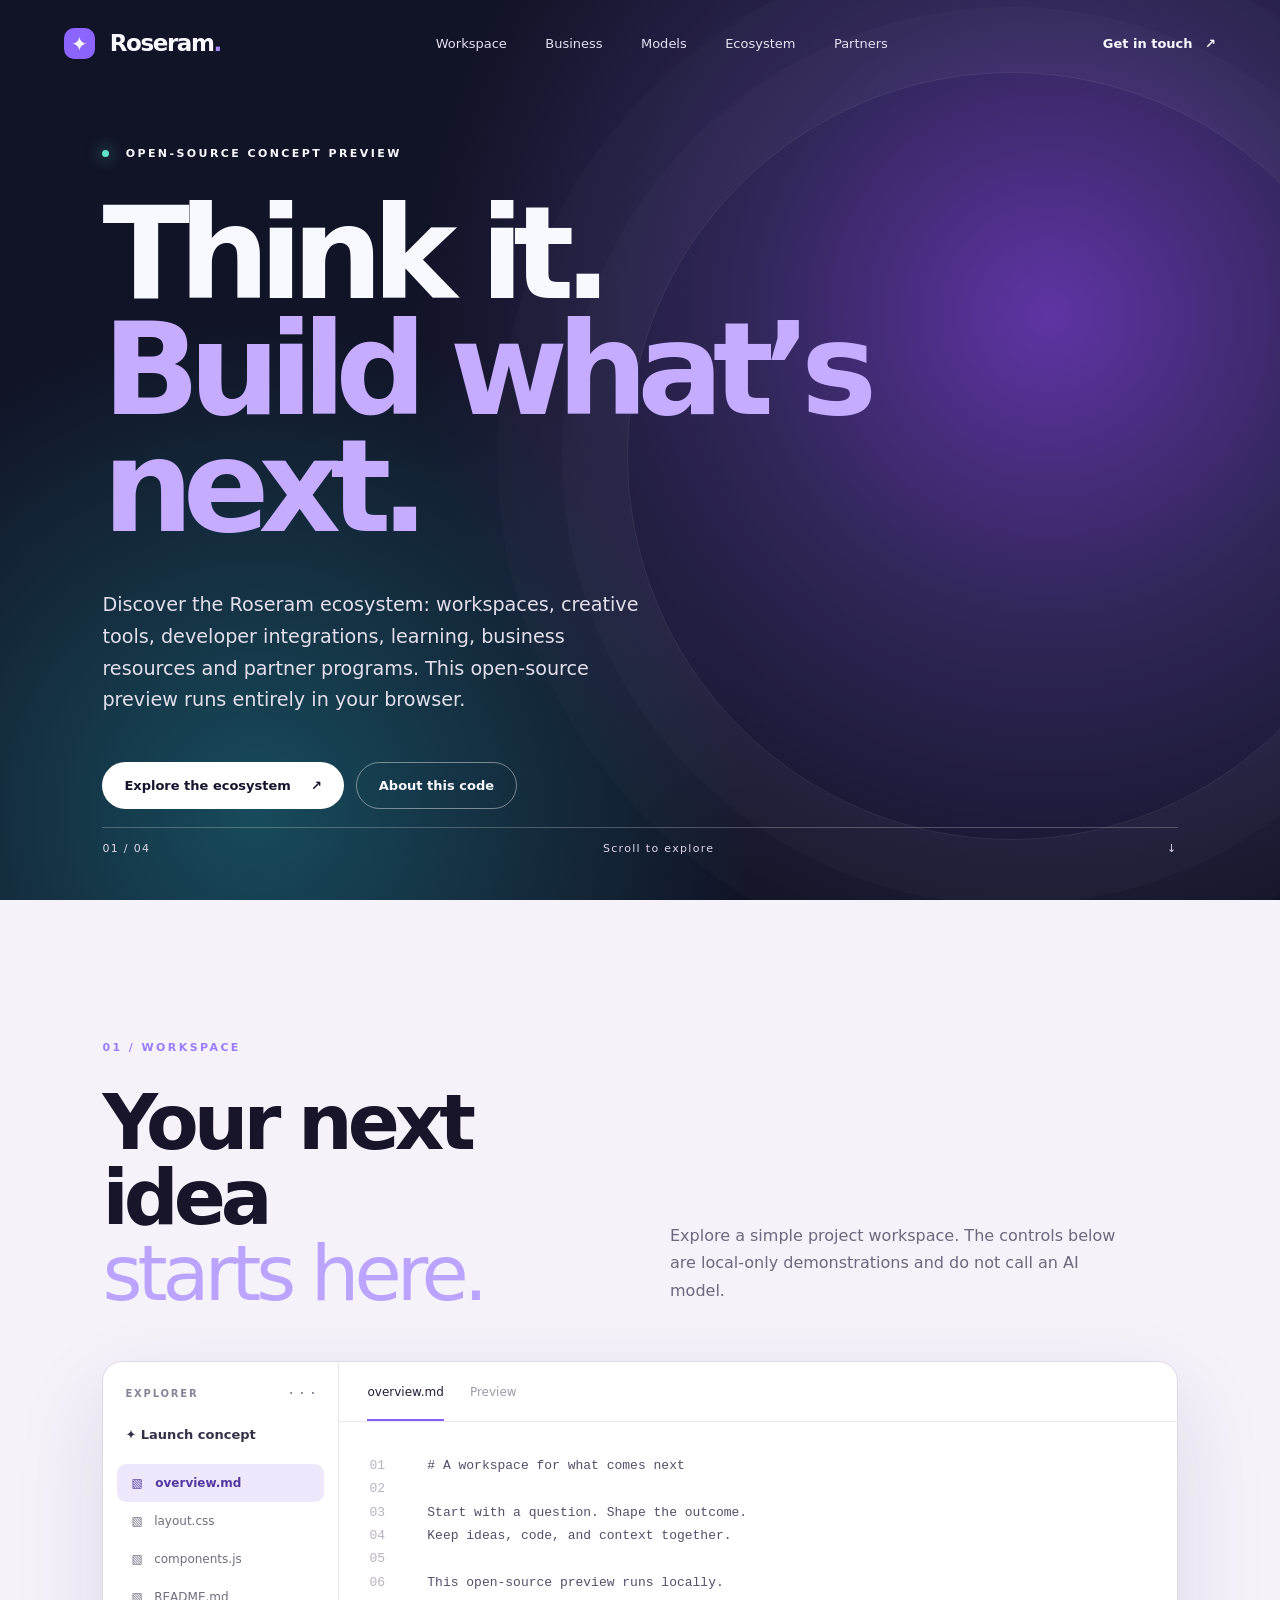
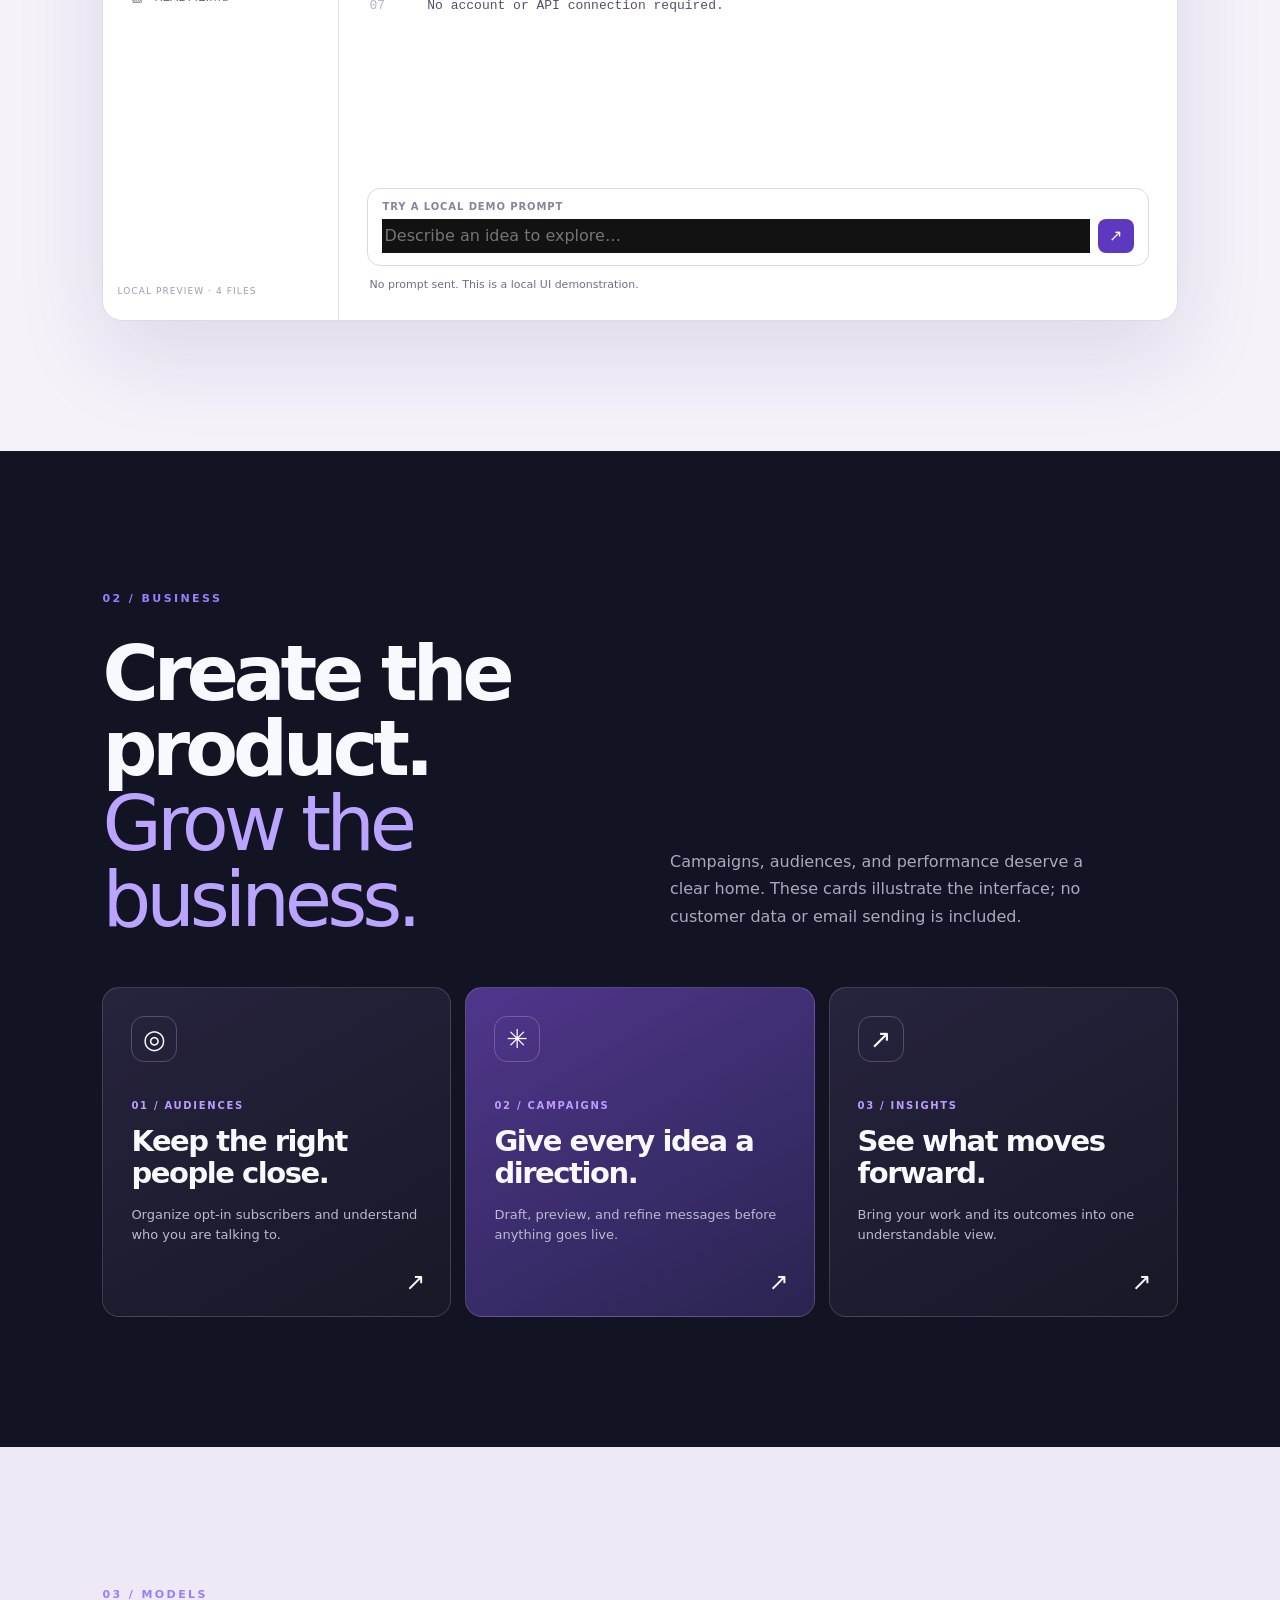
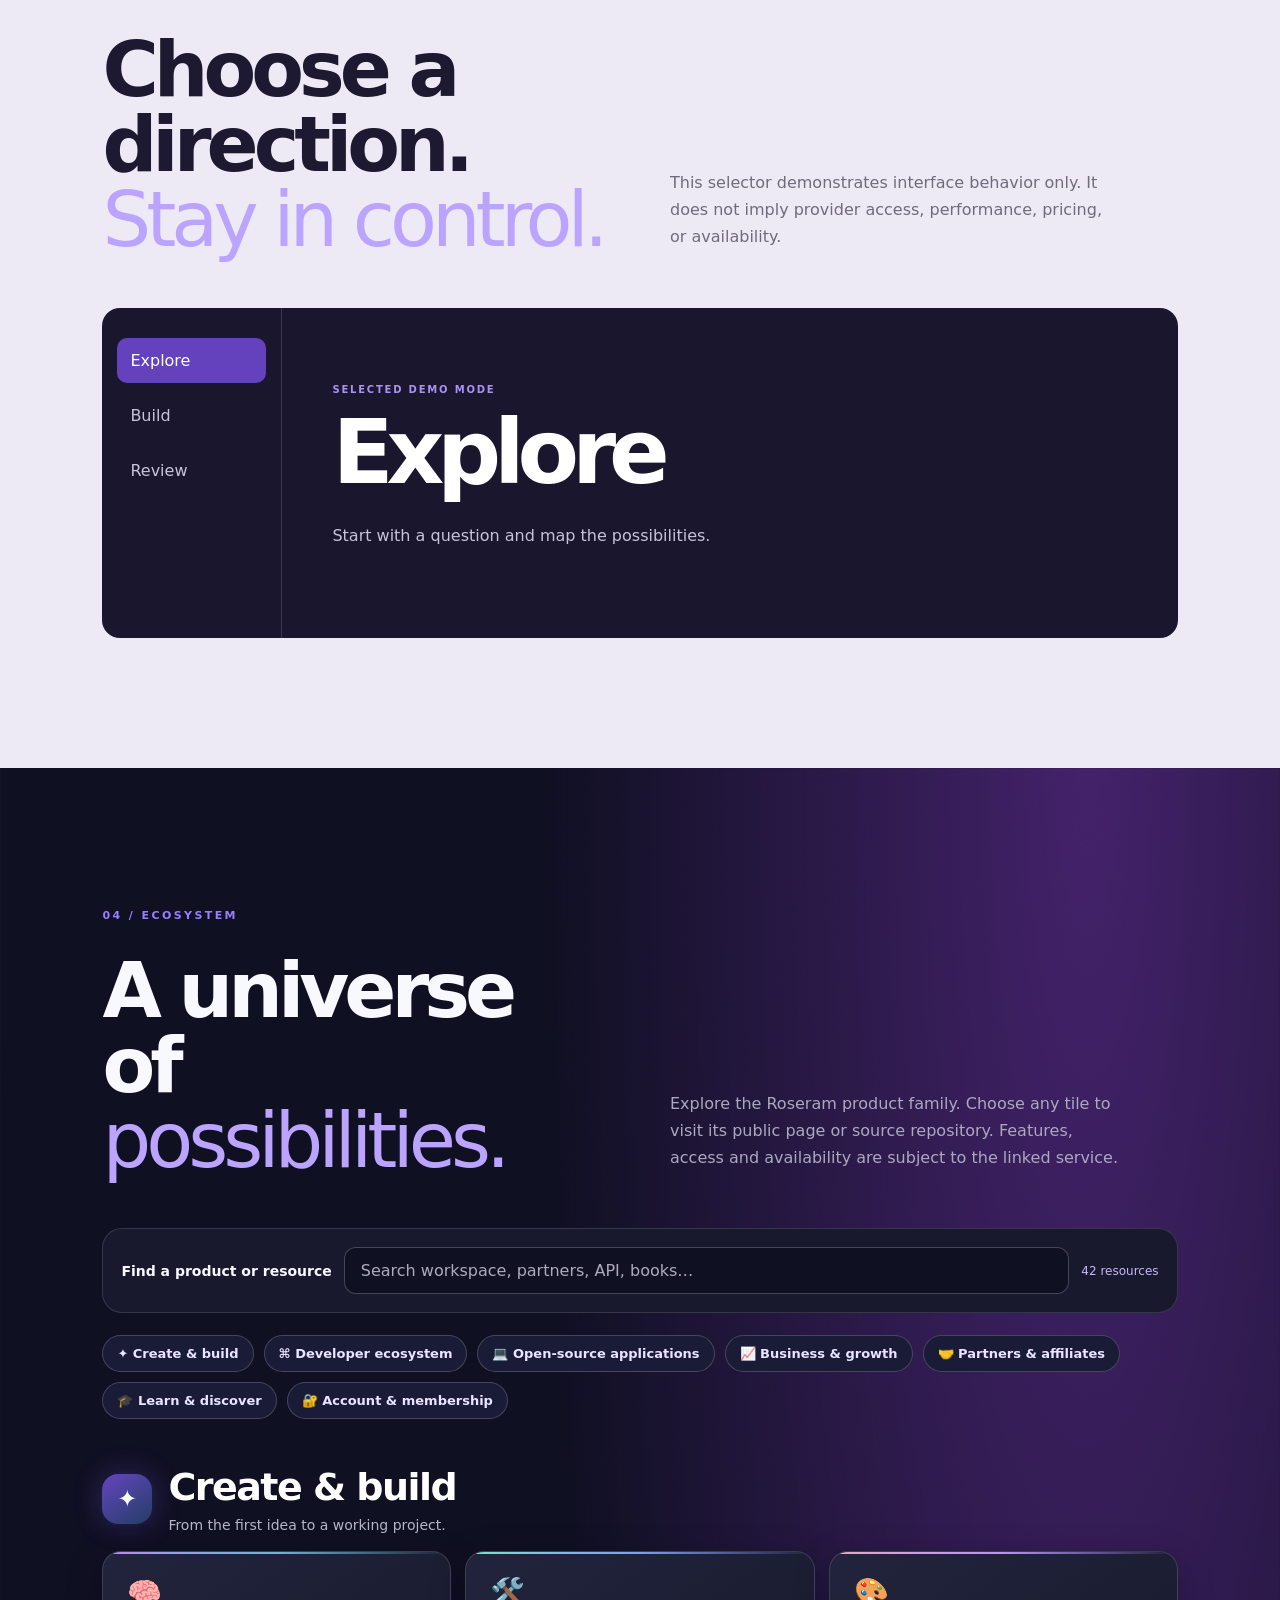
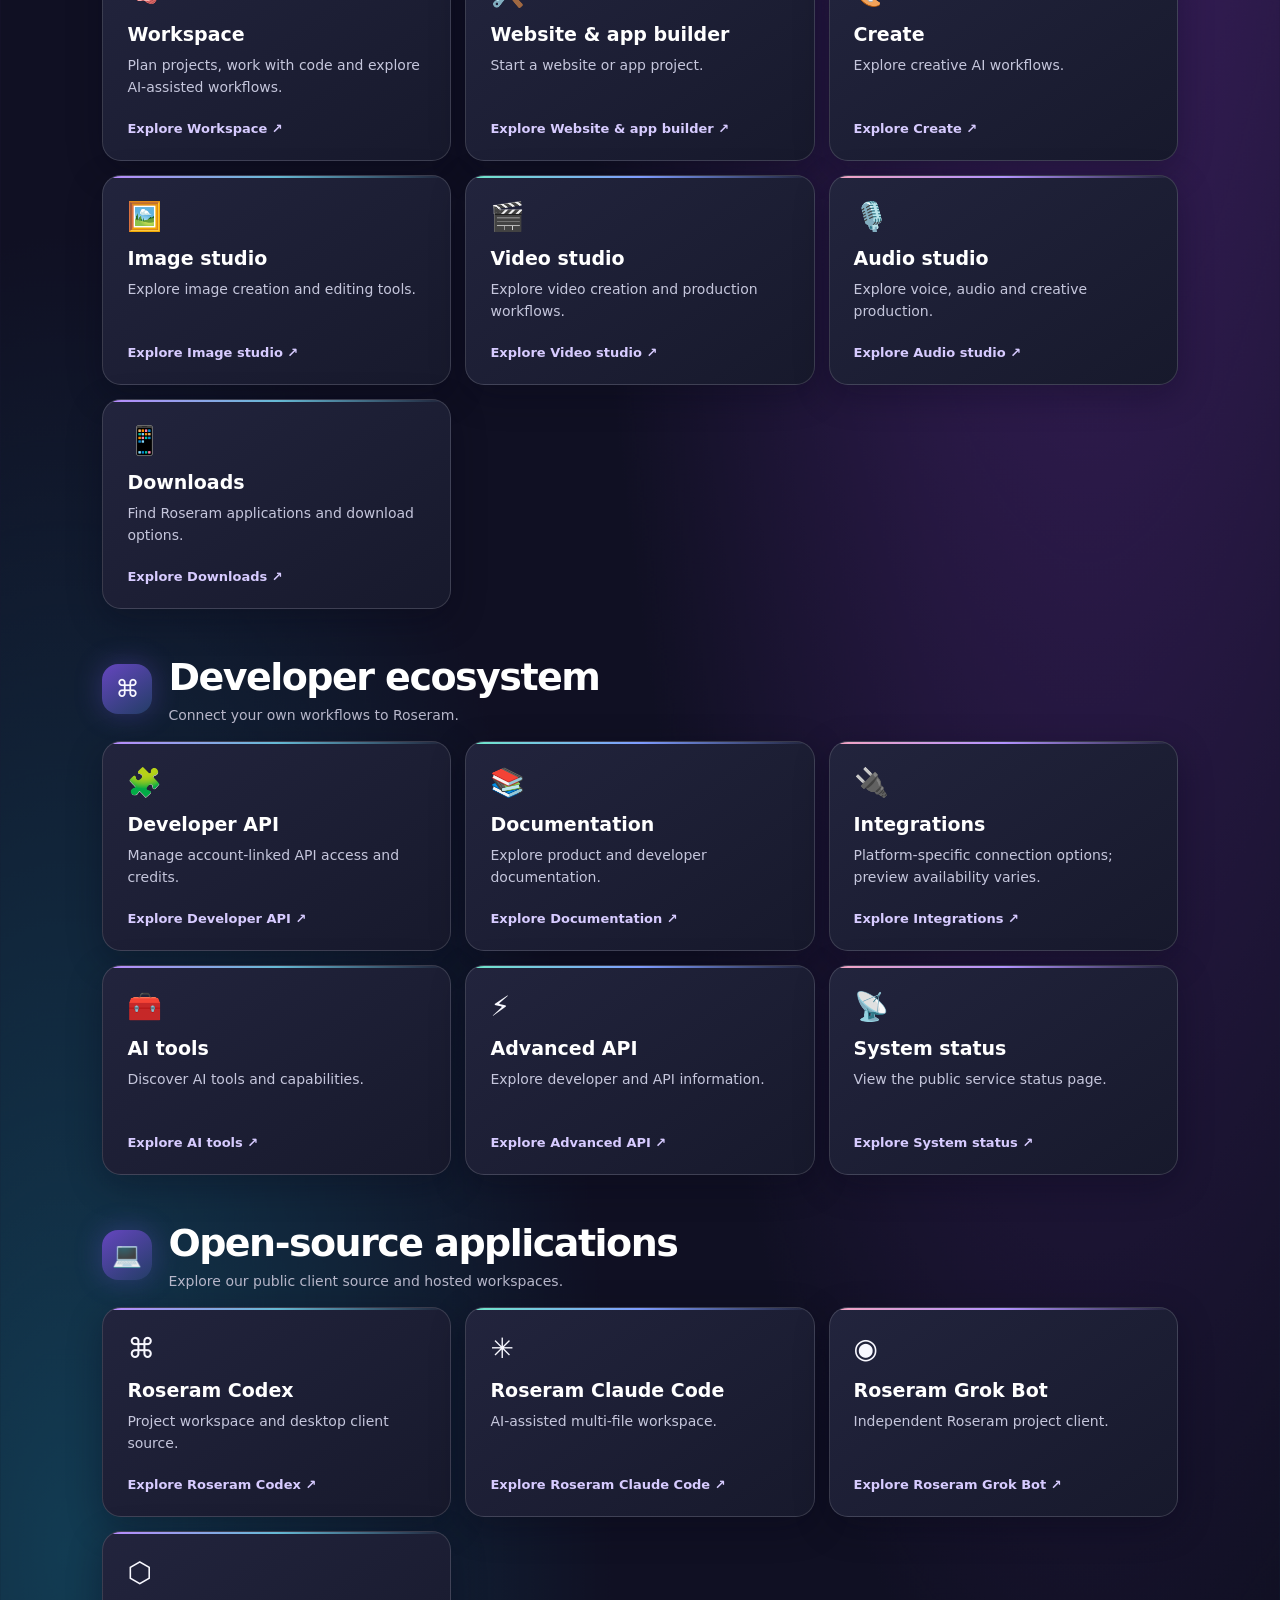
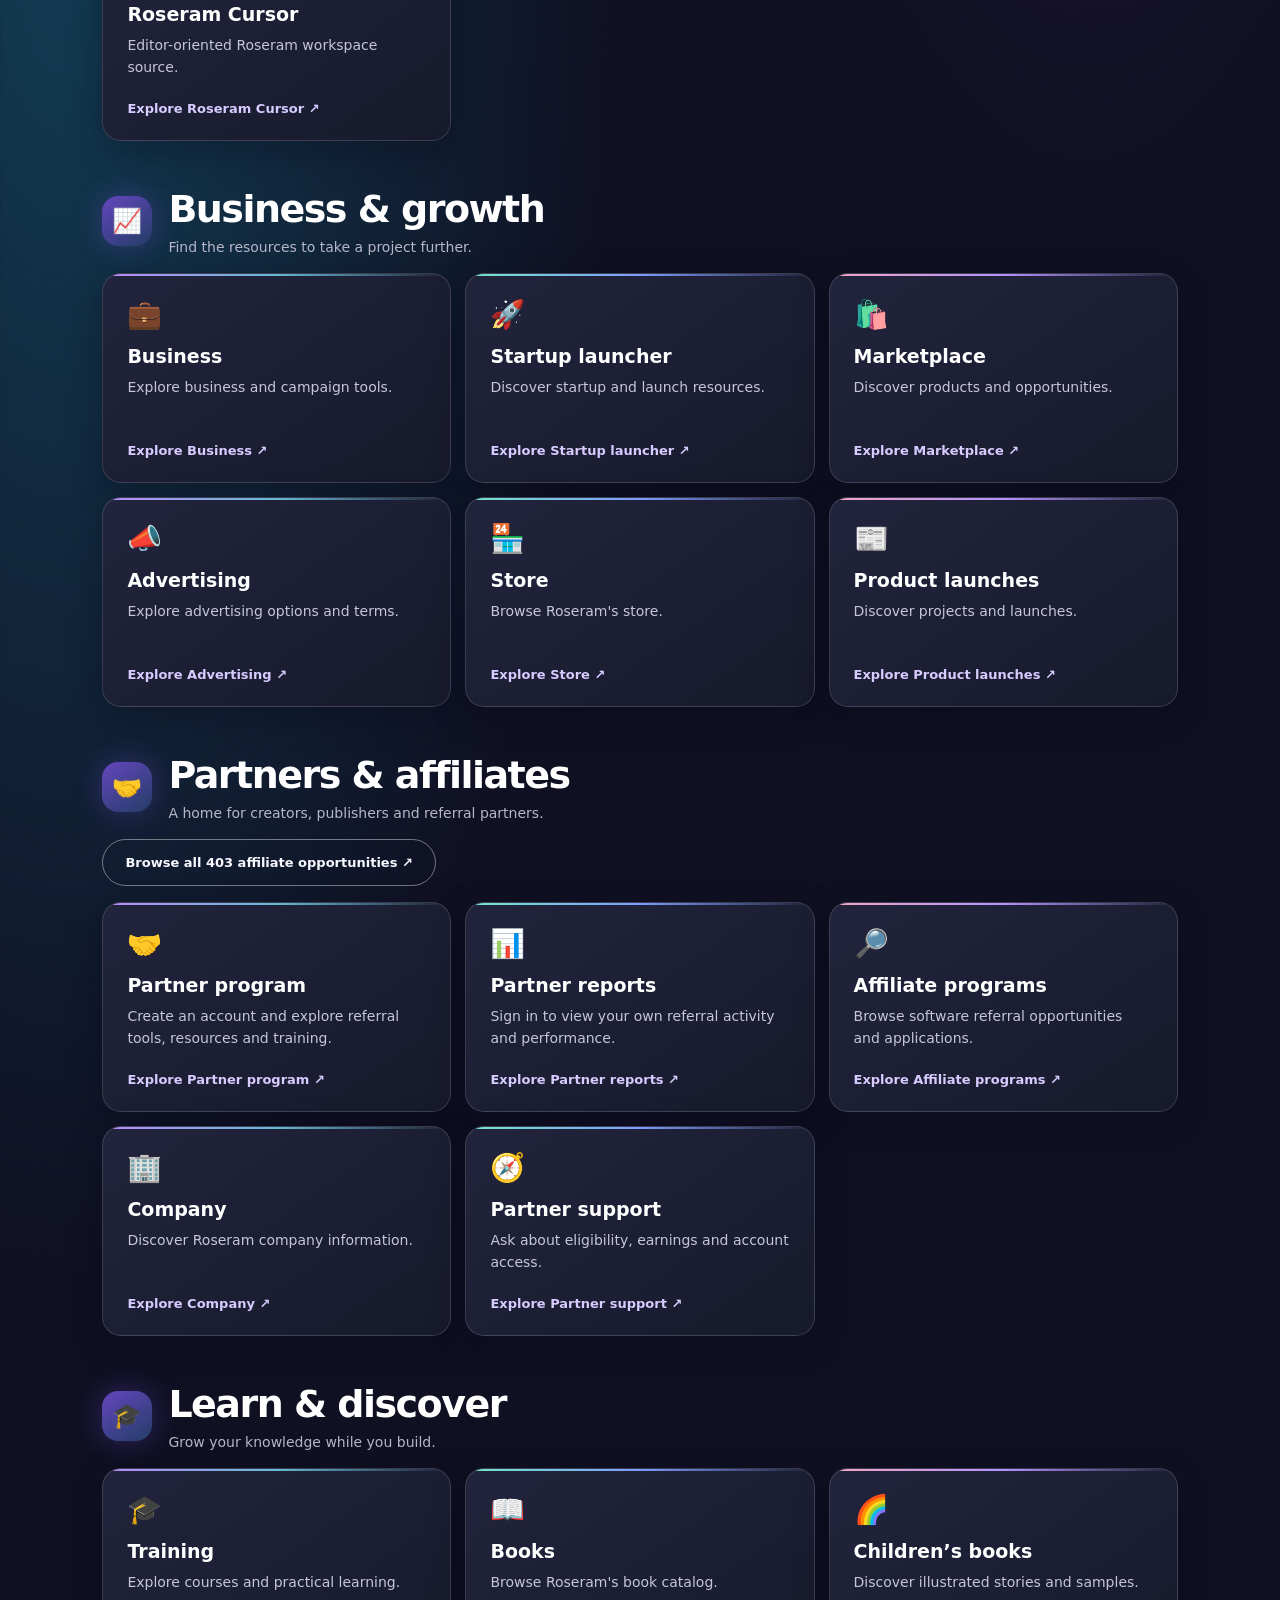
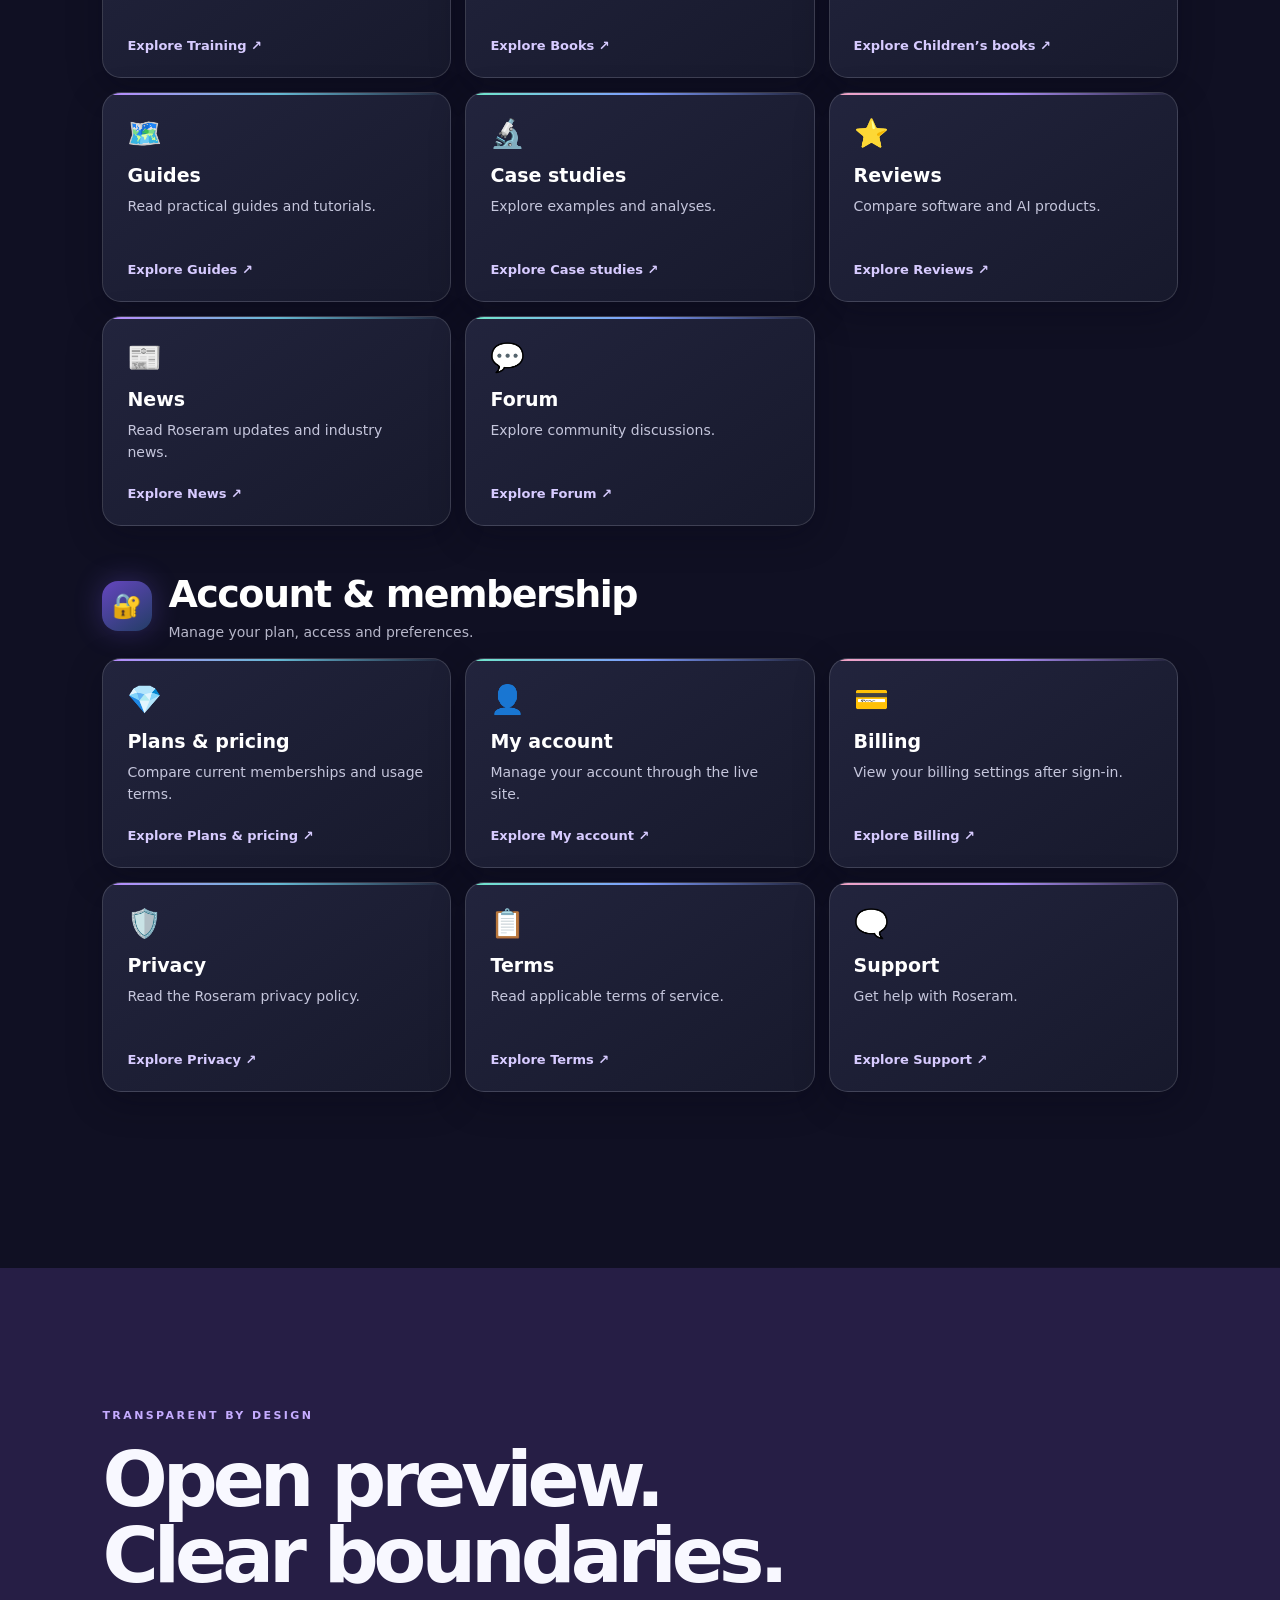
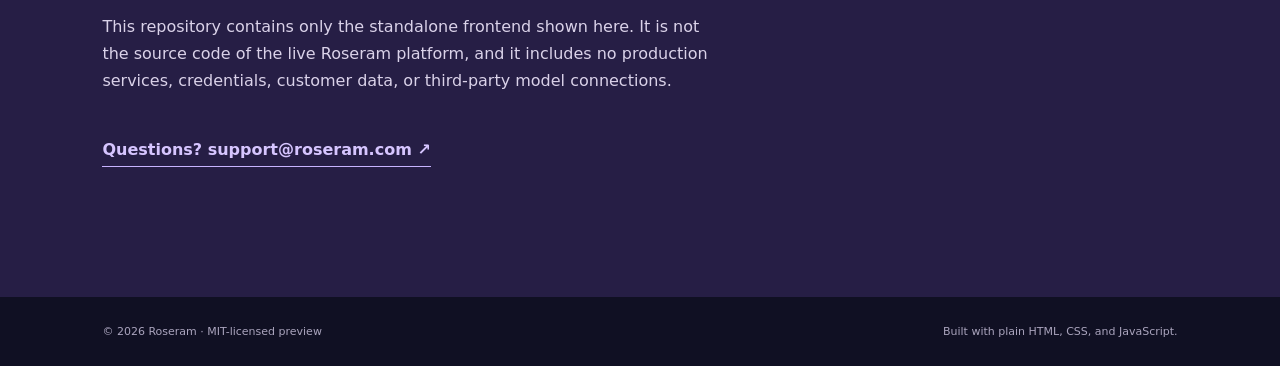
<file: index.html>
<!doctype html>
<html lang="en">
<head>
  <meta charset="utf-8">
  <meta name="viewport" content="width=device-width, initial-scale=1">
  <meta name="theme-color" content="#101023">
  <meta name="description" content="A standalone open-source preview of Roseram product concepts.">
  <title>Roseram · Open-source preview</title>
  <link rel="stylesheet" href="styles.css">
  <script src="script.js" defer></script>
</head>
<body>
  <a class="skip" href="#main">Skip to content</a>
  <header class="site-header">
    <a class="brand" href="#top" aria-label="Roseram preview home"><span class="brand-mark">✦</span> Roseram<span class="brand-dot">.</span></a>
    <nav aria-label="Preview sections"><a href="#workspace">Workspace</a><a href="#business">Business</a><a href="#models">Models</a><a href="#ecosystem">Ecosystem</a><a href="#partners">Partners</a></nav>
    <a class="header-link" href="mailto:support@roseram.com">Get in touch <span aria-hidden="true">↗</span></a>
  </header>

  <main id="main">
    <section id="top" class="hero">
      <div class="hero-glow" aria-hidden="true"></div>
      <p class="eyebrow"><span class="live-dot"></span> OPEN-SOURCE CONCEPT PREVIEW</p>
      <h1>Think it.<br><span>Build what’s next.</span></h1>
      <p class="hero-copy">Discover the Roseram ecosystem: workspaces, creative tools, developer integrations, learning, business resources and partner programs. This open-source preview runs entirely in your browser.</p>
      <div class="hero-actions"><a class="button button-primary" href="#ecosystem">Explore the ecosystem <span aria-hidden="true">↗</span></a><a class="button button-ghost" href="#about">About this code</a></div>
      <div class="hero-note"><span>01 / 04</span><span>Scroll to explore</span><span aria-hidden="true">↓</span></div>
    </section>

    <section id="workspace" class="section workspace-section" aria-labelledby="workspace-title">
      <div class="section-intro"><p class="eyebrow">01 / WORKSPACE</p><h2 id="workspace-title">Your next idea<br><em>starts here.</em></h2><p>Explore a simple project workspace. The controls below are local-only demonstrations and do not call an AI model.</p></div>
      <div class="workspace-shell">
        <aside class="file-panel" aria-label="Demo project files"><div class="panel-heading"><span>EXPLORER</span><span>· · ·</span></div><strong>✦ Launch concept</strong><ul><li class="selected">▧ &nbsp; overview.md</li><li>▧ &nbsp; layout.css</li><li>▧ &nbsp; components.js</li><li>▧ &nbsp; README.md</li></ul><div class="file-foot">LOCAL PREVIEW · 4 FILES</div></aside>
        <div class="editor-panel"><div class="editor-tabs"><span class="active">overview.md</span><span>Preview</span></div><div class="editor-body"><p class="code-line"><span>01</span> # A workspace for what comes next</p><p class="code-line"><span>02</span></p><p class="code-line"><span>03</span> Start with a question. Shape the outcome.</p><p class="code-line"><span>04</span> Keep ideas, code, and context together.</p><p class="code-line"><span>05</span></p><p class="code-line"><span>06</span> This open-source preview runs locally.</p><p class="code-line"><span>07</span> No account or API connection required.</p></div><form id="demo-form" class="prompt-form"><label for="demo-prompt">Try a local demo prompt</label><div><input id="demo-prompt" name="prompt" placeholder="Describe an idea to explore…" maxlength="160" required><button type="submit" aria-label="Run local demo">↗</button></div></form><p id="demo-output" class="demo-output" role="status" aria-live="polite">No prompt sent. This is a local UI demonstration.</p></div>
      </div>
    </section>

    <section id="business" class="section business-section" aria-labelledby="business-title"><div class="section-intro"><p class="eyebrow">02 / BUSINESS</p><h2 id="business-title">Create the product.<br><em>Grow the business.</em></h2><p>Campaigns, audiences, and performance deserve a clear home. These cards illustrate the interface; no customer data or email sending is included.</p></div><div class="business-grid"><article><span class="card-icon">◎</span><small>01 / AUDIENCES</small><h3>Keep the right people close.</h3><p>Organize opt-in subscribers and understand who you are talking to.</p><span class="card-arrow" aria-hidden="true">↗</span></article><article><span class="card-icon">✳</span><small>02 / CAMPAIGNS</small><h3>Give every idea a direction.</h3><p>Draft, preview, and refine messages before anything goes live.</p><span class="card-arrow" aria-hidden="true">↗</span></article><article><span class="card-icon">↗</span><small>03 / INSIGHTS</small><h3>See what moves forward.</h3><p>Bring your work and its outcomes into one understandable view.</p><span class="card-arrow" aria-hidden="true">↗</span></article></div></section>

    <section id="models" class="section models-section" aria-labelledby="models-title"><div class="section-intro"><p class="eyebrow">03 / MODELS</p><h2 id="models-title">Choose a direction.<br><em>Stay in control.</em></h2><p>This selector demonstrates interface behavior only. It does not imply provider access, performance, pricing, or availability.</p></div><div class="model-console"><div role="tablist" aria-label="Demo model categories" class="model-tabs"><button type="button" role="tab" aria-selected="true" data-model="Explore">Explore</button><button type="button" role="tab" aria-selected="false" data-model="Build">Build</button><button type="button" role="tab" aria-selected="false" data-model="Review">Review</button></div><div class="model-display"><span>SELECTED DEMO MODE</span><strong id="selected-model">Explore</strong><p id="model-description">Start with a question and map the possibilities.</p></div></div></section>

    <section id="ecosystem" class="section ecosystem-section" aria-labelledby="ecosystem-title"><div class="section-intro"><p class="eyebrow">04 / ECOSYSTEM</p><h2 id="ecosystem-title">A universe of<br><em>possibilities.</em></h2><p>Explore the Roseram product family. Choose any tile to visit its public page or source repository. Features, access and availability are subject to the linked service.</p></div><div class="showcase-toolbar"><label for="ecosystem-search">Find a product or resource</label><input id="ecosystem-search" type="search" placeholder="Search workspace, partners, API, books…"><span id="ecosystem-count" role="status">42 resources</span></div><nav class="showcase-nav" aria-label="Ecosystem sections"><a href="#build">✦ Create &amp; build</a><a href="#developer">⌘ Developer ecosystem</a><a href="#apps">💻 Open-source applications</a><a href="#growth">📈 Business &amp; growth</a><a href="#partners">🤝 Partners &amp; affiliates</a><a href="#learn">🎓 Learn &amp; discover</a><a href="#account">🔐 Account &amp; membership</a></nav><section id="build" class="showcase-group" data-group="build"><div class="showcase-heading"><span class="showcase-icon" aria-hidden="true">✦</span><div><h3>Create &amp; build</h3><p>From the first idea to a working project.</p></div></div><div class="showcase-grid"><article class="showcase-card" data-search="workspace plan projects, work with code and explore ai-assisted workflows. create &amp; build"><span class="tile-icon" aria-hidden="true">🧠</span><h4>Workspace</h4><p>Plan projects, work with code and explore AI-assisted workflows.</p><a href="https://roseram.com/workspace" target="_blank" rel="noopener noreferrer">Explore Workspace <span aria-hidden="true">↗</span></a></article><article class="showcase-card" data-search="website &amp; app builder start a website or app project. create &amp; build"><span class="tile-icon" aria-hidden="true">🛠️</span><h4>Website &amp; app builder</h4><p>Start a website or app project.</p><a href="https://roseram.com/builder" target="_blank" rel="noopener noreferrer">Explore Website &amp; app builder <span aria-hidden="true">↗</span></a></article><article class="showcase-card" data-search="create explore creative ai workflows. create &amp; build"><span class="tile-icon" aria-hidden="true">🎨</span><h4>Create</h4><p>Explore creative AI workflows.</p><a href="https://roseram.com/create" target="_blank" rel="noopener noreferrer">Explore Create <span aria-hidden="true">↗</span></a></article><article class="showcase-card" data-search="image studio explore image creation and editing tools. create &amp; build"><span class="tile-icon" aria-hidden="true">🖼️</span><h4>Image studio</h4><p>Explore image creation and editing tools.</p><a href="https://roseram.com/images" target="_blank" rel="noopener noreferrer">Explore Image studio <span aria-hidden="true">↗</span></a></article><article class="showcase-card" data-search="video studio explore video creation and production workflows. create &amp; build"><span class="tile-icon" aria-hidden="true">🎬</span><h4>Video studio</h4><p>Explore video creation and production workflows.</p><a href="https://roseram.com/video" target="_blank" rel="noopener noreferrer">Explore Video studio <span aria-hidden="true">↗</span></a></article><article class="showcase-card" data-search="audio studio explore voice, audio and creative production. create &amp; build"><span class="tile-icon" aria-hidden="true">🎙️</span><h4>Audio studio</h4><p>Explore voice, audio and creative production.</p><a href="https://roseram.com/audio" target="_blank" rel="noopener noreferrer">Explore Audio studio <span aria-hidden="true">↗</span></a></article><article class="showcase-card" data-search="downloads find roseram applications and download options. create &amp; build"><span class="tile-icon" aria-hidden="true">📱</span><h4>Downloads</h4><p>Find Roseram applications and download options.</p><a href="https://roseram.com/downloads" target="_blank" rel="noopener noreferrer">Explore Downloads <span aria-hidden="true">↗</span></a></article></div></section><section id="developer" class="showcase-group" data-group="developer"><div class="showcase-heading"><span class="showcase-icon" aria-hidden="true">⌘</span><div><h3>Developer ecosystem</h3><p>Connect your own workflows to Roseram.</p></div></div><div class="showcase-grid"><article class="showcase-card" data-search="developer api manage account-linked api access and credits. developer ecosystem"><span class="tile-icon" aria-hidden="true">🧩</span><h4>Developer API</h4><p>Manage account-linked API access and credits.</p><a href="https://roseram.com/developers" target="_blank" rel="noopener noreferrer">Explore Developer API <span aria-hidden="true">↗</span></a></article><article class="showcase-card" data-search="documentation explore product and developer documentation. developer ecosystem"><span class="tile-icon" aria-hidden="true">📚</span><h4>Documentation</h4><p>Explore product and developer documentation.</p><a href="https://roseram.com/docs" target="_blank" rel="noopener noreferrer">Explore Documentation <span aria-hidden="true">↗</span></a></article><article class="showcase-card" data-search="integrations platform-specific connection options; preview availability varies. developer ecosystem"><span class="tile-icon" aria-hidden="true">🔌</span><h4>Integrations</h4><p>Platform-specific connection options; preview availability varies.</p><a href="https://roseram.com/integrations" target="_blank" rel="noopener noreferrer">Explore Integrations <span aria-hidden="true">↗</span></a></article><article class="showcase-card" data-search="ai tools discover ai tools and capabilities. developer ecosystem"><span class="tile-icon" aria-hidden="true">🧰</span><h4>AI tools</h4><p>Discover AI tools and capabilities.</p><a href="https://roseram.com/ai-tools" target="_blank" rel="noopener noreferrer">Explore AI tools <span aria-hidden="true">↗</span></a></article><article class="showcase-card" data-search="advanced api explore developer and api information. developer ecosystem"><span class="tile-icon" aria-hidden="true">⚡</span><h4>Advanced API</h4><p>Explore developer and API information.</p><a href="https://roseram.com/advanced-api" target="_blank" rel="noopener noreferrer">Explore Advanced API <span aria-hidden="true">↗</span></a></article><article class="showcase-card" data-search="system status view the public service status page. developer ecosystem"><span class="tile-icon" aria-hidden="true">📡</span><h4>System status</h4><p>View the public service status page.</p><a href="https://roseram.com/status" target="_blank" rel="noopener noreferrer">Explore System status <span aria-hidden="true">↗</span></a></article></div></section><section id="apps" class="showcase-group" data-group="apps"><div class="showcase-heading"><span class="showcase-icon" aria-hidden="true">💻</span><div><h3>Open-source applications</h3><p>Explore our public client source and hosted workspaces.</p></div></div><div class="showcase-grid"><article class="showcase-card" data-search="roseram codex project workspace and desktop client source. open-source applications"><span class="tile-icon" aria-hidden="true">⌘</span><h4>Roseram Codex</h4><p>Project workspace and desktop client source.</p><a href="https://github.com/roseramintelligence/roseram-codex" target="_blank" rel="noopener noreferrer">Explore Roseram Codex <span aria-hidden="true">↗</span></a></article><article class="showcase-card" data-search="roseram claude code ai-assisted multi-file workspace. open-source applications"><span class="tile-icon" aria-hidden="true">✳</span><h4>Roseram Claude Code</h4><p>AI-assisted multi-file workspace.</p><a href="https://github.com/roseramintelligence/roseram-claude-code" target="_blank" rel="noopener noreferrer">Explore Roseram Claude Code <span aria-hidden="true">↗</span></a></article><article class="showcase-card" data-search="roseram grok bot independent roseram project client. open-source applications"><span class="tile-icon" aria-hidden="true">◉</span><h4>Roseram Grok Bot</h4><p>Independent Roseram project client.</p><a href="https://github.com/roseramintelligence/roseram-grok-bot" target="_blank" rel="noopener noreferrer">Explore Roseram Grok Bot <span aria-hidden="true">↗</span></a></article><article class="showcase-card" data-search="roseram cursor editor-oriented roseram workspace source. open-source applications"><span class="tile-icon" aria-hidden="true">⬡</span><h4>Roseram Cursor</h4><p>Editor-oriented Roseram workspace source.</p><a href="https://github.com/roseramintelligence/roseram-cursor" target="_blank" rel="noopener noreferrer">Explore Roseram Cursor <span aria-hidden="true">↗</span></a></article></div></section><section id="growth" class="showcase-group" data-group="growth"><div class="showcase-heading"><span class="showcase-icon" aria-hidden="true">📈</span><div><h3>Business &amp; growth</h3><p>Find the resources to take a project further.</p></div></div><div class="showcase-grid"><article class="showcase-card" data-search="business explore business and campaign tools. business &amp; growth"><span class="tile-icon" aria-hidden="true">💼</span><h4>Business</h4><p>Explore business and campaign tools.</p><a href="https://roseram.com/business" target="_blank" rel="noopener noreferrer">Explore Business <span aria-hidden="true">↗</span></a></article><article class="showcase-card" data-search="startup launcher discover startup and launch resources. business &amp; growth"><span class="tile-icon" aria-hidden="true">🚀</span><h4>Startup launcher</h4><p>Discover startup and launch resources.</p><a href="https://roseram.com/startup-launcher" target="_blank" rel="noopener noreferrer">Explore Startup launcher <span aria-hidden="true">↗</span></a></article><article class="showcase-card" data-search="marketplace discover products and opportunities. business &amp; growth"><span class="tile-icon" aria-hidden="true">🛍️</span><h4>Marketplace</h4><p>Discover products and opportunities.</p><a href="https://roseram.com/marketplace" target="_blank" rel="noopener noreferrer">Explore Marketplace <span aria-hidden="true">↗</span></a></article><article class="showcase-card" data-search="advertising explore advertising options and terms. business &amp; growth"><span class="tile-icon" aria-hidden="true">📣</span><h4>Advertising</h4><p>Explore advertising options and terms.</p><a href="https://roseram.com/advertising" target="_blank" rel="noopener noreferrer">Explore Advertising <span aria-hidden="true">↗</span></a></article><article class="showcase-card" data-search="store browse roseram's store. business &amp; growth"><span class="tile-icon" aria-hidden="true">🏪</span><h4>Store</h4><p>Browse Roseram's store.</p><a href="https://roseram.com/store" target="_blank" rel="noopener noreferrer">Explore Store <span aria-hidden="true">↗</span></a></article><article class="showcase-card" data-search="product launches discover projects and launches. business &amp; growth"><span class="tile-icon" aria-hidden="true">📰</span><h4>Product launches</h4><p>Discover projects and launches.</p><a href="https://roseram.com/product-launches" target="_blank" rel="noopener noreferrer">Explore Product launches <span aria-hidden="true">↗</span></a></article></div></section><section id="partners" class="showcase-group" data-group="partners"><div class="showcase-heading"><span class="showcase-icon" aria-hidden="true">🤝</span><div><h3>Partners &amp; affiliates</h3><p>A home for creators, publishers and referral partners.</p></div></div><p><a class="button button-ghost" href="affiliate-catalog.html">Browse all 403 affiliate opportunities ↗</a></p><div class="showcase-grid"><article class="showcase-card" data-search="partner program create an account and explore referral tools, resources and training. partners &amp; affiliates"><span class="tile-icon" aria-hidden="true">🤝</span><h4>Partner program</h4><p>Create an account and explore referral tools, resources and training.</p><a href="https://roseram.com/partners" target="_blank" rel="noopener noreferrer">Explore Partner program <span aria-hidden="true">↗</span></a></article><article class="showcase-card" data-search="partner reports sign in to view your own referral activity and performance. partners &amp; affiliates"><span class="tile-icon" aria-hidden="true">📊</span><h4>Partner reports</h4><p>Sign in to view your own referral activity and performance.</p><a href="https://roseram.com/partners/reports" target="_blank" rel="noopener noreferrer">Explore Partner reports <span aria-hidden="true">↗</span></a></article><article class="showcase-card" data-search="affiliate programs browse software referral opportunities and applications. partners &amp; affiliates"><span class="tile-icon" aria-hidden="true">🔎</span><h4>Affiliate programs</h4><p>Browse software referral opportunities and applications.</p><a href="https://roseram.com/affiliate-programs" target="_blank" rel="noopener noreferrer">Explore Affiliate programs <span aria-hidden="true">↗</span></a></article><article class="showcase-card" data-search="company discover roseram company information. partners &amp; affiliates"><span class="tile-icon" aria-hidden="true">🏢</span><h4>Company</h4><p>Discover Roseram company information.</p><a href="https://roseram.com/company" target="_blank" rel="noopener noreferrer">Explore Company <span aria-hidden="true">↗</span></a></article><article class="showcase-card" data-search="partner support ask about eligibility, earnings and account access. partners &amp; affiliates"><span class="tile-icon" aria-hidden="true">🧭</span><h4>Partner support</h4><p>Ask about eligibility, earnings and account access.</p><a href="https://roseram.com/support" target="_blank" rel="noopener noreferrer">Explore Partner support <span aria-hidden="true">↗</span></a></article></div></section><section id="learn" class="showcase-group" data-group="learn"><div class="showcase-heading"><span class="showcase-icon" aria-hidden="true">🎓</span><div><h3>Learn &amp; discover</h3><p>Grow your knowledge while you build.</p></div></div><div class="showcase-grid"><article class="showcase-card" data-search="training explore courses and practical learning. learn &amp; discover"><span class="tile-icon" aria-hidden="true">🎓</span><h4>Training</h4><p>Explore courses and practical learning.</p><a href="https://roseram.com/training" target="_blank" rel="noopener noreferrer">Explore Training <span aria-hidden="true">↗</span></a></article><article class="showcase-card" data-search="books browse roseram's book catalog. learn &amp; discover"><span class="tile-icon" aria-hidden="true">📖</span><h4>Books</h4><p>Browse Roseram's book catalog.</p><a href="https://roseram.com/books" target="_blank" rel="noopener noreferrer">Explore Books <span aria-hidden="true">↗</span></a></article><article class="showcase-card" data-search="children’s books discover illustrated stories and samples. learn &amp; discover"><span class="tile-icon" aria-hidden="true">🌈</span><h4>Children’s books</h4><p>Discover illustrated stories and samples.</p><a href="https://roseram.com/books/children" target="_blank" rel="noopener noreferrer">Explore Children’s books <span aria-hidden="true">↗</span></a></article><article class="showcase-card" data-search="guides read practical guides and tutorials. learn &amp; discover"><span class="tile-icon" aria-hidden="true">🗺️</span><h4>Guides</h4><p>Read practical guides and tutorials.</p><a href="https://roseram.com/guides" target="_blank" rel="noopener noreferrer">Explore Guides <span aria-hidden="true">↗</span></a></article><article class="showcase-card" data-search="case studies explore examples and analyses. learn &amp; discover"><span class="tile-icon" aria-hidden="true">🔬</span><h4>Case studies</h4><p>Explore examples and analyses.</p><a href="https://roseram.com/case-studies" target="_blank" rel="noopener noreferrer">Explore Case studies <span aria-hidden="true">↗</span></a></article><article class="showcase-card" data-search="reviews compare software and ai products. learn &amp; discover"><span class="tile-icon" aria-hidden="true">⭐</span><h4>Reviews</h4><p>Compare software and AI products.</p><a href="https://roseram.com/reviews" target="_blank" rel="noopener noreferrer">Explore Reviews <span aria-hidden="true">↗</span></a></article><article class="showcase-card" data-search="news read roseram updates and industry news. learn &amp; discover"><span class="tile-icon" aria-hidden="true">📰</span><h4>News</h4><p>Read Roseram updates and industry news.</p><a href="https://roseram.com/news" target="_blank" rel="noopener noreferrer">Explore News <span aria-hidden="true">↗</span></a></article><article class="showcase-card" data-search="forum explore community discussions. learn &amp; discover"><span class="tile-icon" aria-hidden="true">💬</span><h4>Forum</h4><p>Explore community discussions.</p><a href="https://roseram.com/forum" target="_blank" rel="noopener noreferrer">Explore Forum <span aria-hidden="true">↗</span></a></article></div></section><section id="account" class="showcase-group" data-group="account"><div class="showcase-heading"><span class="showcase-icon" aria-hidden="true">🔐</span><div><h3>Account &amp; membership</h3><p>Manage your plan, access and preferences.</p></div></div><div class="showcase-grid"><article class="showcase-card" data-search="plans &amp; pricing compare current memberships and usage terms. account &amp; membership"><span class="tile-icon" aria-hidden="true">💎</span><h4>Plans &amp; pricing</h4><p>Compare current memberships and usage terms.</p><a href="https://roseram.com/plans" target="_blank" rel="noopener noreferrer">Explore Plans &amp; pricing <span aria-hidden="true">↗</span></a></article><article class="showcase-card" data-search="my account manage your account through the live site. account &amp; membership"><span class="tile-icon" aria-hidden="true">👤</span><h4>My account</h4><p>Manage your account through the live site.</p><a href="https://roseram.com/account" target="_blank" rel="noopener noreferrer">Explore My account <span aria-hidden="true">↗</span></a></article><article class="showcase-card" data-search="billing view your billing settings after sign-in. account &amp; membership"><span class="tile-icon" aria-hidden="true">💳</span><h4>Billing</h4><p>View your billing settings after sign-in.</p><a href="https://roseram.com/billing" target="_blank" rel="noopener noreferrer">Explore Billing <span aria-hidden="true">↗</span></a></article><article class="showcase-card" data-search="privacy read the roseram privacy policy. account &amp; membership"><span class="tile-icon" aria-hidden="true">🛡️</span><h4>Privacy</h4><p>Read the Roseram privacy policy.</p><a href="https://roseram.com/privacy" target="_blank" rel="noopener noreferrer">Explore Privacy <span aria-hidden="true">↗</span></a></article><article class="showcase-card" data-search="terms read applicable terms of service. account &amp; membership"><span class="tile-icon" aria-hidden="true">📋</span><h4>Terms</h4><p>Read applicable terms of service.</p><a href="https://roseram.com/terms" target="_blank" rel="noopener noreferrer">Explore Terms <span aria-hidden="true">↗</span></a></article><article class="showcase-card" data-search="support get help with roseram. account &amp; membership"><span class="tile-icon" aria-hidden="true">🗨️</span><h4>Support</h4><p>Get help with Roseram.</p><a href="https://roseram.com/support" target="_blank" rel="noopener noreferrer">Explore Support <span aria-hidden="true">↗</span></a></article></div></section><p id="ecosystem-empty" hidden>No matching resources. Try another search.</p></section>
    <section id="about" class="about-section"><p class="eyebrow">TRANSPARENT BY DESIGN</p><h2>Open preview.<br>Clear boundaries.</h2><p>This repository contains only the standalone frontend shown here. It is not the source code of the live Roseram platform, and it includes no production services, credentials, customer data, or third-party model connections.</p><a href="mailto:support@roseram.com">Questions? support@roseram.com <span aria-hidden="true">↗</span></a></section>
  </main>
  <footer><span>© 2026 Roseram · MIT-licensed preview</span><span>Built with plain HTML, CSS, and JavaScript.</span></footer>
</body>
</html>
</file>
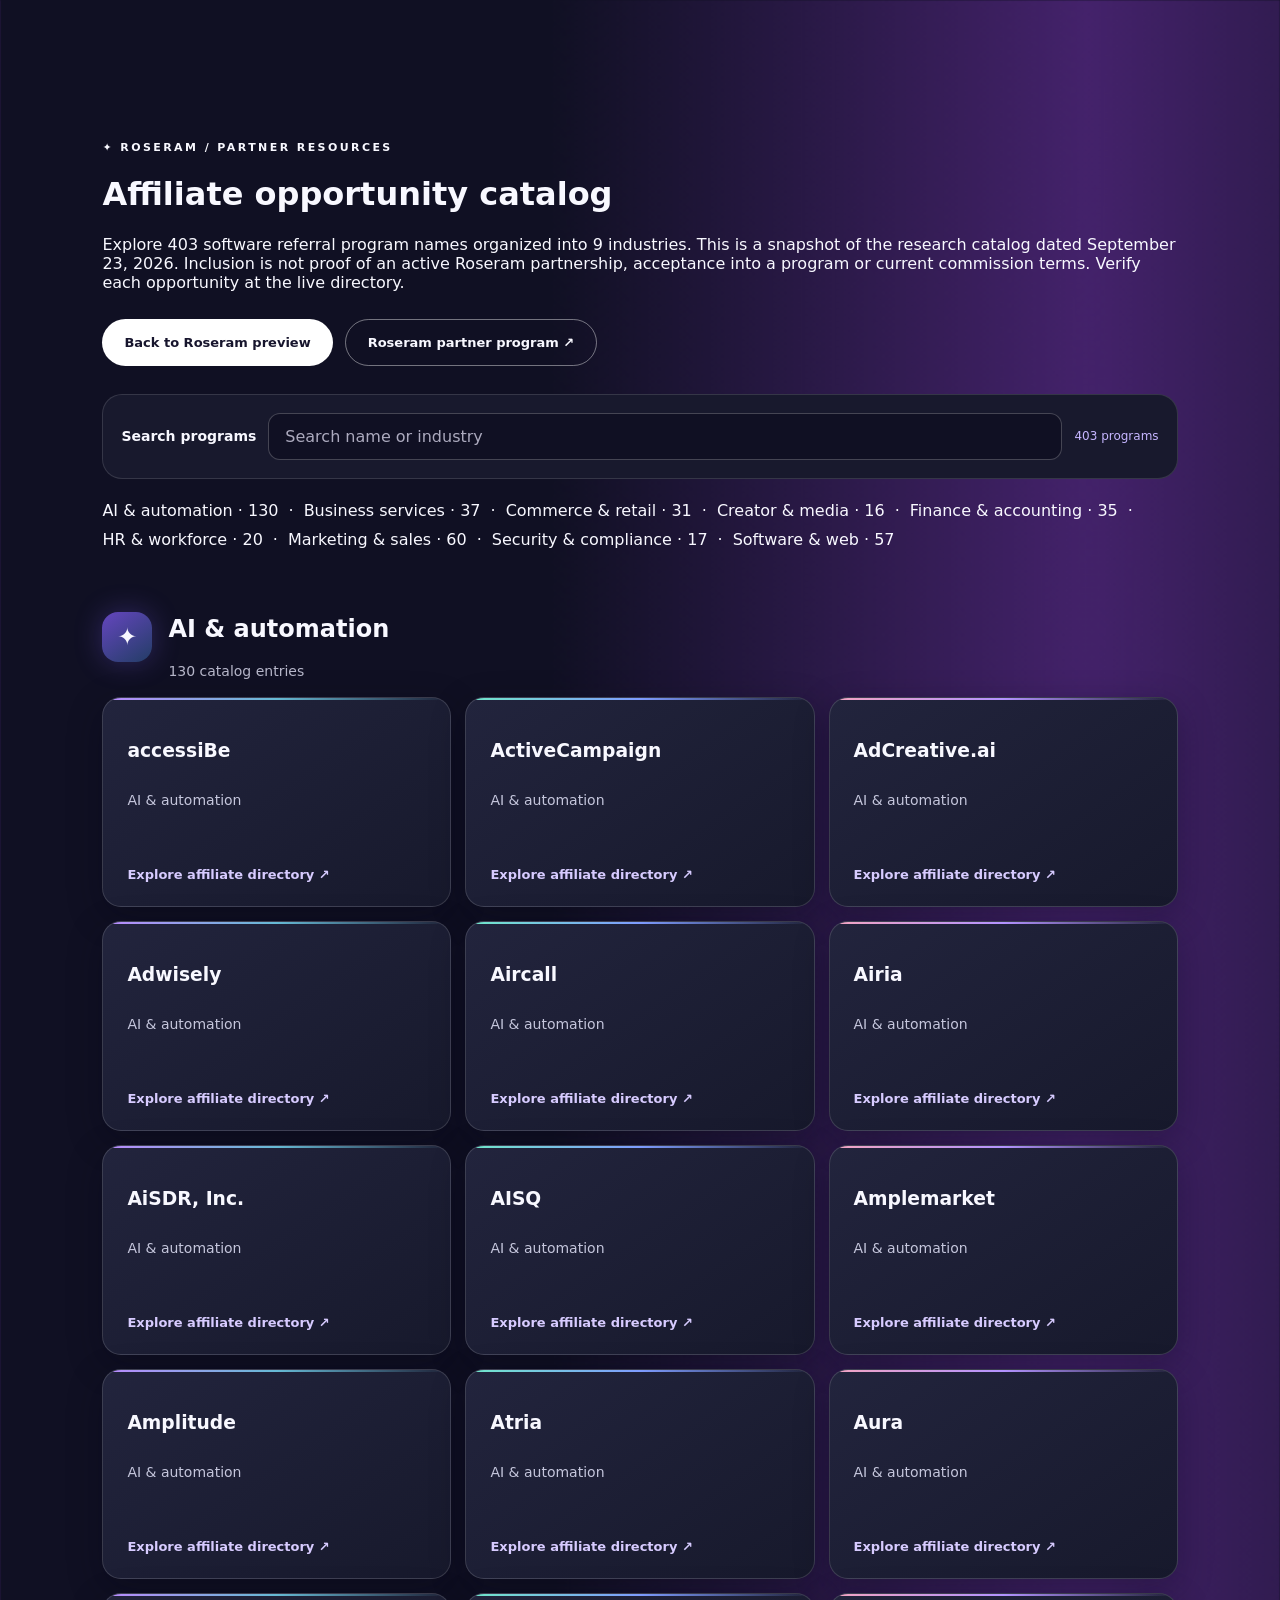
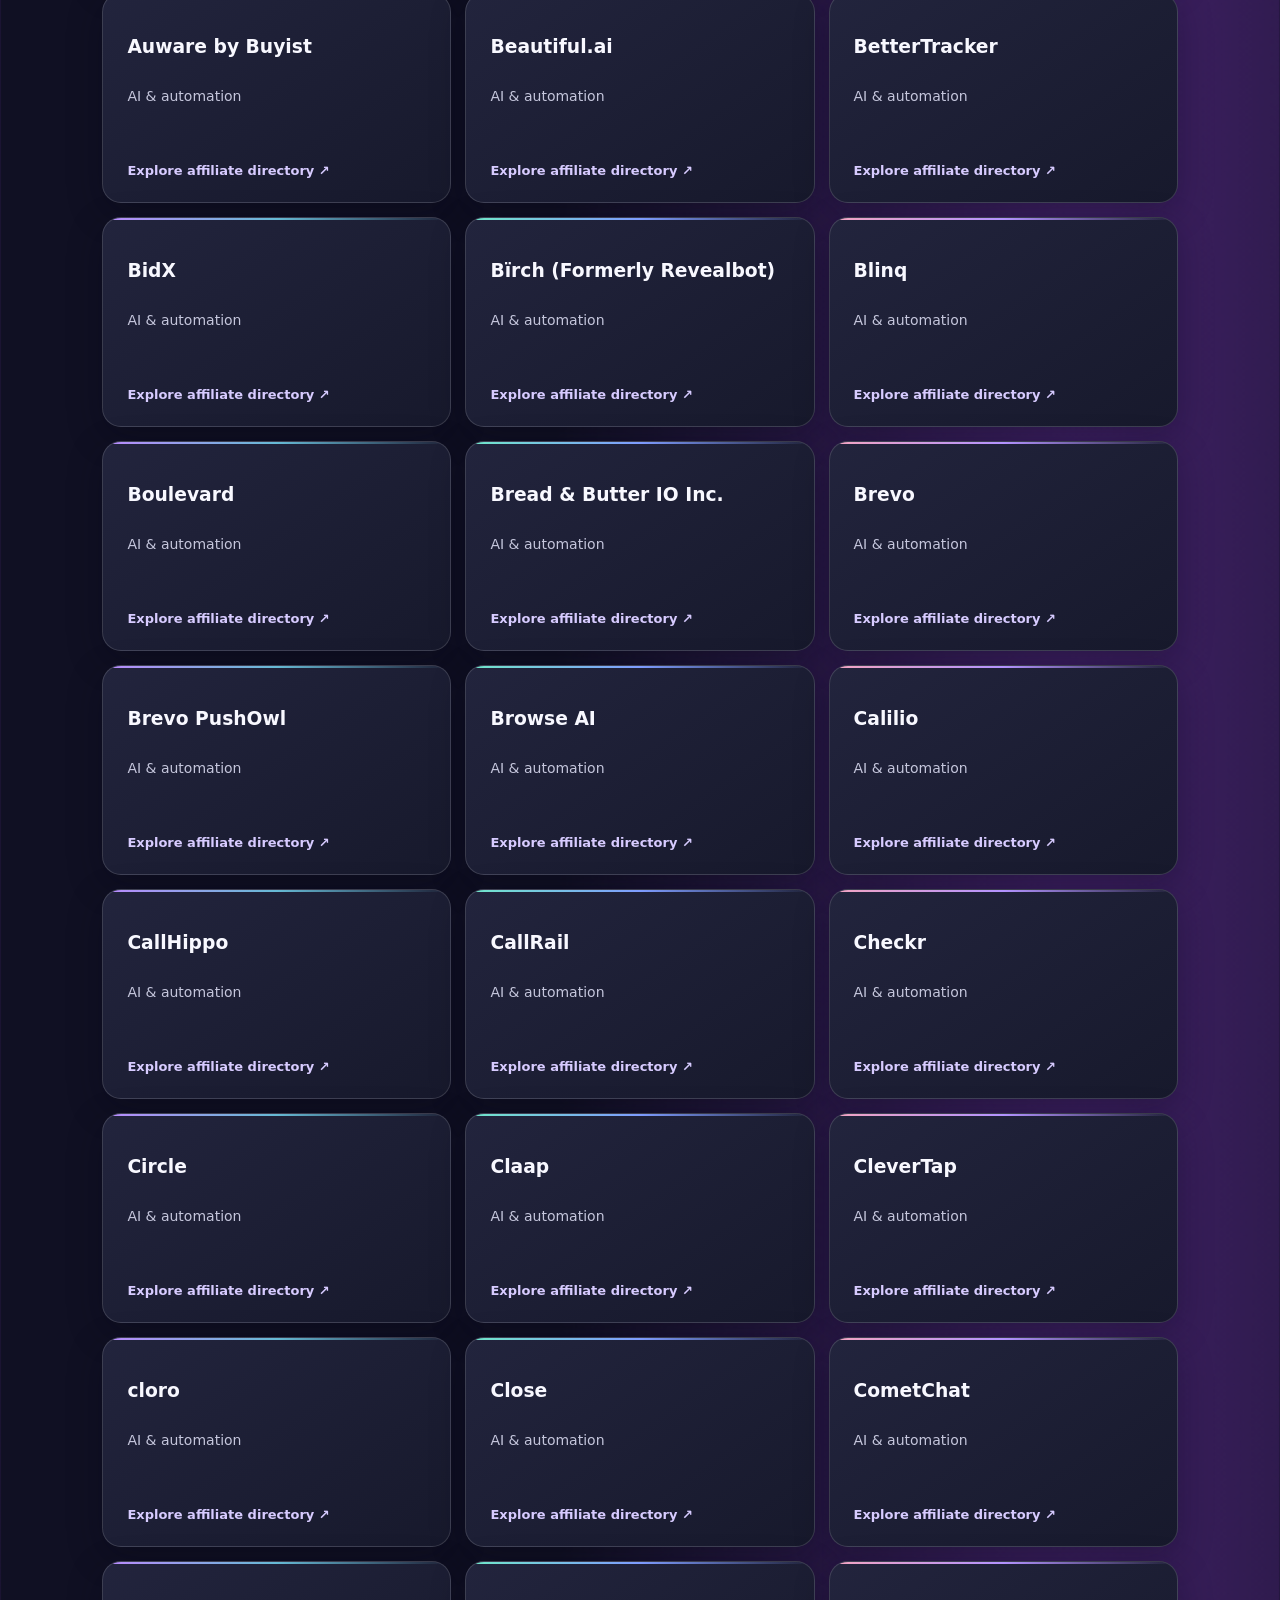
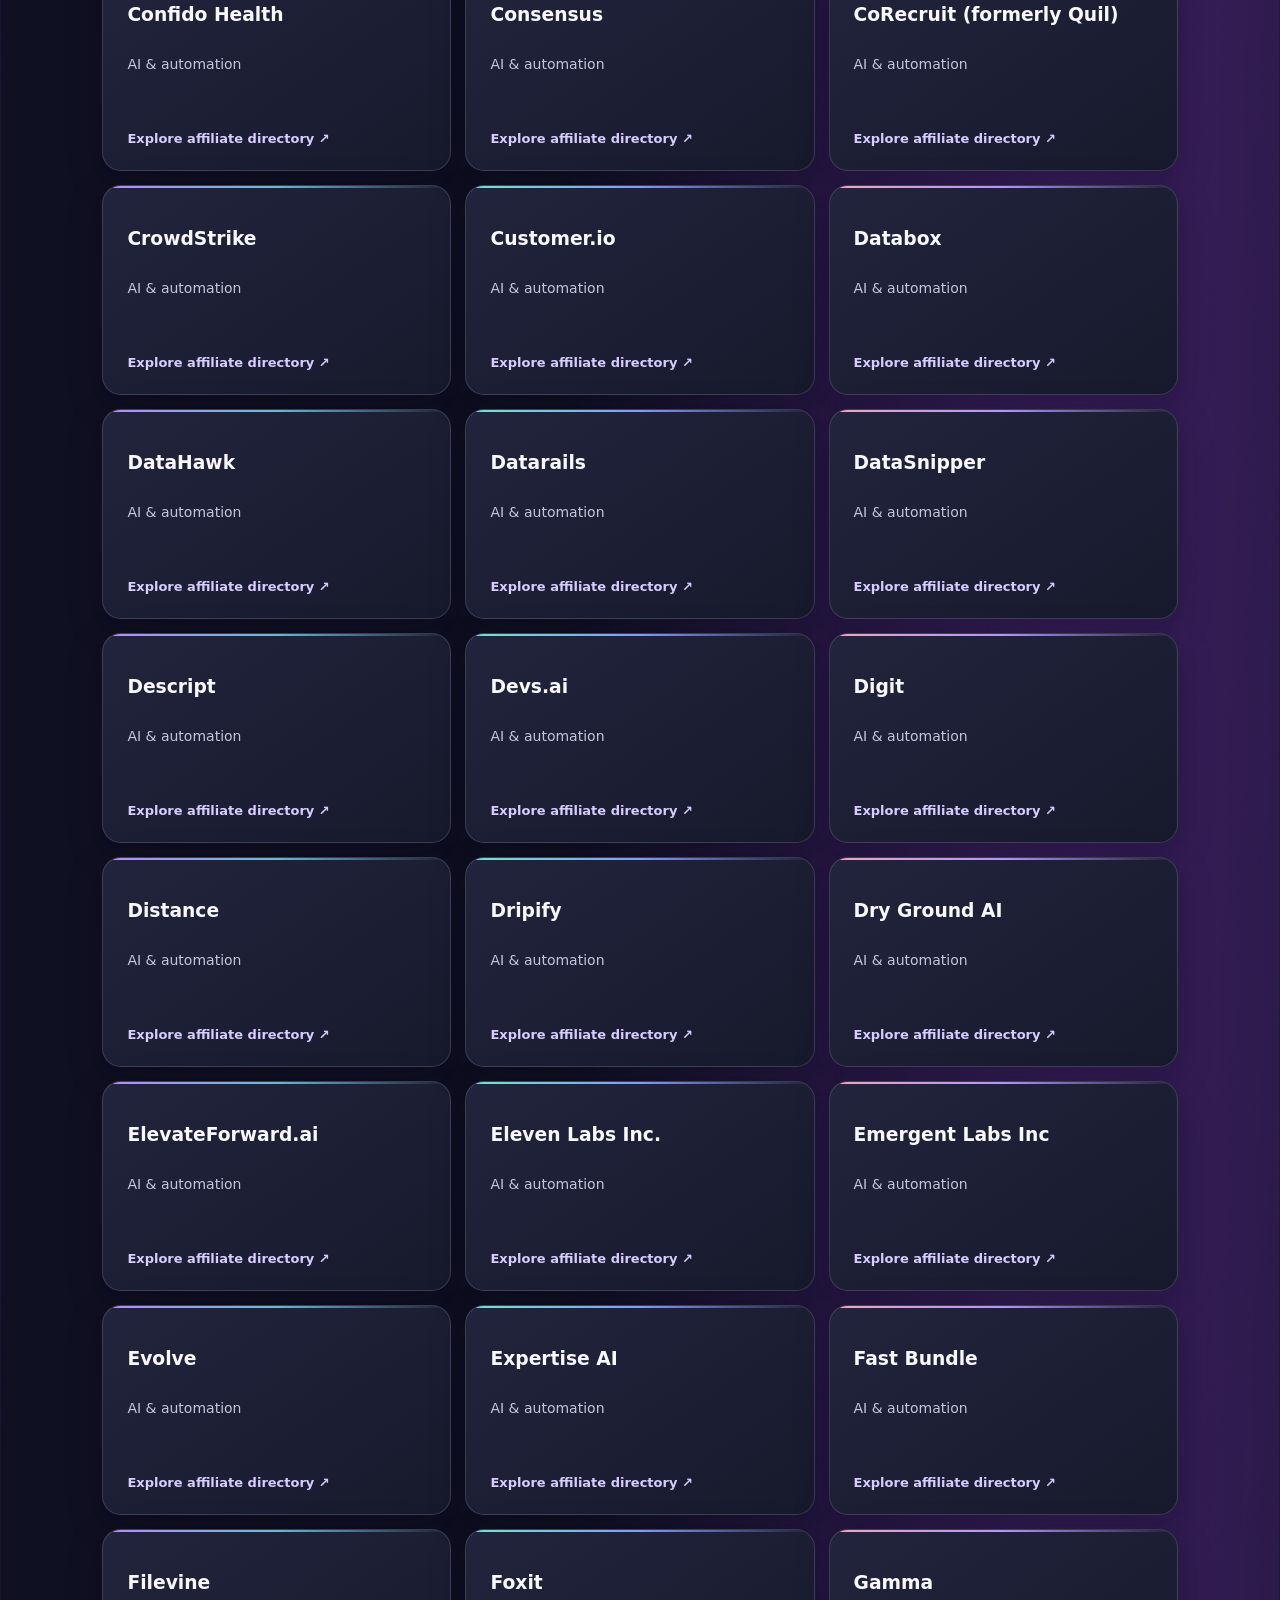
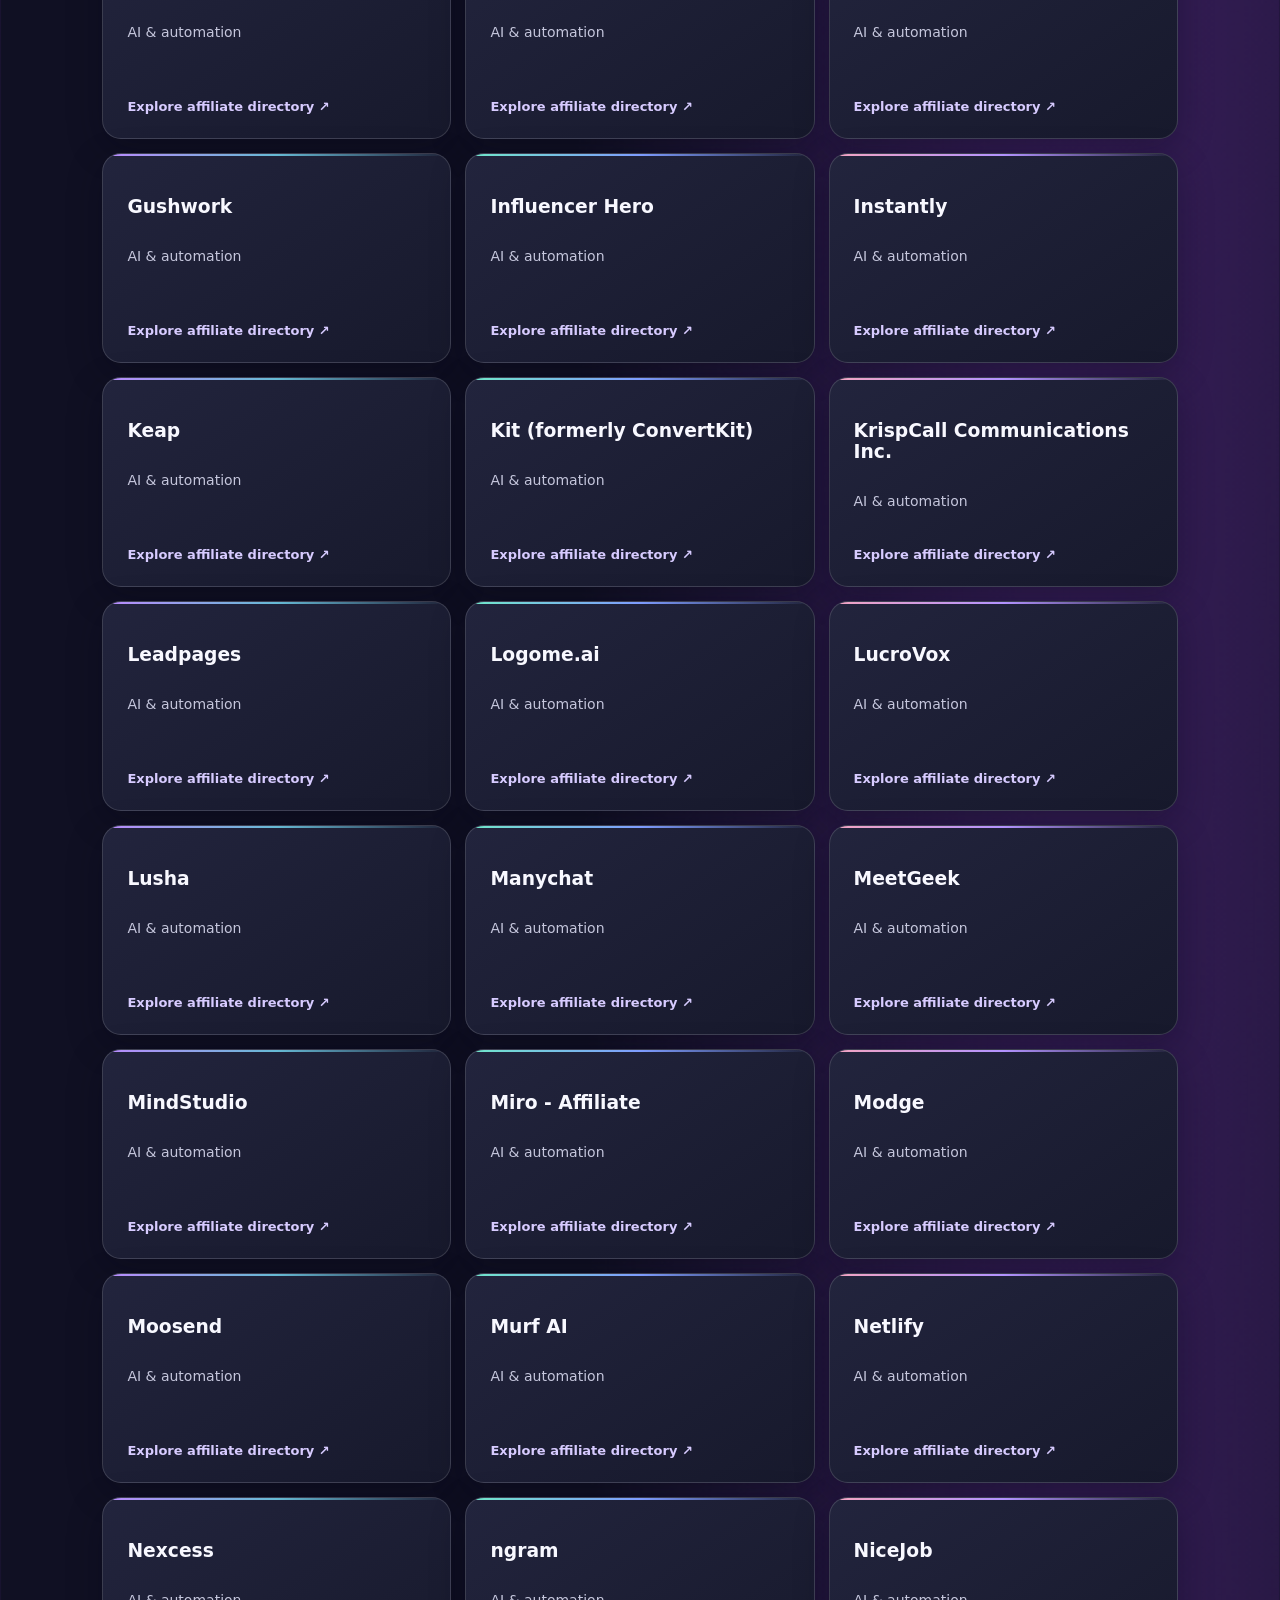
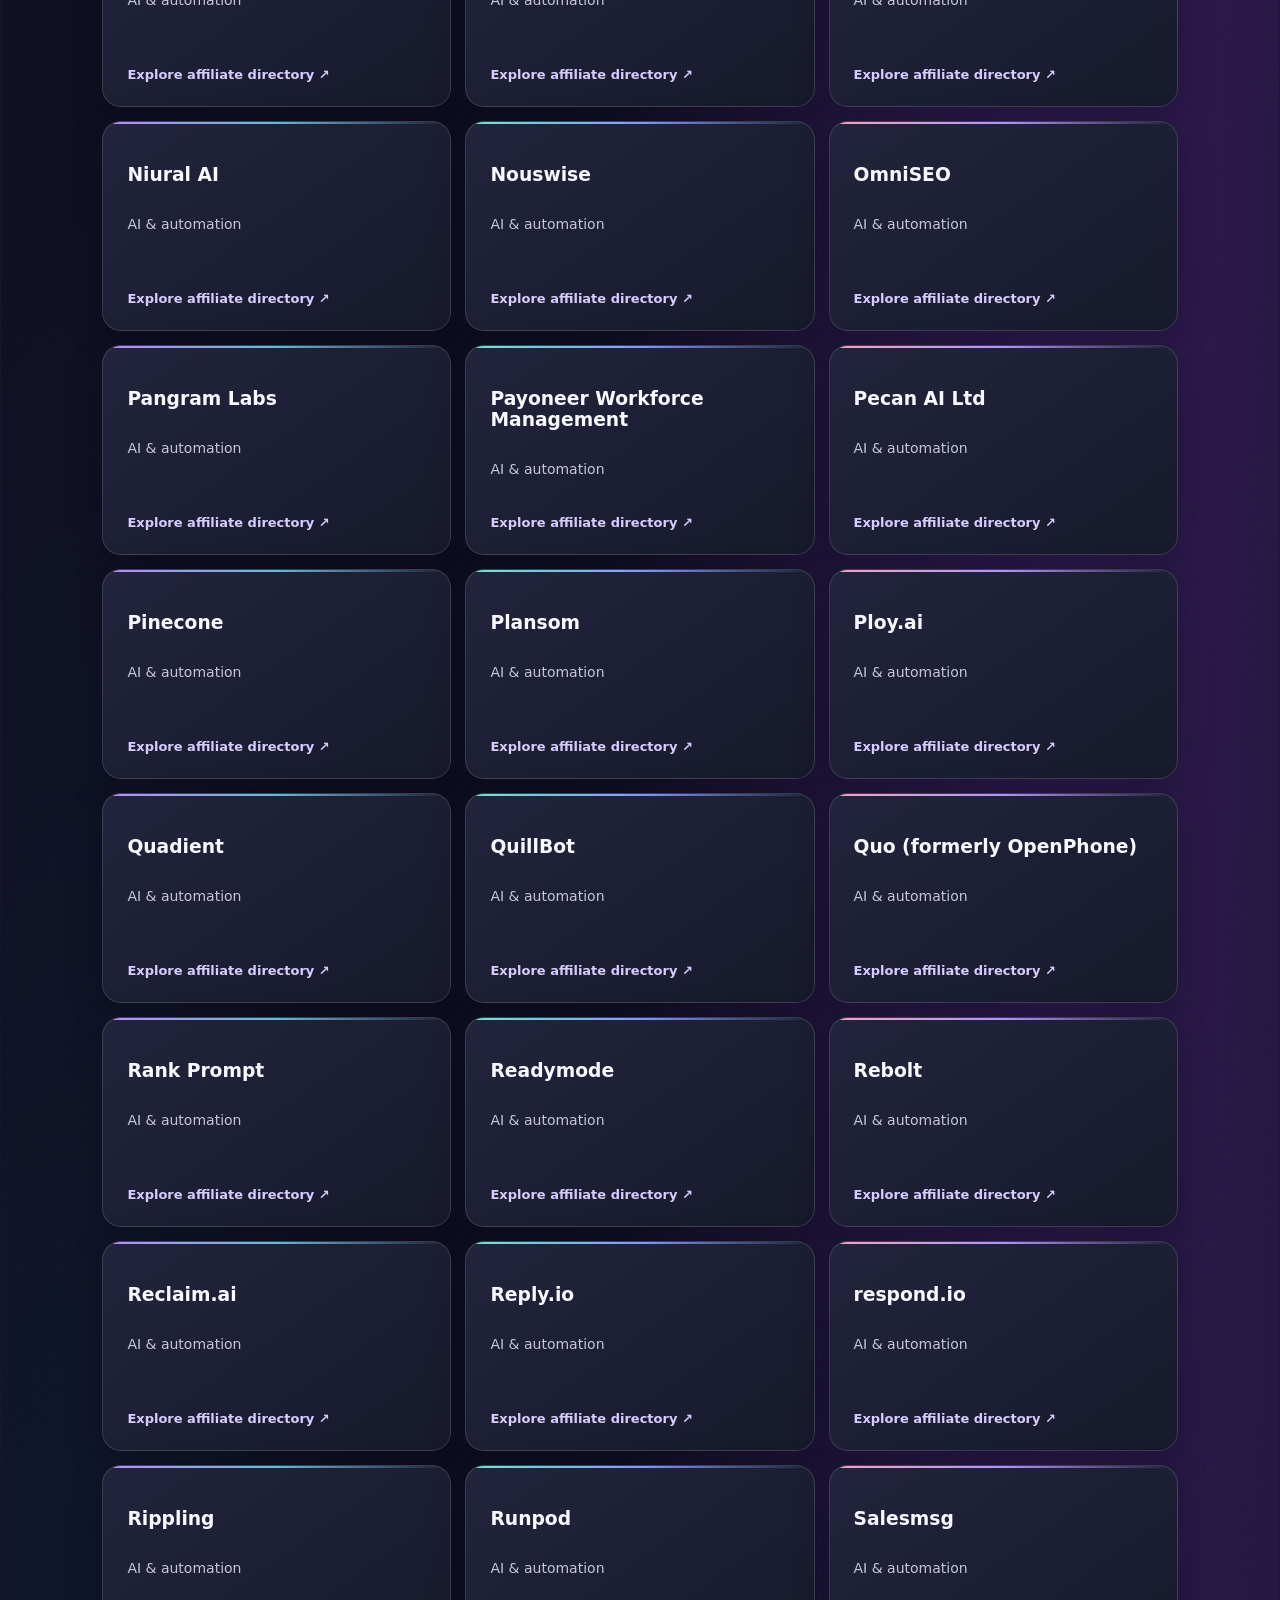
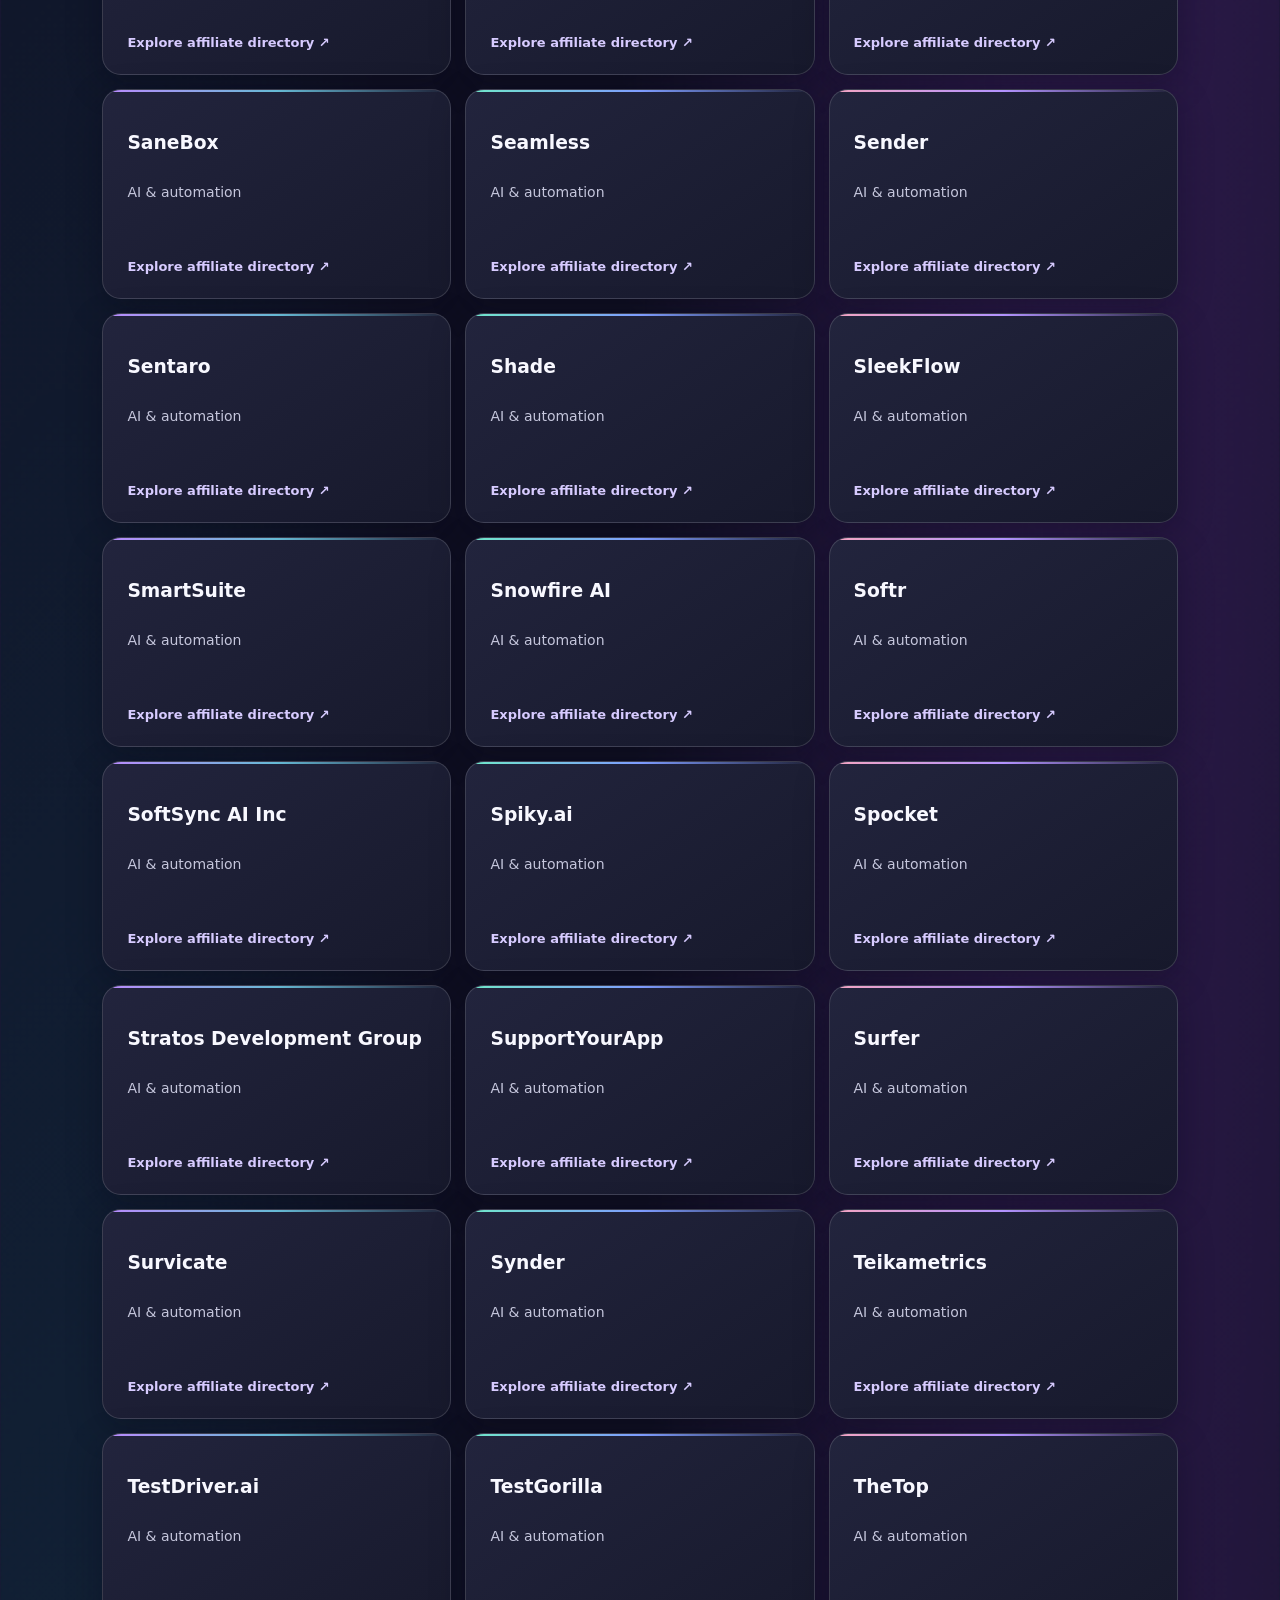
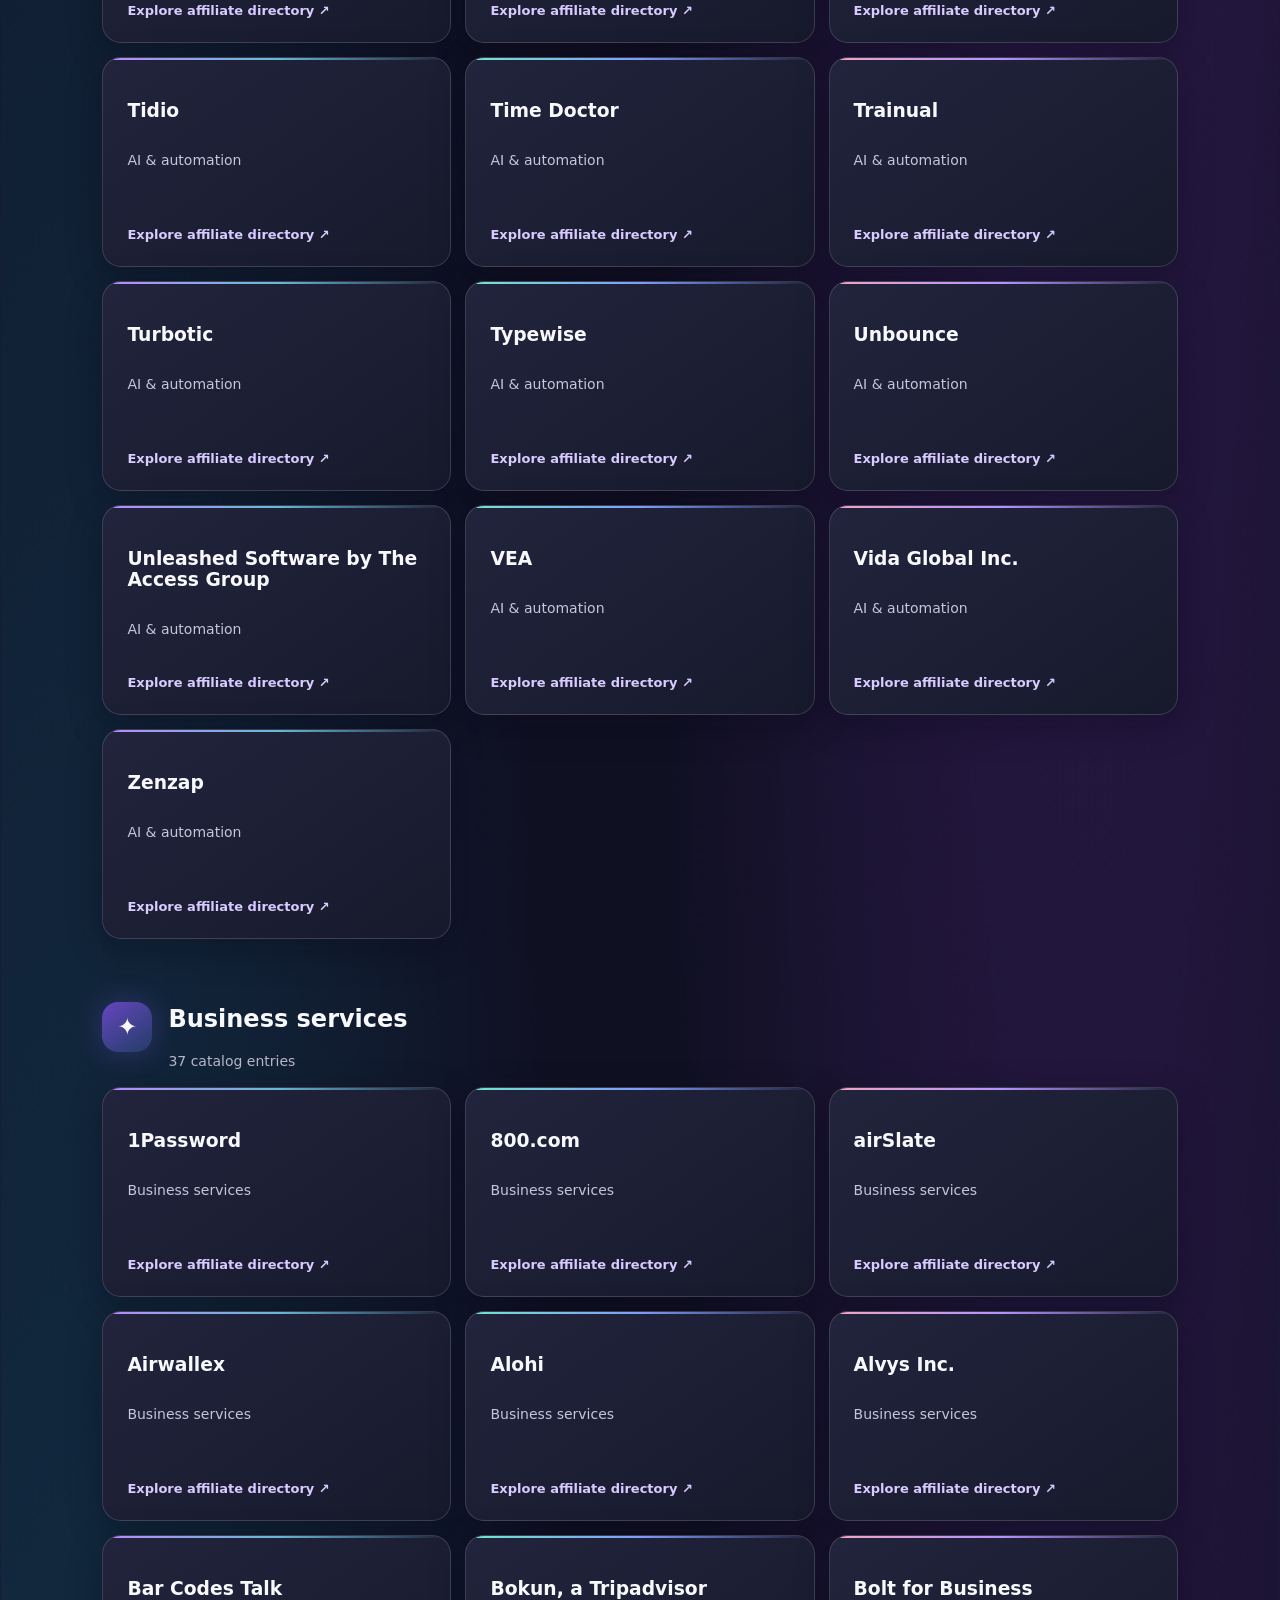
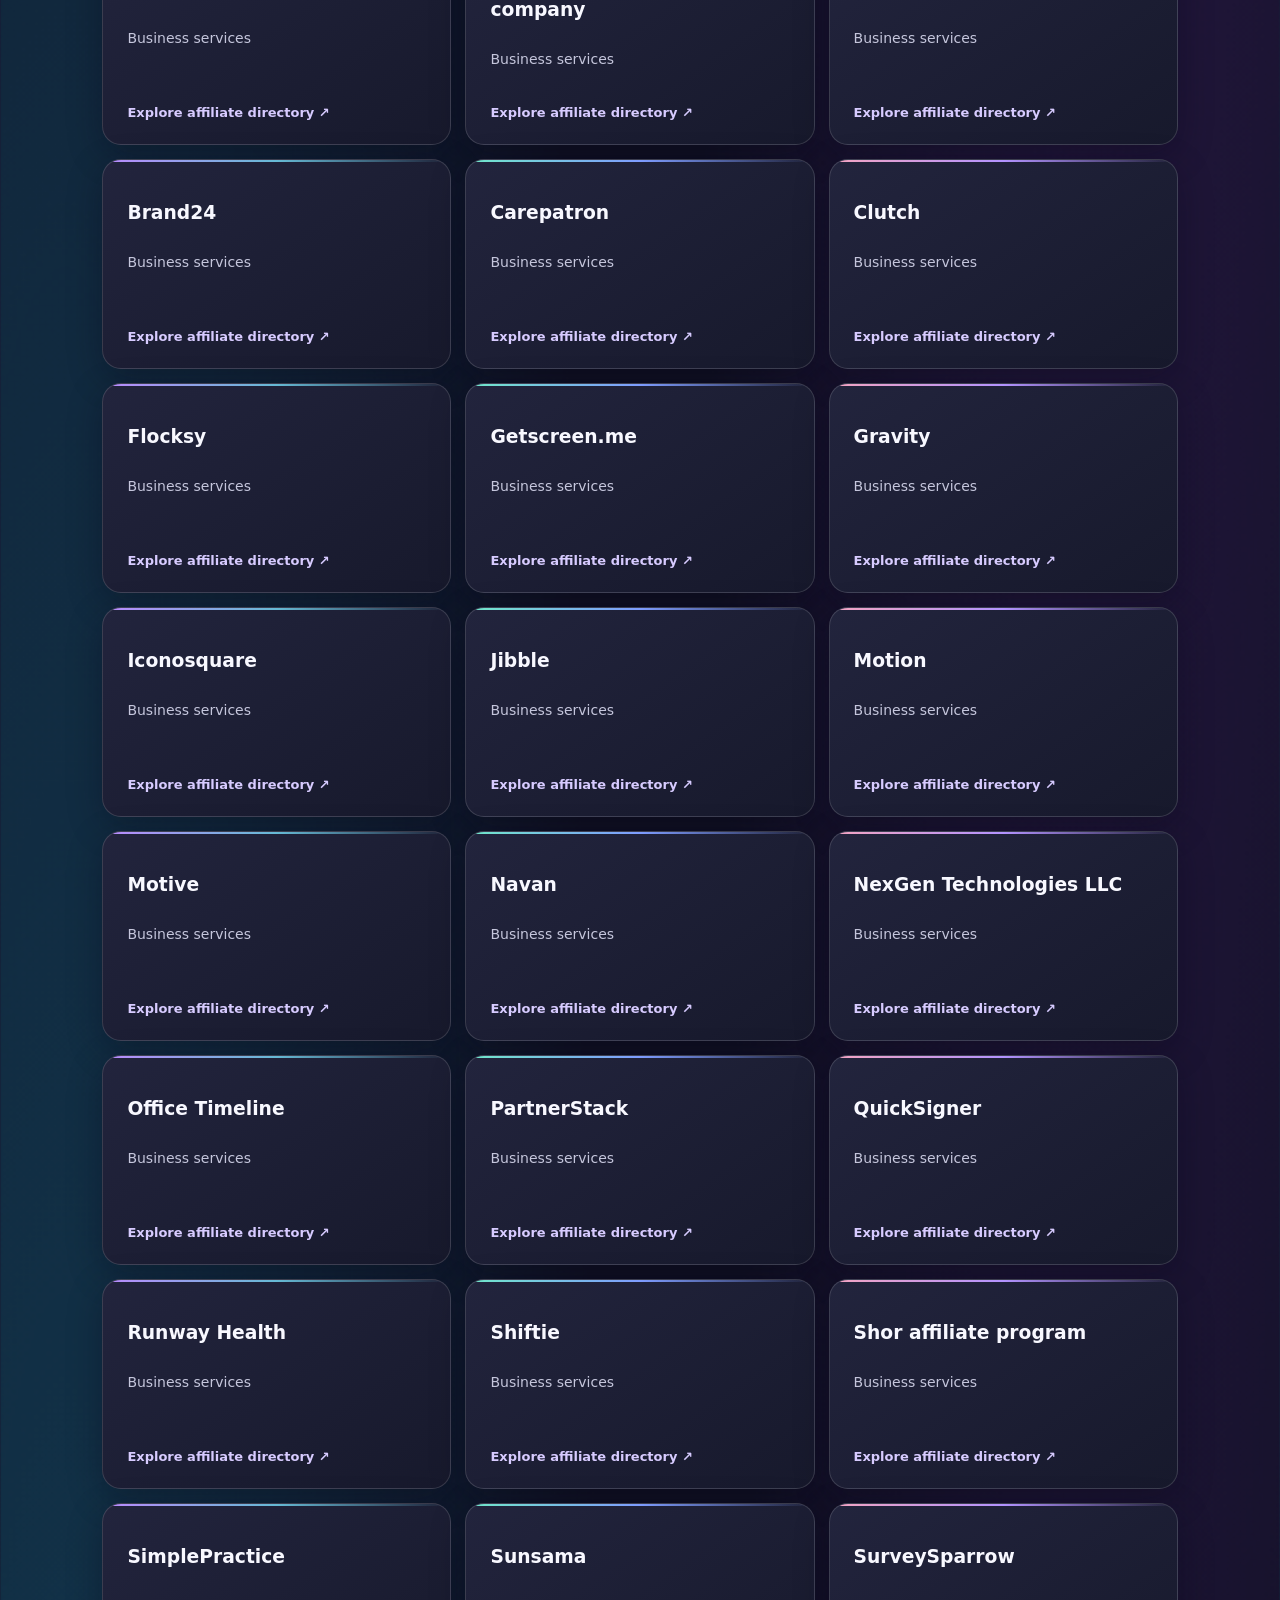
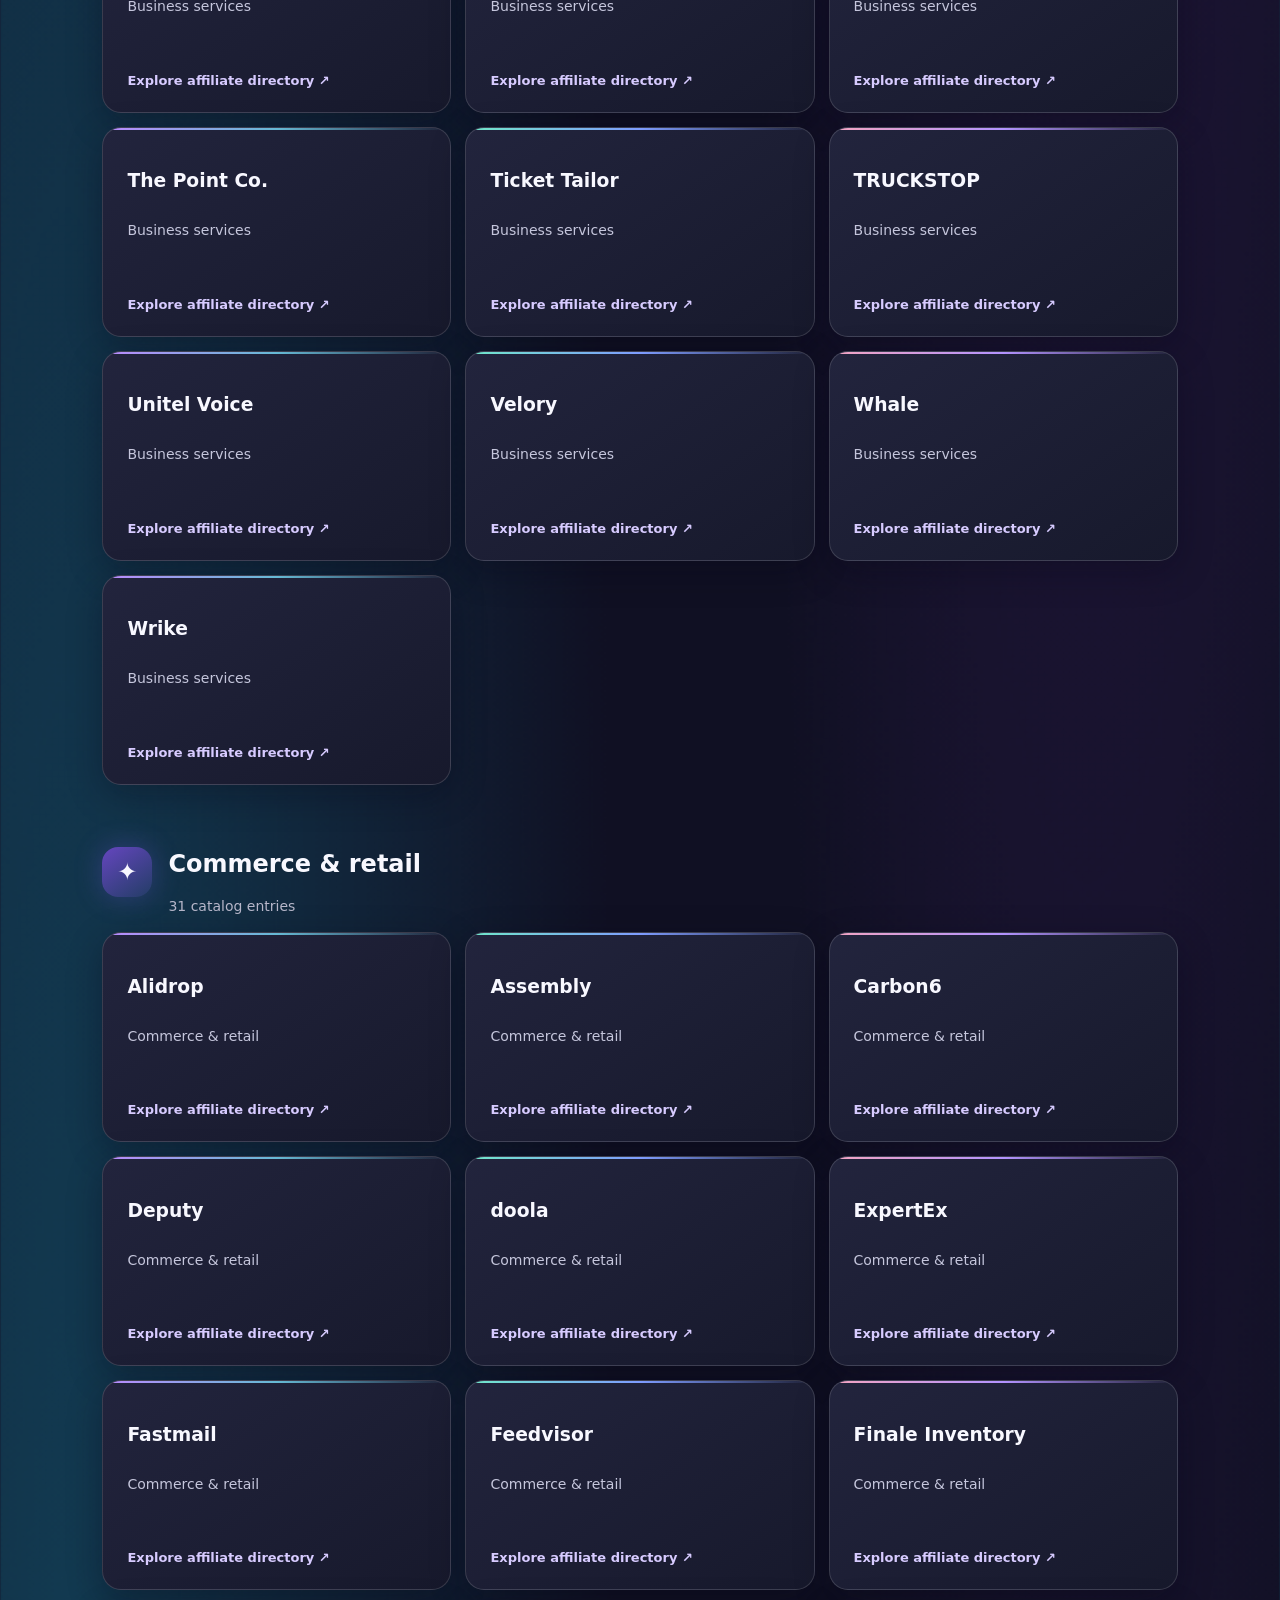
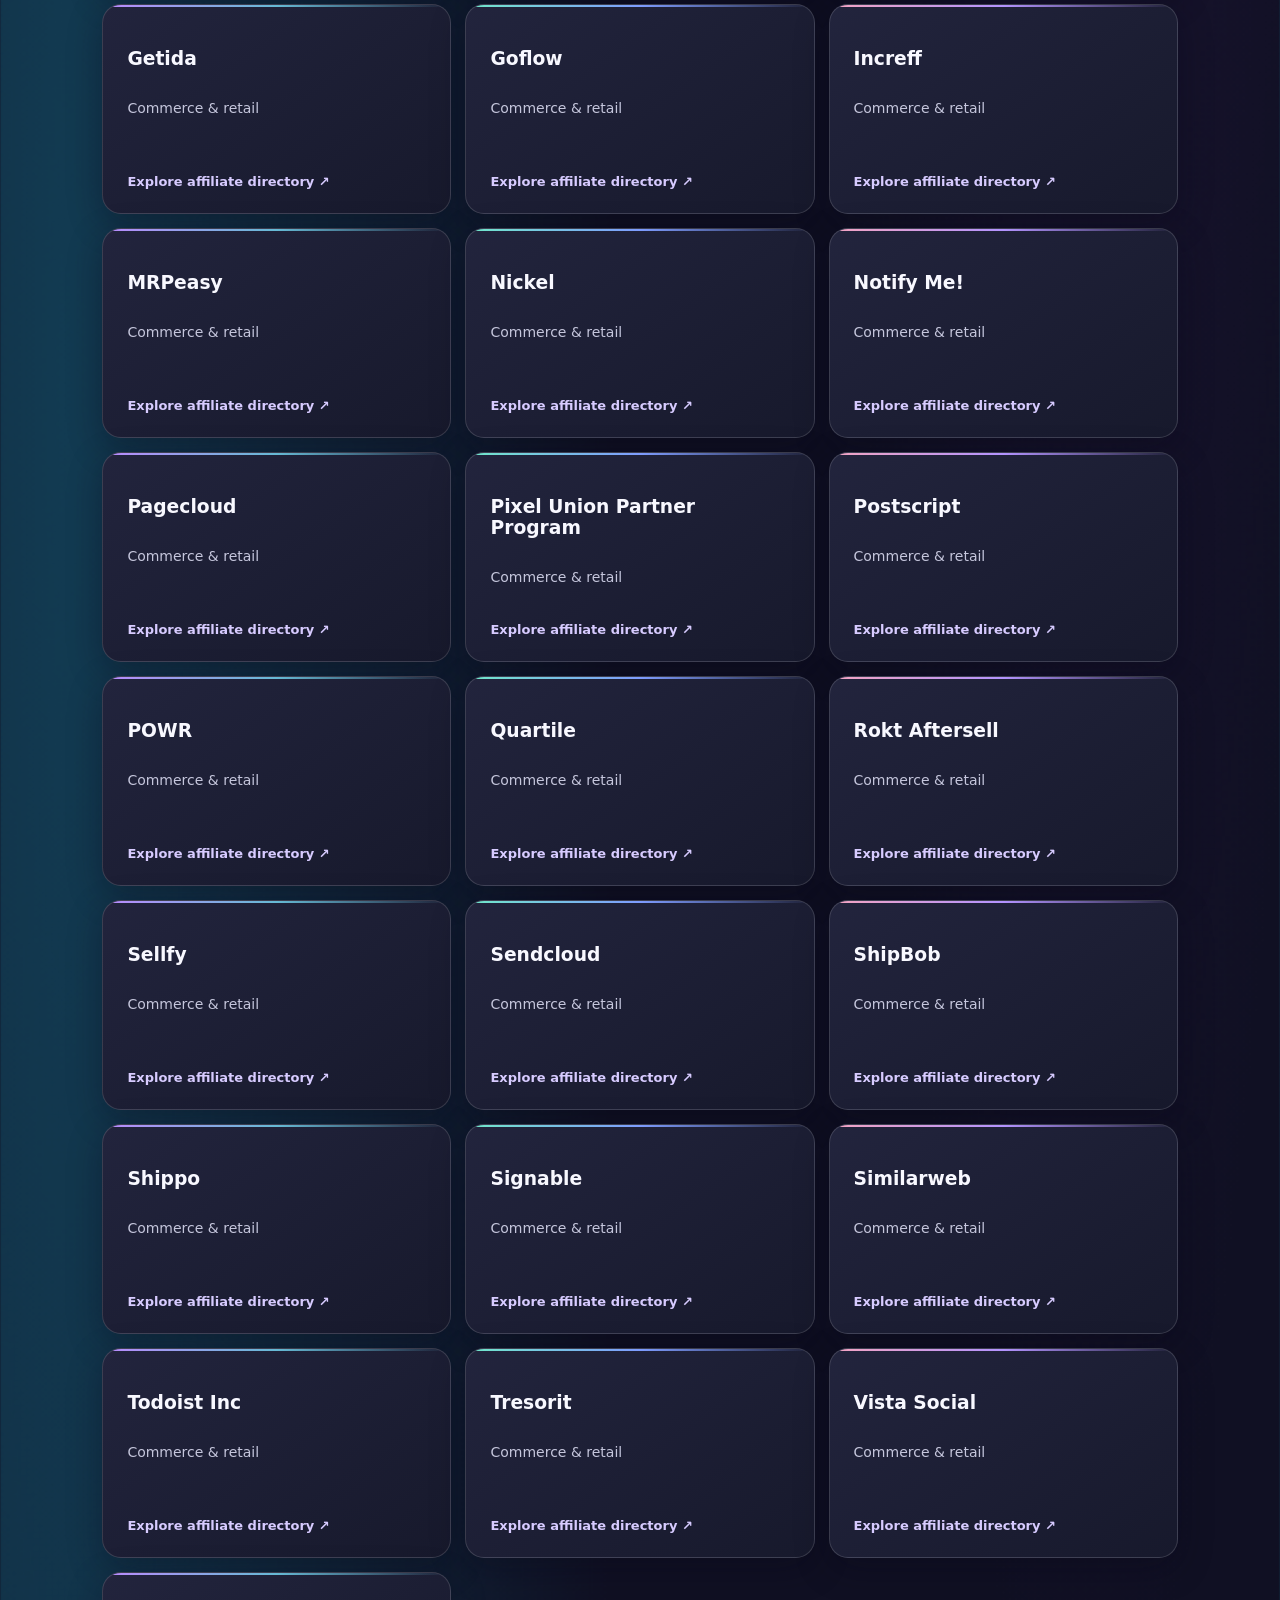
<file: affiliate-catalog.html>
<!doctype html><html lang="en"><head><meta charset="utf-8"><meta name="viewport" content="width=device-width, initial-scale=1"><title>Roseram · Affiliate opportunity catalog</title><link rel="stylesheet" href="styles.css"></head><body><a class="skip" href="#main">Skip to content</a><main id="main" class="section ecosystem-section"><p class="eyebrow">✦ ROSERAM / PARTNER RESOURCES</p><h1>Affiliate opportunity catalog</h1><p>Explore 403 software referral program names organized into 9 industries. This is a snapshot of the research catalog dated September 23, 2026. Inclusion is not proof of an active Roseram partnership, acceptance into a program or current commission terms. Verify each opportunity at the live directory.</p><div class="hero-actions"><a class="button button-primary" href="index.html#partners">Back to Roseram preview</a><a class="button button-ghost" href="https://roseram.com/partners">Roseram partner program ↗</a></div><div class="showcase-toolbar"><label for="program-search">Search programs</label><input id="program-search" type="search" placeholder="Search name or industry"><span id="program-count" role="status">403 programs</span></div><nav class="showcase-nav" aria-label="Industries"><span>AI &amp; automation · 130</span> · <span>Business services · 37</span> · <span>Commerce &amp; retail · 31</span> · <span>Creator &amp; media · 16</span> · <span>Finance &amp; accounting · 35</span> · <span>HR &amp; workforce · 20</span> · <span>Marketing &amp; sales · 60</span> · <span>Security &amp; compliance · 17</span> · <span>Software &amp; web · 57</span></nav><section class="showcase-group" data-category="AI &amp; automation"><div class="showcase-heading"><span class="showcase-icon" aria-hidden="true">✦</span><div><h2>AI &amp; automation</h2><p>130 catalog entries</p></div></div><div class="showcase-grid"><article class="showcase-card" data-program="accessibe ai &amp; automation"><h3>accessiBe</h3><p>AI &amp; automation</p><a href="https://roseram.com/affiliate-programs" target="_blank" rel="noopener noreferrer">Explore affiliate directory ↗</a></article><article class="showcase-card" data-program="activecampaign ai &amp; automation"><h3>ActiveCampaign</h3><p>AI &amp; automation</p><a href="https://roseram.com/affiliate-programs" target="_blank" rel="noopener noreferrer">Explore affiliate directory ↗</a></article><article class="showcase-card" data-program="adcreative.ai ai &amp; automation"><h3>AdCreative.ai</h3><p>AI &amp; automation</p><a href="https://roseram.com/affiliate-programs" target="_blank" rel="noopener noreferrer">Explore affiliate directory ↗</a></article><article class="showcase-card" data-program="adwisely ai &amp; automation"><h3>Adwisely</h3><p>AI &amp; automation</p><a href="https://roseram.com/affiliate-programs" target="_blank" rel="noopener noreferrer">Explore affiliate directory ↗</a></article><article class="showcase-card" data-program="aircall ai &amp; automation"><h3>Aircall</h3><p>AI &amp; automation</p><a href="https://roseram.com/affiliate-programs" target="_blank" rel="noopener noreferrer">Explore affiliate directory ↗</a></article><article class="showcase-card" data-program="airia ai &amp; automation"><h3>Airia</h3><p>AI &amp; automation</p><a href="https://roseram.com/affiliate-programs" target="_blank" rel="noopener noreferrer">Explore affiliate directory ↗</a></article><article class="showcase-card" data-program="aisdr, inc. ai &amp; automation"><h3>AiSDR, Inc.</h3><p>AI &amp; automation</p><a href="https://roseram.com/affiliate-programs" target="_blank" rel="noopener noreferrer">Explore affiliate directory ↗</a></article><article class="showcase-card" data-program="aisq ai &amp; automation"><h3>AISQ</h3><p>AI &amp; automation</p><a href="https://roseram.com/affiliate-programs" target="_blank" rel="noopener noreferrer">Explore affiliate directory ↗</a></article><article class="showcase-card" data-program="amplemarket ai &amp; automation"><h3>Amplemarket</h3><p>AI &amp; automation</p><a href="https://roseram.com/affiliate-programs" target="_blank" rel="noopener noreferrer">Explore affiliate directory ↗</a></article><article class="showcase-card" data-program="amplitude ai &amp; automation"><h3>Amplitude</h3><p>AI &amp; automation</p><a href="https://roseram.com/affiliate-programs" target="_blank" rel="noopener noreferrer">Explore affiliate directory ↗</a></article><article class="showcase-card" data-program="atria ai &amp; automation"><h3>Atria</h3><p>AI &amp; automation</p><a href="https://roseram.com/affiliate-programs" target="_blank" rel="noopener noreferrer">Explore affiliate directory ↗</a></article><article class="showcase-card" data-program="aura ai &amp; automation"><h3>Aura</h3><p>AI &amp; automation</p><a href="https://roseram.com/affiliate-programs" target="_blank" rel="noopener noreferrer">Explore affiliate directory ↗</a></article><article class="showcase-card" data-program="auware by buyist ai &amp; automation"><h3>Auware by Buyist</h3><p>AI &amp; automation</p><a href="https://roseram.com/affiliate-programs" target="_blank" rel="noopener noreferrer">Explore affiliate directory ↗</a></article><article class="showcase-card" data-program="beautiful.ai ai &amp; automation"><h3>Beautiful.ai</h3><p>AI &amp; automation</p><a href="https://roseram.com/affiliate-programs" target="_blank" rel="noopener noreferrer">Explore affiliate directory ↗</a></article><article class="showcase-card" data-program="bettertracker ai &amp; automation"><h3>BetterTracker</h3><p>AI &amp; automation</p><a href="https://roseram.com/affiliate-programs" target="_blank" rel="noopener noreferrer">Explore affiliate directory ↗</a></article><article class="showcase-card" data-program="bidx ai &amp; automation"><h3>BidX</h3><p>AI &amp; automation</p><a href="https://roseram.com/affiliate-programs" target="_blank" rel="noopener noreferrer">Explore affiliate directory ↗</a></article><article class="showcase-card" data-program="bïrch (formerly revealbot) ai &amp; automation"><h3>Bïrch (Formerly Revealbot)</h3><p>AI &amp; automation</p><a href="https://roseram.com/affiliate-programs" target="_blank" rel="noopener noreferrer">Explore affiliate directory ↗</a></article><article class="showcase-card" data-program="blinq ai &amp; automation"><h3>Blinq</h3><p>AI &amp; automation</p><a href="https://roseram.com/affiliate-programs" target="_blank" rel="noopener noreferrer">Explore affiliate directory ↗</a></article><article class="showcase-card" data-program="boulevard ai &amp; automation"><h3>Boulevard</h3><p>AI &amp; automation</p><a href="https://roseram.com/affiliate-programs" target="_blank" rel="noopener noreferrer">Explore affiliate directory ↗</a></article><article class="showcase-card" data-program="bread &amp; butter io inc. ai &amp; automation"><h3>Bread &amp; Butter IO Inc.</h3><p>AI &amp; automation</p><a href="https://roseram.com/affiliate-programs" target="_blank" rel="noopener noreferrer">Explore affiliate directory ↗</a></article><article class="showcase-card" data-program="brevo ai &amp; automation"><h3>Brevo</h3><p>AI &amp; automation</p><a href="https://roseram.com/affiliate-programs" target="_blank" rel="noopener noreferrer">Explore affiliate directory ↗</a></article><article class="showcase-card" data-program="brevo pushowl ai &amp; automation"><h3>Brevo PushOwl</h3><p>AI &amp; automation</p><a href="https://roseram.com/affiliate-programs" target="_blank" rel="noopener noreferrer">Explore affiliate directory ↗</a></article><article class="showcase-card" data-program="browse ai ai &amp; automation"><h3>Browse AI</h3><p>AI &amp; automation</p><a href="https://roseram.com/affiliate-programs" target="_blank" rel="noopener noreferrer">Explore affiliate directory ↗</a></article><article class="showcase-card" data-program="calilio ai &amp; automation"><h3>Calilio</h3><p>AI &amp; automation</p><a href="https://roseram.com/affiliate-programs" target="_blank" rel="noopener noreferrer">Explore affiliate directory ↗</a></article><article class="showcase-card" data-program="callhippo ai &amp; automation"><h3>CallHippo</h3><p>AI &amp; automation</p><a href="https://roseram.com/affiliate-programs" target="_blank" rel="noopener noreferrer">Explore affiliate directory ↗</a></article><article class="showcase-card" data-program="callrail ai &amp; automation"><h3>CallRail</h3><p>AI &amp; automation</p><a href="https://roseram.com/affiliate-programs" target="_blank" rel="noopener noreferrer">Explore affiliate directory ↗</a></article><article class="showcase-card" data-program="checkr ai &amp; automation"><h3>Checkr</h3><p>AI &amp; automation</p><a href="https://roseram.com/affiliate-programs" target="_blank" rel="noopener noreferrer">Explore affiliate directory ↗</a></article><article class="showcase-card" data-program="circle ai &amp; automation"><h3>Circle</h3><p>AI &amp; automation</p><a href="https://roseram.com/affiliate-programs" target="_blank" rel="noopener noreferrer">Explore affiliate directory ↗</a></article><article class="showcase-card" data-program="claap ai &amp; automation"><h3>Claap</h3><p>AI &amp; automation</p><a href="https://roseram.com/affiliate-programs" target="_blank" rel="noopener noreferrer">Explore affiliate directory ↗</a></article><article class="showcase-card" data-program="clevertap ai &amp; automation"><h3>CleverTap</h3><p>AI &amp; automation</p><a href="https://roseram.com/affiliate-programs" target="_blank" rel="noopener noreferrer">Explore affiliate directory ↗</a></article><article class="showcase-card" data-program="cloro ai &amp; automation"><h3>cloro</h3><p>AI &amp; automation</p><a href="https://roseram.com/affiliate-programs" target="_blank" rel="noopener noreferrer">Explore affiliate directory ↗</a></article><article class="showcase-card" data-program="close ai &amp; automation"><h3>Close</h3><p>AI &amp; automation</p><a href="https://roseram.com/affiliate-programs" target="_blank" rel="noopener noreferrer">Explore affiliate directory ↗</a></article><article class="showcase-card" data-program="cometchat ai &amp; automation"><h3>CometChat</h3><p>AI &amp; automation</p><a href="https://roseram.com/affiliate-programs" target="_blank" rel="noopener noreferrer">Explore affiliate directory ↗</a></article><article class="showcase-card" data-program="confido health ai &amp; automation"><h3>Confido Health</h3><p>AI &amp; automation</p><a href="https://roseram.com/affiliate-programs" target="_blank" rel="noopener noreferrer">Explore affiliate directory ↗</a></article><article class="showcase-card" data-program="consensus ai &amp; automation"><h3>Consensus</h3><p>AI &amp; automation</p><a href="https://roseram.com/affiliate-programs" target="_blank" rel="noopener noreferrer">Explore affiliate directory ↗</a></article><article class="showcase-card" data-program="corecruit (formerly quil) ai &amp; automation"><h3>CoRecruit (formerly Quil)</h3><p>AI &amp; automation</p><a href="https://roseram.com/affiliate-programs" target="_blank" rel="noopener noreferrer">Explore affiliate directory ↗</a></article><article class="showcase-card" data-program="crowdstrike ai &amp; automation"><h3>CrowdStrike</h3><p>AI &amp; automation</p><a href="https://roseram.com/affiliate-programs" target="_blank" rel="noopener noreferrer">Explore affiliate directory ↗</a></article><article class="showcase-card" data-program="customer.io ai &amp; automation"><h3>Customer.io</h3><p>AI &amp; automation</p><a href="https://roseram.com/affiliate-programs" target="_blank" rel="noopener noreferrer">Explore affiliate directory ↗</a></article><article class="showcase-card" data-program="databox ai &amp; automation"><h3>Databox</h3><p>AI &amp; automation</p><a href="https://roseram.com/affiliate-programs" target="_blank" rel="noopener noreferrer">Explore affiliate directory ↗</a></article><article class="showcase-card" data-program="datahawk ai &amp; automation"><h3>DataHawk</h3><p>AI &amp; automation</p><a href="https://roseram.com/affiliate-programs" target="_blank" rel="noopener noreferrer">Explore affiliate directory ↗</a></article><article class="showcase-card" data-program="datarails ai &amp; automation"><h3>Datarails</h3><p>AI &amp; automation</p><a href="https://roseram.com/affiliate-programs" target="_blank" rel="noopener noreferrer">Explore affiliate directory ↗</a></article><article class="showcase-card" data-program="datasnipper ai &amp; automation"><h3>DataSnipper</h3><p>AI &amp; automation</p><a href="https://roseram.com/affiliate-programs" target="_blank" rel="noopener noreferrer">Explore affiliate directory ↗</a></article><article class="showcase-card" data-program="descript ai &amp; automation"><h3>Descript</h3><p>AI &amp; automation</p><a href="https://roseram.com/affiliate-programs" target="_blank" rel="noopener noreferrer">Explore affiliate directory ↗</a></article><article class="showcase-card" data-program="devs.ai ai &amp; automation"><h3>Devs.ai</h3><p>AI &amp; automation</p><a href="https://roseram.com/affiliate-programs" target="_blank" rel="noopener noreferrer">Explore affiliate directory ↗</a></article><article class="showcase-card" data-program="digit ai &amp; automation"><h3>Digit</h3><p>AI &amp; automation</p><a href="https://roseram.com/affiliate-programs" target="_blank" rel="noopener noreferrer">Explore affiliate directory ↗</a></article><article class="showcase-card" data-program="distance ai &amp; automation"><h3>Distance</h3><p>AI &amp; automation</p><a href="https://roseram.com/affiliate-programs" target="_blank" rel="noopener noreferrer">Explore affiliate directory ↗</a></article><article class="showcase-card" data-program="dripify ai &amp; automation"><h3>Dripify</h3><p>AI &amp; automation</p><a href="https://roseram.com/affiliate-programs" target="_blank" rel="noopener noreferrer">Explore affiliate directory ↗</a></article><article class="showcase-card" data-program="dry ground ai ai &amp; automation"><h3>Dry Ground AI</h3><p>AI &amp; automation</p><a href="https://roseram.com/affiliate-programs" target="_blank" rel="noopener noreferrer">Explore affiliate directory ↗</a></article><article class="showcase-card" data-program="elevateforward.ai ai &amp; automation"><h3>ElevateForward.ai</h3><p>AI &amp; automation</p><a href="https://roseram.com/affiliate-programs" target="_blank" rel="noopener noreferrer">Explore affiliate directory ↗</a></article><article class="showcase-card" data-program="eleven labs inc. ai &amp; automation"><h3>Eleven Labs Inc.</h3><p>AI &amp; automation</p><a href="https://roseram.com/affiliate-programs" target="_blank" rel="noopener noreferrer">Explore affiliate directory ↗</a></article><article class="showcase-card" data-program="emergent labs inc ai &amp; automation"><h3>Emergent Labs Inc</h3><p>AI &amp; automation</p><a href="https://roseram.com/affiliate-programs" target="_blank" rel="noopener noreferrer">Explore affiliate directory ↗</a></article><article class="showcase-card" data-program="evolve ai &amp; automation"><h3>Evolve</h3><p>AI &amp; automation</p><a href="https://roseram.com/affiliate-programs" target="_blank" rel="noopener noreferrer">Explore affiliate directory ↗</a></article><article class="showcase-card" data-program="expertise ai ai &amp; automation"><h3>Expertise AI</h3><p>AI &amp; automation</p><a href="https://roseram.com/affiliate-programs" target="_blank" rel="noopener noreferrer">Explore affiliate directory ↗</a></article><article class="showcase-card" data-program="fast bundle ai &amp; automation"><h3>Fast Bundle</h3><p>AI &amp; automation</p><a href="https://roseram.com/affiliate-programs" target="_blank" rel="noopener noreferrer">Explore affiliate directory ↗</a></article><article class="showcase-card" data-program="filevine ai &amp; automation"><h3>Filevine</h3><p>AI &amp; automation</p><a href="https://roseram.com/affiliate-programs" target="_blank" rel="noopener noreferrer">Explore affiliate directory ↗</a></article><article class="showcase-card" data-program="foxit ai &amp; automation"><h3>Foxit</h3><p>AI &amp; automation</p><a href="https://roseram.com/affiliate-programs" target="_blank" rel="noopener noreferrer">Explore affiliate directory ↗</a></article><article class="showcase-card" data-program="gamma ai &amp; automation"><h3>Gamma</h3><p>AI &amp; automation</p><a href="https://roseram.com/affiliate-programs" target="_blank" rel="noopener noreferrer">Explore affiliate directory ↗</a></article><article class="showcase-card" data-program="gushwork ai &amp; automation"><h3>Gushwork</h3><p>AI &amp; automation</p><a href="https://roseram.com/affiliate-programs" target="_blank" rel="noopener noreferrer">Explore affiliate directory ↗</a></article><article class="showcase-card" data-program="influencer hero ai &amp; automation"><h3>Influencer Hero</h3><p>AI &amp; automation</p><a href="https://roseram.com/affiliate-programs" target="_blank" rel="noopener noreferrer">Explore affiliate directory ↗</a></article><article class="showcase-card" data-program="instantly ai &amp; automation"><h3>Instantly</h3><p>AI &amp; automation</p><a href="https://roseram.com/affiliate-programs" target="_blank" rel="noopener noreferrer">Explore affiliate directory ↗</a></article><article class="showcase-card" data-program="keap ai &amp; automation"><h3>Keap</h3><p>AI &amp; automation</p><a href="https://roseram.com/affiliate-programs" target="_blank" rel="noopener noreferrer">Explore affiliate directory ↗</a></article><article class="showcase-card" data-program="kit (formerly convertkit) ai &amp; automation"><h3>Kit (formerly ConvertKit)</h3><p>AI &amp; automation</p><a href="https://roseram.com/affiliate-programs" target="_blank" rel="noopener noreferrer">Explore affiliate directory ↗</a></article><article class="showcase-card" data-program="krispcall communications inc. ai &amp; automation"><h3>KrispCall Communications Inc.</h3><p>AI &amp; automation</p><a href="https://roseram.com/affiliate-programs" target="_blank" rel="noopener noreferrer">Explore affiliate directory ↗</a></article><article class="showcase-card" data-program="leadpages ai &amp; automation"><h3>Leadpages</h3><p>AI &amp; automation</p><a href="https://roseram.com/affiliate-programs" target="_blank" rel="noopener noreferrer">Explore affiliate directory ↗</a></article><article class="showcase-card" data-program="logome.ai ai &amp; automation"><h3>Logome.ai</h3><p>AI &amp; automation</p><a href="https://roseram.com/affiliate-programs" target="_blank" rel="noopener noreferrer">Explore affiliate directory ↗</a></article><article class="showcase-card" data-program="lucrovox ai &amp; automation"><h3>LucroVox</h3><p>AI &amp; automation</p><a href="https://roseram.com/affiliate-programs" target="_blank" rel="noopener noreferrer">Explore affiliate directory ↗</a></article><article class="showcase-card" data-program="lusha ai &amp; automation"><h3>Lusha</h3><p>AI &amp; automation</p><a href="https://roseram.com/affiliate-programs" target="_blank" rel="noopener noreferrer">Explore affiliate directory ↗</a></article><article class="showcase-card" data-program="manychat ai &amp; automation"><h3>Manychat</h3><p>AI &amp; automation</p><a href="https://roseram.com/affiliate-programs" target="_blank" rel="noopener noreferrer">Explore affiliate directory ↗</a></article><article class="showcase-card" data-program="meetgeek ai &amp; automation"><h3>MeetGeek</h3><p>AI &amp; automation</p><a href="https://roseram.com/affiliate-programs" target="_blank" rel="noopener noreferrer">Explore affiliate directory ↗</a></article><article class="showcase-card" data-program="mindstudio ai &amp; automation"><h3>MindStudio</h3><p>AI &amp; automation</p><a href="https://roseram.com/affiliate-programs" target="_blank" rel="noopener noreferrer">Explore affiliate directory ↗</a></article><article class="showcase-card" data-program="miro - affiliate ai &amp; automation"><h3>Miro - Affiliate</h3><p>AI &amp; automation</p><a href="https://roseram.com/affiliate-programs" target="_blank" rel="noopener noreferrer">Explore affiliate directory ↗</a></article><article class="showcase-card" data-program="modge ai &amp; automation"><h3>Modge</h3><p>AI &amp; automation</p><a href="https://roseram.com/affiliate-programs" target="_blank" rel="noopener noreferrer">Explore affiliate directory ↗</a></article><article class="showcase-card" data-program="moosend ai &amp; automation"><h3>Moosend</h3><p>AI &amp; automation</p><a href="https://roseram.com/affiliate-programs" target="_blank" rel="noopener noreferrer">Explore affiliate directory ↗</a></article><article class="showcase-card" data-program="murf ai ai &amp; automation"><h3>Murf AI</h3><p>AI &amp; automation</p><a href="https://roseram.com/affiliate-programs" target="_blank" rel="noopener noreferrer">Explore affiliate directory ↗</a></article><article class="showcase-card" data-program="netlify ai &amp; automation"><h3>Netlify</h3><p>AI &amp; automation</p><a href="https://roseram.com/affiliate-programs" target="_blank" rel="noopener noreferrer">Explore affiliate directory ↗</a></article><article class="showcase-card" data-program="nexcess ai &amp; automation"><h3>Nexcess</h3><p>AI &amp; automation</p><a href="https://roseram.com/affiliate-programs" target="_blank" rel="noopener noreferrer">Explore affiliate directory ↗</a></article><article class="showcase-card" data-program="ngram ai &amp; automation"><h3>ngram</h3><p>AI &amp; automation</p><a href="https://roseram.com/affiliate-programs" target="_blank" rel="noopener noreferrer">Explore affiliate directory ↗</a></article><article class="showcase-card" data-program="nicejob ai &amp; automation"><h3>NiceJob</h3><p>AI &amp; automation</p><a href="https://roseram.com/affiliate-programs" target="_blank" rel="noopener noreferrer">Explore affiliate directory ↗</a></article><article class="showcase-card" data-program="niural ai ai &amp; automation"><h3>Niural AI</h3><p>AI &amp; automation</p><a href="https://roseram.com/affiliate-programs" target="_blank" rel="noopener noreferrer">Explore affiliate directory ↗</a></article><article class="showcase-card" data-program="nouswise ai &amp; automation"><h3>Nouswise</h3><p>AI &amp; automation</p><a href="https://roseram.com/affiliate-programs" target="_blank" rel="noopener noreferrer">Explore affiliate directory ↗</a></article><article class="showcase-card" data-program="omniseo ai &amp; automation"><h3>OmniSEO</h3><p>AI &amp; automation</p><a href="https://roseram.com/affiliate-programs" target="_blank" rel="noopener noreferrer">Explore affiliate directory ↗</a></article><article class="showcase-card" data-program="pangram labs ai &amp; automation"><h3>Pangram Labs</h3><p>AI &amp; automation</p><a href="https://roseram.com/affiliate-programs" target="_blank" rel="noopener noreferrer">Explore affiliate directory ↗</a></article><article class="showcase-card" data-program="payoneer workforce management ai &amp; automation"><h3>Payoneer Workforce Management</h3><p>AI &amp; automation</p><a href="https://roseram.com/affiliate-programs" target="_blank" rel="noopener noreferrer">Explore affiliate directory ↗</a></article><article class="showcase-card" data-program="pecan ai ltd ai &amp; automation"><h3>Pecan AI Ltd</h3><p>AI &amp; automation</p><a href="https://roseram.com/affiliate-programs" target="_blank" rel="noopener noreferrer">Explore affiliate directory ↗</a></article><article class="showcase-card" data-program="pinecone ai &amp; automation"><h3>Pinecone</h3><p>AI &amp; automation</p><a href="https://roseram.com/affiliate-programs" target="_blank" rel="noopener noreferrer">Explore affiliate directory ↗</a></article><article class="showcase-card" data-program="plansom ai &amp; automation"><h3>Plansom</h3><p>AI &amp; automation</p><a href="https://roseram.com/affiliate-programs" target="_blank" rel="noopener noreferrer">Explore affiliate directory ↗</a></article><article class="showcase-card" data-program="ploy.ai ai &amp; automation"><h3>Ploy.ai</h3><p>AI &amp; automation</p><a href="https://roseram.com/affiliate-programs" target="_blank" rel="noopener noreferrer">Explore affiliate directory ↗</a></article><article class="showcase-card" data-program="quadient ai &amp; automation"><h3>Quadient</h3><p>AI &amp; automation</p><a href="https://roseram.com/affiliate-programs" target="_blank" rel="noopener noreferrer">Explore affiliate directory ↗</a></article><article class="showcase-card" data-program="quillbot ai &amp; automation"><h3>QuillBot</h3><p>AI &amp; automation</p><a href="https://roseram.com/affiliate-programs" target="_blank" rel="noopener noreferrer">Explore affiliate directory ↗</a></article><article class="showcase-card" data-program="quo (formerly openphone) ai &amp; automation"><h3>Quo (formerly OpenPhone)</h3><p>AI &amp; automation</p><a href="https://roseram.com/affiliate-programs" target="_blank" rel="noopener noreferrer">Explore affiliate directory ↗</a></article><article class="showcase-card" data-program="rank prompt ai &amp; automation"><h3>Rank Prompt</h3><p>AI &amp; automation</p><a href="https://roseram.com/affiliate-programs" target="_blank" rel="noopener noreferrer">Explore affiliate directory ↗</a></article><article class="showcase-card" data-program="readymode ai &amp; automation"><h3>Readymode</h3><p>AI &amp; automation</p><a href="https://roseram.com/affiliate-programs" target="_blank" rel="noopener noreferrer">Explore affiliate directory ↗</a></article><article class="showcase-card" data-program="rebolt ai &amp; automation"><h3>Rebolt</h3><p>AI &amp; automation</p><a href="https://roseram.com/affiliate-programs" target="_blank" rel="noopener noreferrer">Explore affiliate directory ↗</a></article><article class="showcase-card" data-program="reclaim.ai ai &amp; automation"><h3>Reclaim.ai</h3><p>AI &amp; automation</p><a href="https://roseram.com/affiliate-programs" target="_blank" rel="noopener noreferrer">Explore affiliate directory ↗</a></article><article class="showcase-card" data-program="reply.io ai &amp; automation"><h3>Reply.io</h3><p>AI &amp; automation</p><a href="https://roseram.com/affiliate-programs" target="_blank" rel="noopener noreferrer">Explore affiliate directory ↗</a></article><article class="showcase-card" data-program="respond.io ai &amp; automation"><h3>respond.io</h3><p>AI &amp; automation</p><a href="https://roseram.com/affiliate-programs" target="_blank" rel="noopener noreferrer">Explore affiliate directory ↗</a></article><article class="showcase-card" data-program="rippling ai &amp; automation"><h3>Rippling</h3><p>AI &amp; automation</p><a href="https://roseram.com/affiliate-programs" target="_blank" rel="noopener noreferrer">Explore affiliate directory ↗</a></article><article class="showcase-card" data-program="runpod ai &amp; automation"><h3>Runpod</h3><p>AI &amp; automation</p><a href="https://roseram.com/affiliate-programs" target="_blank" rel="noopener noreferrer">Explore affiliate directory ↗</a></article><article class="showcase-card" data-program="salesmsg ai &amp; automation"><h3>Salesmsg</h3><p>AI &amp; automation</p><a href="https://roseram.com/affiliate-programs" target="_blank" rel="noopener noreferrer">Explore affiliate directory ↗</a></article><article class="showcase-card" data-program="sanebox ai &amp; automation"><h3>SaneBox</h3><p>AI &amp; automation</p><a href="https://roseram.com/affiliate-programs" target="_blank" rel="noopener noreferrer">Explore affiliate directory ↗</a></article><article class="showcase-card" data-program="seamless ai &amp; automation"><h3>Seamless</h3><p>AI &amp; automation</p><a href="https://roseram.com/affiliate-programs" target="_blank" rel="noopener noreferrer">Explore affiliate directory ↗</a></article><article class="showcase-card" data-program="sender ai &amp; automation"><h3>Sender</h3><p>AI &amp; automation</p><a href="https://roseram.com/affiliate-programs" target="_blank" rel="noopener noreferrer">Explore affiliate directory ↗</a></article><article class="showcase-card" data-program="sentaro ai &amp; automation"><h3>Sentaro</h3><p>AI &amp; automation</p><a href="https://roseram.com/affiliate-programs" target="_blank" rel="noopener noreferrer">Explore affiliate directory ↗</a></article><article class="showcase-card" data-program="shade ai &amp; automation"><h3>Shade</h3><p>AI &amp; automation</p><a href="https://roseram.com/affiliate-programs" target="_blank" rel="noopener noreferrer">Explore affiliate directory ↗</a></article><article class="showcase-card" data-program="sleekflow ai &amp; automation"><h3>SleekFlow</h3><p>AI &amp; automation</p><a href="https://roseram.com/affiliate-programs" target="_blank" rel="noopener noreferrer">Explore affiliate directory ↗</a></article><article class="showcase-card" data-program="smartsuite ai &amp; automation"><h3>SmartSuite</h3><p>AI &amp; automation</p><a href="https://roseram.com/affiliate-programs" target="_blank" rel="noopener noreferrer">Explore affiliate directory ↗</a></article><article class="showcase-card" data-program="snowfire ai ai &amp; automation"><h3>Snowfire AI</h3><p>AI &amp; automation</p><a href="https://roseram.com/affiliate-programs" target="_blank" rel="noopener noreferrer">Explore affiliate directory ↗</a></article><article class="showcase-card" data-program="softr ai &amp; automation"><h3>Softr</h3><p>AI &amp; automation</p><a href="https://roseram.com/affiliate-programs" target="_blank" rel="noopener noreferrer">Explore affiliate directory ↗</a></article><article class="showcase-card" data-program="softsync ai inc ai &amp; automation"><h3>SoftSync AI Inc</h3><p>AI &amp; automation</p><a href="https://roseram.com/affiliate-programs" target="_blank" rel="noopener noreferrer">Explore affiliate directory ↗</a></article><article class="showcase-card" data-program="spiky.ai ai &amp; automation"><h3>Spiky.ai</h3><p>AI &amp; automation</p><a href="https://roseram.com/affiliate-programs" target="_blank" rel="noopener noreferrer">Explore affiliate directory ↗</a></article><article class="showcase-card" data-program="spocket ai &amp; automation"><h3>Spocket</h3><p>AI &amp; automation</p><a href="https://roseram.com/affiliate-programs" target="_blank" rel="noopener noreferrer">Explore affiliate directory ↗</a></article><article class="showcase-card" data-program="stratos development group ai &amp; automation"><h3>Stratos Development Group</h3><p>AI &amp; automation</p><a href="https://roseram.com/affiliate-programs" target="_blank" rel="noopener noreferrer">Explore affiliate directory ↗</a></article><article class="showcase-card" data-program="supportyourapp ai &amp; automation"><h3>SupportYourApp</h3><p>AI &amp; automation</p><a href="https://roseram.com/affiliate-programs" target="_blank" rel="noopener noreferrer">Explore affiliate directory ↗</a></article><article class="showcase-card" data-program="surfer ai &amp; automation"><h3>Surfer</h3><p>AI &amp; automation</p><a href="https://roseram.com/affiliate-programs" target="_blank" rel="noopener noreferrer">Explore affiliate directory ↗</a></article><article class="showcase-card" data-program="survicate ai &amp; automation"><h3>Survicate</h3><p>AI &amp; automation</p><a href="https://roseram.com/affiliate-programs" target="_blank" rel="noopener noreferrer">Explore affiliate directory ↗</a></article><article class="showcase-card" data-program="synder ai &amp; automation"><h3>Synder</h3><p>AI &amp; automation</p><a href="https://roseram.com/affiliate-programs" target="_blank" rel="noopener noreferrer">Explore affiliate directory ↗</a></article><article class="showcase-card" data-program="teikametrics ai &amp; automation"><h3>Teikametrics</h3><p>AI &amp; automation</p><a href="https://roseram.com/affiliate-programs" target="_blank" rel="noopener noreferrer">Explore affiliate directory ↗</a></article><article class="showcase-card" data-program="testdriver.ai ai &amp; automation"><h3>TestDriver.ai</h3><p>AI &amp; automation</p><a href="https://roseram.com/affiliate-programs" target="_blank" rel="noopener noreferrer">Explore affiliate directory ↗</a></article><article class="showcase-card" data-program="testgorilla ai &amp; automation"><h3>TestGorilla</h3><p>AI &amp; automation</p><a href="https://roseram.com/affiliate-programs" target="_blank" rel="noopener noreferrer">Explore affiliate directory ↗</a></article><article class="showcase-card" data-program="thetop ai &amp; automation"><h3>TheTop</h3><p>AI &amp; automation</p><a href="https://roseram.com/affiliate-programs" target="_blank" rel="noopener noreferrer">Explore affiliate directory ↗</a></article><article class="showcase-card" data-program="tidio ai &amp; automation"><h3>Tidio</h3><p>AI &amp; automation</p><a href="https://roseram.com/affiliate-programs" target="_blank" rel="noopener noreferrer">Explore affiliate directory ↗</a></article><article class="showcase-card" data-program="time doctor ai &amp; automation"><h3>Time Doctor</h3><p>AI &amp; automation</p><a href="https://roseram.com/affiliate-programs" target="_blank" rel="noopener noreferrer">Explore affiliate directory ↗</a></article><article class="showcase-card" data-program="trainual ai &amp; automation"><h3>Trainual</h3><p>AI &amp; automation</p><a href="https://roseram.com/affiliate-programs" target="_blank" rel="noopener noreferrer">Explore affiliate directory ↗</a></article><article class="showcase-card" data-program="turbotic ai &amp; automation"><h3>Turbotic</h3><p>AI &amp; automation</p><a href="https://roseram.com/affiliate-programs" target="_blank" rel="noopener noreferrer">Explore affiliate directory ↗</a></article><article class="showcase-card" data-program="typewise ai &amp; automation"><h3>Typewise</h3><p>AI &amp; automation</p><a href="https://roseram.com/affiliate-programs" target="_blank" rel="noopener noreferrer">Explore affiliate directory ↗</a></article><article class="showcase-card" data-program="unbounce ai &amp; automation"><h3>Unbounce</h3><p>AI &amp; automation</p><a href="https://roseram.com/affiliate-programs" target="_blank" rel="noopener noreferrer">Explore affiliate directory ↗</a></article><article class="showcase-card" data-program="unleashed software by the access group ai &amp; automation"><h3>Unleashed Software by The Access Group</h3><p>AI &amp; automation</p><a href="https://roseram.com/affiliate-programs" target="_blank" rel="noopener noreferrer">Explore affiliate directory ↗</a></article><article class="showcase-card" data-program="vea ai &amp; automation"><h3>VEA</h3><p>AI &amp; automation</p><a href="https://roseram.com/affiliate-programs" target="_blank" rel="noopener noreferrer">Explore affiliate directory ↗</a></article><article class="showcase-card" data-program="vida global inc. ai &amp; automation"><h3>Vida Global Inc.</h3><p>AI &amp; automation</p><a href="https://roseram.com/affiliate-programs" target="_blank" rel="noopener noreferrer">Explore affiliate directory ↗</a></article><article class="showcase-card" data-program="zenzap ai &amp; automation"><h3>Zenzap</h3><p>AI &amp; automation</p><a href="https://roseram.com/affiliate-programs" target="_blank" rel="noopener noreferrer">Explore affiliate directory ↗</a></article></div></section><section class="showcase-group" data-category="Business services"><div class="showcase-heading"><span class="showcase-icon" aria-hidden="true">✦</span><div><h2>Business services</h2><p>37 catalog entries</p></div></div><div class="showcase-grid"><article class="showcase-card" data-program="1password business services"><h3>1Password</h3><p>Business services</p><a href="https://roseram.com/affiliate-programs" target="_blank" rel="noopener noreferrer">Explore affiliate directory ↗</a></article><article class="showcase-card" data-program="800.com business services"><h3>800.com</h3><p>Business services</p><a href="https://roseram.com/affiliate-programs" target="_blank" rel="noopener noreferrer">Explore affiliate directory ↗</a></article><article class="showcase-card" data-program="airslate business services"><h3>airSlate</h3><p>Business services</p><a href="https://roseram.com/affiliate-programs" target="_blank" rel="noopener noreferrer">Explore affiliate directory ↗</a></article><article class="showcase-card" data-program="airwallex business services"><h3>Airwallex</h3><p>Business services</p><a href="https://roseram.com/affiliate-programs" target="_blank" rel="noopener noreferrer">Explore affiliate directory ↗</a></article><article class="showcase-card" data-program="alohi business services"><h3>Alohi</h3><p>Business services</p><a href="https://roseram.com/affiliate-programs" target="_blank" rel="noopener noreferrer">Explore affiliate directory ↗</a></article><article class="showcase-card" data-program="alvys inc. business services"><h3>Alvys Inc.</h3><p>Business services</p><a href="https://roseram.com/affiliate-programs" target="_blank" rel="noopener noreferrer">Explore affiliate directory ↗</a></article><article class="showcase-card" data-program="bar codes talk business services"><h3>Bar Codes Talk</h3><p>Business services</p><a href="https://roseram.com/affiliate-programs" target="_blank" rel="noopener noreferrer">Explore affiliate directory ↗</a></article><article class="showcase-card" data-program="bokun, a tripadvisor company business services"><h3>Bokun, a Tripadvisor company</h3><p>Business services</p><a href="https://roseram.com/affiliate-programs" target="_blank" rel="noopener noreferrer">Explore affiliate directory ↗</a></article><article class="showcase-card" data-program="bolt for business business services"><h3>Bolt for Business</h3><p>Business services</p><a href="https://roseram.com/affiliate-programs" target="_blank" rel="noopener noreferrer">Explore affiliate directory ↗</a></article><article class="showcase-card" data-program="brand24 business services"><h3>Brand24</h3><p>Business services</p><a href="https://roseram.com/affiliate-programs" target="_blank" rel="noopener noreferrer">Explore affiliate directory ↗</a></article><article class="showcase-card" data-program="carepatron business services"><h3>Carepatron</h3><p>Business services</p><a href="https://roseram.com/affiliate-programs" target="_blank" rel="noopener noreferrer">Explore affiliate directory ↗</a></article><article class="showcase-card" data-program="clutch business services"><h3>Clutch</h3><p>Business services</p><a href="https://roseram.com/affiliate-programs" target="_blank" rel="noopener noreferrer">Explore affiliate directory ↗</a></article><article class="showcase-card" data-program="flocksy business services"><h3>Flocksy</h3><p>Business services</p><a href="https://roseram.com/affiliate-programs" target="_blank" rel="noopener noreferrer">Explore affiliate directory ↗</a></article><article class="showcase-card" data-program="getscreen.me business services"><h3>Getscreen.me</h3><p>Business services</p><a href="https://roseram.com/affiliate-programs" target="_blank" rel="noopener noreferrer">Explore affiliate directory ↗</a></article><article class="showcase-card" data-program="gravity business services"><h3>Gravity</h3><p>Business services</p><a href="https://roseram.com/affiliate-programs" target="_blank" rel="noopener noreferrer">Explore affiliate directory ↗</a></article><article class="showcase-card" data-program="iconosquare business services"><h3>Iconosquare</h3><p>Business services</p><a href="https://roseram.com/affiliate-programs" target="_blank" rel="noopener noreferrer">Explore affiliate directory ↗</a></article><article class="showcase-card" data-program="jibble business services"><h3>Jibble</h3><p>Business services</p><a href="https://roseram.com/affiliate-programs" target="_blank" rel="noopener noreferrer">Explore affiliate directory ↗</a></article><article class="showcase-card" data-program="motion business services"><h3>Motion</h3><p>Business services</p><a href="https://roseram.com/affiliate-programs" target="_blank" rel="noopener noreferrer">Explore affiliate directory ↗</a></article><article class="showcase-card" data-program="motive business services"><h3>Motive</h3><p>Business services</p><a href="https://roseram.com/affiliate-programs" target="_blank" rel="noopener noreferrer">Explore affiliate directory ↗</a></article><article class="showcase-card" data-program="navan business services"><h3>Navan</h3><p>Business services</p><a href="https://roseram.com/affiliate-programs" target="_blank" rel="noopener noreferrer">Explore affiliate directory ↗</a></article><article class="showcase-card" data-program="nexgen technologies llc business services"><h3>NexGen Technologies LLC</h3><p>Business services</p><a href="https://roseram.com/affiliate-programs" target="_blank" rel="noopener noreferrer">Explore affiliate directory ↗</a></article><article class="showcase-card" data-program="office timeline business services"><h3>Office Timeline</h3><p>Business services</p><a href="https://roseram.com/affiliate-programs" target="_blank" rel="noopener noreferrer">Explore affiliate directory ↗</a></article><article class="showcase-card" data-program="partnerstack business services"><h3>PartnerStack</h3><p>Business services</p><a href="https://roseram.com/affiliate-programs" target="_blank" rel="noopener noreferrer">Explore affiliate directory ↗</a></article><article class="showcase-card" data-program="quicksigner business services"><h3>QuickSigner</h3><p>Business services</p><a href="https://roseram.com/affiliate-programs" target="_blank" rel="noopener noreferrer">Explore affiliate directory ↗</a></article><article class="showcase-card" data-program="runway health business services"><h3>Runway Health</h3><p>Business services</p><a href="https://roseram.com/affiliate-programs" target="_blank" rel="noopener noreferrer">Explore affiliate directory ↗</a></article><article class="showcase-card" data-program="shiftie business services"><h3>Shiftie</h3><p>Business services</p><a href="https://roseram.com/affiliate-programs" target="_blank" rel="noopener noreferrer">Explore affiliate directory ↗</a></article><article class="showcase-card" data-program="shor affiliate program business services"><h3>Shor affiliate program</h3><p>Business services</p><a href="https://roseram.com/affiliate-programs" target="_blank" rel="noopener noreferrer">Explore affiliate directory ↗</a></article><article class="showcase-card" data-program="simplepractice business services"><h3>SimplePractice</h3><p>Business services</p><a href="https://roseram.com/affiliate-programs" target="_blank" rel="noopener noreferrer">Explore affiliate directory ↗</a></article><article class="showcase-card" data-program="sunsama business services"><h3>Sunsama</h3><p>Business services</p><a href="https://roseram.com/affiliate-programs" target="_blank" rel="noopener noreferrer">Explore affiliate directory ↗</a></article><article class="showcase-card" data-program="surveysparrow business services"><h3>SurveySparrow</h3><p>Business services</p><a href="https://roseram.com/affiliate-programs" target="_blank" rel="noopener noreferrer">Explore affiliate directory ↗</a></article><article class="showcase-card" data-program="the point co. business services"><h3>The Point Co.</h3><p>Business services</p><a href="https://roseram.com/affiliate-programs" target="_blank" rel="noopener noreferrer">Explore affiliate directory ↗</a></article><article class="showcase-card" data-program="ticket tailor business services"><h3>Ticket Tailor</h3><p>Business services</p><a href="https://roseram.com/affiliate-programs" target="_blank" rel="noopener noreferrer">Explore affiliate directory ↗</a></article><article class="showcase-card" data-program="truckstop business services"><h3>TRUCKSTOP</h3><p>Business services</p><a href="https://roseram.com/affiliate-programs" target="_blank" rel="noopener noreferrer">Explore affiliate directory ↗</a></article><article class="showcase-card" data-program="unitel voice business services"><h3>Unitel Voice</h3><p>Business services</p><a href="https://roseram.com/affiliate-programs" target="_blank" rel="noopener noreferrer">Explore affiliate directory ↗</a></article><article class="showcase-card" data-program="velory business services"><h3>Velory</h3><p>Business services</p><a href="https://roseram.com/affiliate-programs" target="_blank" rel="noopener noreferrer">Explore affiliate directory ↗</a></article><article class="showcase-card" data-program="whale business services"><h3>Whale</h3><p>Business services</p><a href="https://roseram.com/affiliate-programs" target="_blank" rel="noopener noreferrer">Explore affiliate directory ↗</a></article><article class="showcase-card" data-program="wrike business services"><h3>Wrike</h3><p>Business services</p><a href="https://roseram.com/affiliate-programs" target="_blank" rel="noopener noreferrer">Explore affiliate directory ↗</a></article></div></section><section class="showcase-group" data-category="Commerce &amp; retail"><div class="showcase-heading"><span class="showcase-icon" aria-hidden="true">✦</span><div><h2>Commerce &amp; retail</h2><p>31 catalog entries</p></div></div><div class="showcase-grid"><article class="showcase-card" data-program="alidrop commerce &amp; retail"><h3>Alidrop</h3><p>Commerce &amp; retail</p><a href="https://roseram.com/affiliate-programs" target="_blank" rel="noopener noreferrer">Explore affiliate directory ↗</a></article><article class="showcase-card" data-program="assembly commerce &amp; retail"><h3>Assembly</h3><p>Commerce &amp; retail</p><a href="https://roseram.com/affiliate-programs" target="_blank" rel="noopener noreferrer">Explore affiliate directory ↗</a></article><article class="showcase-card" data-program="carbon6 commerce &amp; retail"><h3>Carbon6</h3><p>Commerce &amp; retail</p><a href="https://roseram.com/affiliate-programs" target="_blank" rel="noopener noreferrer">Explore affiliate directory ↗</a></article><article class="showcase-card" data-program="deputy commerce &amp; retail"><h3>Deputy</h3><p>Commerce &amp; retail</p><a href="https://roseram.com/affiliate-programs" target="_blank" rel="noopener noreferrer">Explore affiliate directory ↗</a></article><article class="showcase-card" data-program="doola commerce &amp; retail"><h3>doola</h3><p>Commerce &amp; retail</p><a href="https://roseram.com/affiliate-programs" target="_blank" rel="noopener noreferrer">Explore affiliate directory ↗</a></article><article class="showcase-card" data-program="expertex commerce &amp; retail"><h3>ExpertEx</h3><p>Commerce &amp; retail</p><a href="https://roseram.com/affiliate-programs" target="_blank" rel="noopener noreferrer">Explore affiliate directory ↗</a></article><article class="showcase-card" data-program="fastmail commerce &amp; retail"><h3>Fastmail</h3><p>Commerce &amp; retail</p><a href="https://roseram.com/affiliate-programs" target="_blank" rel="noopener noreferrer">Explore affiliate directory ↗</a></article><article class="showcase-card" data-program="feedvisor commerce &amp; retail"><h3>Feedvisor</h3><p>Commerce &amp; retail</p><a href="https://roseram.com/affiliate-programs" target="_blank" rel="noopener noreferrer">Explore affiliate directory ↗</a></article><article class="showcase-card" data-program="finale inventory commerce &amp; retail"><h3>Finale Inventory</h3><p>Commerce &amp; retail</p><a href="https://roseram.com/affiliate-programs" target="_blank" rel="noopener noreferrer">Explore affiliate directory ↗</a></article><article class="showcase-card" data-program="getida commerce &amp; retail"><h3>Getida</h3><p>Commerce &amp; retail</p><a href="https://roseram.com/affiliate-programs" target="_blank" rel="noopener noreferrer">Explore affiliate directory ↗</a></article><article class="showcase-card" data-program="goflow commerce &amp; retail"><h3>Goflow</h3><p>Commerce &amp; retail</p><a href="https://roseram.com/affiliate-programs" target="_blank" rel="noopener noreferrer">Explore affiliate directory ↗</a></article><article class="showcase-card" data-program="increff commerce &amp; retail"><h3>Increff</h3><p>Commerce &amp; retail</p><a href="https://roseram.com/affiliate-programs" target="_blank" rel="noopener noreferrer">Explore affiliate directory ↗</a></article><article class="showcase-card" data-program="mrpeasy commerce &amp; retail"><h3>MRPeasy</h3><p>Commerce &amp; retail</p><a href="https://roseram.com/affiliate-programs" target="_blank" rel="noopener noreferrer">Explore affiliate directory ↗</a></article><article class="showcase-card" data-program="nickel commerce &amp; retail"><h3>Nickel</h3><p>Commerce &amp; retail</p><a href="https://roseram.com/affiliate-programs" target="_blank" rel="noopener noreferrer">Explore affiliate directory ↗</a></article><article class="showcase-card" data-program="notify me! commerce &amp; retail"><h3>Notify Me!</h3><p>Commerce &amp; retail</p><a href="https://roseram.com/affiliate-programs" target="_blank" rel="noopener noreferrer">Explore affiliate directory ↗</a></article><article class="showcase-card" data-program="pagecloud commerce &amp; retail"><h3>Pagecloud</h3><p>Commerce &amp; retail</p><a href="https://roseram.com/affiliate-programs" target="_blank" rel="noopener noreferrer">Explore affiliate directory ↗</a></article><article class="showcase-card" data-program="pixel union partner program commerce &amp; retail"><h3>Pixel Union Partner Program</h3><p>Commerce &amp; retail</p><a href="https://roseram.com/affiliate-programs" target="_blank" rel="noopener noreferrer">Explore affiliate directory ↗</a></article><article class="showcase-card" data-program="postscript commerce &amp; retail"><h3>Postscript</h3><p>Commerce &amp; retail</p><a href="https://roseram.com/affiliate-programs" target="_blank" rel="noopener noreferrer">Explore affiliate directory ↗</a></article><article class="showcase-card" data-program="powr commerce &amp; retail"><h3>POWR</h3><p>Commerce &amp; retail</p><a href="https://roseram.com/affiliate-programs" target="_blank" rel="noopener noreferrer">Explore affiliate directory ↗</a></article><article class="showcase-card" data-program="quartile commerce &amp; retail"><h3>Quartile</h3><p>Commerce &amp; retail</p><a href="https://roseram.com/affiliate-programs" target="_blank" rel="noopener noreferrer">Explore affiliate directory ↗</a></article><article class="showcase-card" data-program="rokt aftersell commerce &amp; retail"><h3>Rokt Aftersell</h3><p>Commerce &amp; retail</p><a href="https://roseram.com/affiliate-programs" target="_blank" rel="noopener noreferrer">Explore affiliate directory ↗</a></article><article class="showcase-card" data-program="sellfy commerce &amp; retail"><h3>Sellfy</h3><p>Commerce &amp; retail</p><a href="https://roseram.com/affiliate-programs" target="_blank" rel="noopener noreferrer">Explore affiliate directory ↗</a></article><article class="showcase-card" data-program="sendcloud commerce &amp; retail"><h3>Sendcloud</h3><p>Commerce &amp; retail</p><a href="https://roseram.com/affiliate-programs" target="_blank" rel="noopener noreferrer">Explore affiliate directory ↗</a></article><article class="showcase-card" data-program="shipbob commerce &amp; retail"><h3>ShipBob</h3><p>Commerce &amp; retail</p><a href="https://roseram.com/affiliate-programs" target="_blank" rel="noopener noreferrer">Explore affiliate directory ↗</a></article><article class="showcase-card" data-program="shippo commerce &amp; retail"><h3>Shippo</h3><p>Commerce &amp; retail</p><a href="https://roseram.com/affiliate-programs" target="_blank" rel="noopener noreferrer">Explore affiliate directory ↗</a></article><article class="showcase-card" data-program="signable commerce &amp; retail"><h3>Signable</h3><p>Commerce &amp; retail</p><a href="https://roseram.com/affiliate-programs" target="_blank" rel="noopener noreferrer">Explore affiliate directory ↗</a></article><article class="showcase-card" data-program="similarweb commerce &amp; retail"><h3>Similarweb</h3><p>Commerce &amp; retail</p><a href="https://roseram.com/affiliate-programs" target="_blank" rel="noopener noreferrer">Explore affiliate directory ↗</a></article><article class="showcase-card" data-program="todoist inc commerce &amp; retail"><h3>Todoist Inc</h3><p>Commerce &amp; retail</p><a href="https://roseram.com/affiliate-programs" target="_blank" rel="noopener noreferrer">Explore affiliate directory ↗</a></article><article class="showcase-card" data-program="tresorit commerce &amp; retail"><h3>Tresorit</h3><p>Commerce &amp; retail</p><a href="https://roseram.com/affiliate-programs" target="_blank" rel="noopener noreferrer">Explore affiliate directory ↗</a></article><article class="showcase-card" data-program="vista social commerce &amp; retail"><h3>Vista Social</h3><p>Commerce &amp; retail</p><a href="https://roseram.com/affiliate-programs" target="_blank" rel="noopener noreferrer">Explore affiliate directory ↗</a></article><article class="showcase-card" data-program="zeffy commerce &amp; retail"><h3>Zeffy</h3><p>Commerce &amp; retail</p><a href="https://roseram.com/affiliate-programs" target="_blank" rel="noopener noreferrer">Explore affiliate directory ↗</a></article></div></section><section class="showcase-group" data-category="Creator &amp; media"><div class="showcase-heading"><span class="showcase-icon" aria-hidden="true">✦</span><div><h2>Creator &amp; media</h2><p>16 catalog entries</p></div></div><div class="showcase-grid"><article class="showcase-card" data-program="bitdefender creator &amp; media"><h3>Bitdefender</h3><p>Creator &amp; media</p><a href="https://roseram.com/affiliate-programs" target="_blank" rel="noopener noreferrer">Explore affiliate directory ↗</a></article><article class="showcase-card" data-program="castmagic creator &amp; media"><h3>Castmagic</h3><p>Creator &amp; media</p><a href="https://roseram.com/affiliate-programs" target="_blank" rel="noopener noreferrer">Explore affiliate directory ↗</a></article><article class="showcase-card" data-program="format creator &amp; media"><h3>Format</h3><p>Creator &amp; media</p><a href="https://roseram.com/affiliate-programs" target="_blank" rel="noopener noreferrer">Explore affiliate directory ↗</a></article><article class="showcase-card" data-program="glide creator &amp; media"><h3>Glide</h3><p>Creator &amp; media</p><a href="https://roseram.com/affiliate-programs" target="_blank" rel="noopener noreferrer">Explore affiliate directory ↗</a></article><article class="showcase-card" data-program="guesty creator &amp; media"><h3>Guesty</h3><p>Creator &amp; media</p><a href="https://roseram.com/affiliate-programs" target="_blank" rel="noopener noreferrer">Explore affiliate directory ↗</a></article><article class="showcase-card" data-program="houzz pro creator &amp; media"><h3>Houzz Pro</h3><p>Creator &amp; media</p><a href="https://roseram.com/affiliate-programs" target="_blank" rel="noopener noreferrer">Explore affiliate directory ↗</a></article><article class="showcase-card" data-program="kartra, webinarjam &amp; everwebinar creator &amp; media"><h3>Kartra, WebinarJam &amp; EverWebinar</h3><p>Creator &amp; media</p><a href="https://roseram.com/affiliate-programs" target="_blank" rel="noopener noreferrer">Explore affiliate directory ↗</a></article><article class="showcase-card" data-program="p3mo ltd creator &amp; media"><h3>P3MO Ltd</h3><p>Creator &amp; media</p><a href="https://roseram.com/affiliate-programs" target="_blank" rel="noopener noreferrer">Explore affiliate directory ↗</a></article><article class="showcase-card" data-program="pdware creator &amp; media"><h3>PDWare</h3><p>Creator &amp; media</p><a href="https://roseram.com/affiliate-programs" target="_blank" rel="noopener noreferrer">Explore affiliate directory ↗</a></article><article class="showcase-card" data-program="restream creator &amp; media"><h3>Restream</h3><p>Creator &amp; media</p><a href="https://roseram.com/affiliate-programs" target="_blank" rel="noopener noreferrer">Explore affiliate directory ↗</a></article><article class="showcase-card" data-program="riverside creator &amp; media"><h3>Riverside</h3><p>Creator &amp; media</p><a href="https://roseram.com/affiliate-programs" target="_blank" rel="noopener noreferrer">Explore affiliate directory ↗</a></article><article class="showcase-card" data-program="superfiliate creator &amp; media"><h3>Superfiliate</h3><p>Creator &amp; media</p><a href="https://roseram.com/affiliate-programs" target="_blank" rel="noopener noreferrer">Explore affiliate directory ↗</a></article><article class="showcase-card" data-program="switcher studio creator &amp; media"><h3>Switcher Studio</h3><p>Creator &amp; media</p><a href="https://roseram.com/affiliate-programs" target="_blank" rel="noopener noreferrer">Explore affiliate directory ↗</a></article><article class="showcase-card" data-program="tapstitch creator &amp; media"><h3>Tapstitch</h3><p>Creator &amp; media</p><a href="https://roseram.com/affiliate-programs" target="_blank" rel="noopener noreferrer">Explore affiliate directory ↗</a></article><article class="showcase-card" data-program="visualcv creator &amp; media"><h3>VisualCV</h3><p>Creator &amp; media</p><a href="https://roseram.com/affiliate-programs" target="_blank" rel="noopener noreferrer">Explore affiliate directory ↗</a></article><article class="showcase-card" data-program="webflow creator &amp; media"><h3>Webflow</h3><p>Creator &amp; media</p><a href="https://roseram.com/affiliate-programs" target="_blank" rel="noopener noreferrer">Explore affiliate directory ↗</a></article></div></section><section class="showcase-group" data-category="Finance &amp; accounting"><div class="showcase-heading"><span class="showcase-icon" aria-hidden="true">✦</span><div><h2>Finance &amp; accounting</h2><p>35 catalog entries</p></div></div><div class="showcase-grid"><article class="showcase-card" data-program="8fig finance &amp; accounting"><h3>8fig</h3><p>Finance &amp; accounting</p><a href="https://roseram.com/affiliate-programs" target="_blank" rel="noopener noreferrer">Explore affiliate directory ↗</a></article><article class="showcase-card" data-program="aplos, raisely &amp; keela finance &amp; accounting"><h3>Aplos, Raisely &amp; Keela</h3><p>Finance &amp; accounting</p><a href="https://roseram.com/affiliate-programs" target="_blank" rel="noopener noreferrer">Explore affiliate directory ↗</a></article><article class="showcase-card" data-program="aspire finance &amp; accounting"><h3>Aspire</h3><p>Finance &amp; accounting</p><a href="https://roseram.com/affiliate-programs" target="_blank" rel="noopener noreferrer">Explore affiliate directory ↗</a></article><article class="showcase-card" data-program="atto finance &amp; accounting"><h3>Atto</h3><p>Finance &amp; accounting</p><a href="https://roseram.com/affiliate-programs" target="_blank" rel="noopener noreferrer">Explore affiliate directory ↗</a></article><article class="showcase-card" data-program="betterlife real estate funding finance &amp; accounting"><h3>BetterLife Real Estate Funding</h3><p>Finance &amp; accounting</p><a href="https://roseram.com/affiliate-programs" target="_blank" rel="noopener noreferrer">Explore affiliate directory ↗</a></article><article class="showcase-card" data-program="bill finance &amp; accounting"><h3>BILL</h3><p>Finance &amp; accounting</p><a href="https://roseram.com/affiliate-programs" target="_blank" rel="noopener noreferrer">Explore affiliate directory ↗</a></article><article class="showcase-card" data-program="coast finance &amp; accounting"><h3>Coast</h3><p>Finance &amp; accounting</p><a href="https://roseram.com/affiliate-programs" target="_blank" rel="noopener noreferrer">Explore affiliate directory ↗</a></article><article class="showcase-card" data-program="deel finance &amp; accounting"><h3>Deel</h3><p>Finance &amp; accounting</p><a href="https://roseram.com/affiliate-programs" target="_blank" rel="noopener noreferrer">Explore affiliate directory ↗</a></article><article class="showcase-card" data-program="dext finance &amp; accounting"><h3>Dext</h3><p>Finance &amp; accounting</p><a href="https://roseram.com/affiliate-programs" target="_blank" rel="noopener noreferrer">Explore affiliate directory ↗</a></article><article class="showcase-card" data-program="employment hero finance &amp; accounting"><h3>Employment Hero</h3><p>Finance &amp; accounting</p><a href="https://roseram.com/affiliate-programs" target="_blank" rel="noopener noreferrer">Explore affiliate directory ↗</a></article><article class="showcase-card" data-program="every finance &amp; accounting"><h3>Every</h3><p>Finance &amp; accounting</p><a href="https://roseram.com/affiliate-programs" target="_blank" rel="noopener noreferrer">Explore affiliate directory ↗</a></article><article class="showcase-card" data-program="flatpay finance &amp; accounting"><h3>Flatpay</h3><p>Finance &amp; accounting</p><a href="https://roseram.com/affiliate-programs" target="_blank" rel="noopener noreferrer">Explore affiliate directory ↗</a></article><article class="showcase-card" data-program="freshbooks finance &amp; accounting"><h3>FreshBooks</h3><p>Finance &amp; accounting</p><a href="https://roseram.com/affiliate-programs" target="_blank" rel="noopener noreferrer">Explore affiliate directory ↗</a></article><article class="showcase-card" data-program="gusto finance &amp; accounting"><h3>Gusto</h3><p>Finance &amp; accounting</p><a href="https://roseram.com/affiliate-programs" target="_blank" rel="noopener noreferrer">Explore affiliate directory ↗</a></article><article class="showcase-card" data-program="heard finance &amp; accounting"><h3>Heard</h3><p>Finance &amp; accounting</p><a href="https://roseram.com/affiliate-programs" target="_blank" rel="noopener noreferrer">Explore affiliate directory ↗</a></article><article class="showcase-card" data-program="hopp for business finance &amp; accounting"><h3>Hopp for Business</h3><p>Finance &amp; accounting</p><a href="https://roseram.com/affiliate-programs" target="_blank" rel="noopener noreferrer">Explore affiliate directory ↗</a></article><article class="showcase-card" data-program="ignition finance &amp; accounting"><h3>Ignition</h3><p>Finance &amp; accounting</p><a href="https://roseram.com/affiliate-programs" target="_blank" rel="noopener noreferrer">Explore affiliate directory ↗</a></article><article class="showcase-card" data-program="katana cloud inventory finance &amp; accounting"><h3>Katana Cloud Inventory</h3><p>Finance &amp; accounting</p><a href="https://roseram.com/affiliate-programs" target="_blank" rel="noopener noreferrer">Explore affiliate directory ↗</a></article><article class="showcase-card" data-program="melio finance &amp; accounting"><h3>Melio</h3><p>Finance &amp; accounting</p><a href="https://roseram.com/affiliate-programs" target="_blank" rel="noopener noreferrer">Explore affiliate directory ↗</a></article><article class="showcase-card" data-program="papaya global finance &amp; accounting"><h3>Papaya Global</h3><p>Finance &amp; accounting</p><a href="https://roseram.com/affiliate-programs" target="_blank" rel="noopener noreferrer">Explore affiliate directory ↗</a></article><article class="showcase-card" data-program="parim workforce software finance &amp; accounting"><h3>Parim Workforce Software</h3><p>Finance &amp; accounting</p><a href="https://roseram.com/affiliate-programs" target="_blank" rel="noopener noreferrer">Explore affiliate directory ↗</a></article><article class="showcase-card" data-program="paylocity finance &amp; accounting"><h3>Paylocity</h3><p>Finance &amp; accounting</p><a href="https://roseram.com/affiliate-programs" target="_blank" rel="noopener noreferrer">Explore affiliate directory ↗</a></article><article class="showcase-card" data-program="planday finance &amp; accounting"><h3>Planday</h3><p>Finance &amp; accounting</p><a href="https://roseram.com/affiliate-programs" target="_blank" rel="noopener noreferrer">Explore affiliate directory ↗</a></article><article class="showcase-card" data-program="qoyod finance &amp; accounting"><h3>Qoyod</h3><p>Finance &amp; accounting</p><a href="https://roseram.com/affiliate-programs" target="_blank" rel="noopener noreferrer">Explore affiliate directory ↗</a></article><article class="showcase-card" data-program="quickbooks finance &amp; accounting"><h3>QuickBooks</h3><p>Finance &amp; accounting</p><a href="https://roseram.com/affiliate-programs" target="_blank" rel="noopener noreferrer">Explore affiliate directory ↗</a></article><article class="showcase-card" data-program="r.e. cost seg finance &amp; accounting"><h3>R.E. Cost Seg</h3><p>Finance &amp; accounting</p><a href="https://roseram.com/affiliate-programs" target="_blank" rel="noopener noreferrer">Explore affiliate directory ↗</a></article><article class="showcase-card" data-program="remotepeople finance &amp; accounting"><h3>RemotePeople</h3><p>Finance &amp; accounting</p><a href="https://roseram.com/affiliate-programs" target="_blank" rel="noopener noreferrer">Explore affiliate directory ↗</a></article><article class="showcase-card" data-program="run powered by adp finance &amp; accounting"><h3>RUN Powered by ADP</h3><p>Finance &amp; accounting</p><a href="https://roseram.com/affiliate-programs" target="_blank" rel="noopener noreferrer">Explore affiliate directory ↗</a></article><article class="showcase-card" data-program="shoeboxed finance &amp; accounting"><h3>Shoeboxed</h3><p>Finance &amp; accounting</p><a href="https://roseram.com/affiliate-programs" target="_blank" rel="noopener noreferrer">Explore affiliate directory ↗</a></article><article class="showcase-card" data-program="sovos brands: tincheck, 1099pro, efilemyforms &amp; reportmyup finance &amp; accounting"><h3>Sovos Brands: TINCheck, 1099PRO, eFileMyForms &amp; ReportMyUP</h3><p>Finance &amp; accounting</p><a href="https://roseram.com/affiliate-programs" target="_blank" rel="noopener noreferrer">Explore affiliate directory ↗</a></article><article class="showcase-card" data-program="taxcycle finance &amp; accounting"><h3>TaxCycle</h3><p>Finance &amp; accounting</p><a href="https://roseram.com/affiliate-programs" target="_blank" rel="noopener noreferrer">Explore affiliate directory ↗</a></article><article class="showcase-card" data-program="taxfyle finance &amp; accounting"><h3>Taxfyle</h3><p>Finance &amp; accounting</p><a href="https://roseram.com/affiliate-programs" target="_blank" rel="noopener noreferrer">Explore affiliate directory ↗</a></article><article class="showcase-card" data-program="vestwell finance &amp; accounting"><h3>Vestwell</h3><p>Finance &amp; accounting</p><a href="https://roseram.com/affiliate-programs" target="_blank" rel="noopener noreferrer">Explore affiliate directory ↗</a></article><article class="showcase-card" data-program="xero finance &amp; accounting"><h3>Xero</h3><p>Finance &amp; accounting</p><a href="https://roseram.com/affiliate-programs" target="_blank" rel="noopener noreferrer">Explore affiliate directory ↗</a></article><article class="showcase-card" data-program="zypper finance &amp; accounting"><h3>Zypper</h3><p>Finance &amp; accounting</p><a href="https://roseram.com/affiliate-programs" target="_blank" rel="noopener noreferrer">Explore affiliate directory ↗</a></article></div></section><section class="showcase-group" data-category="HR &amp; workforce"><div class="showcase-heading"><span class="showcase-icon" aria-hidden="true">✦</span><div><h2>HR &amp; workforce</h2><p>20 catalog entries</p></div></div><div class="showcase-grid"><article class="showcase-card" data-program="breezy hr hr &amp; workforce"><h3>Breezy HR</h3><p>HR &amp; workforce</p><a href="https://roseram.com/affiliate-programs" target="_blank" rel="noopener noreferrer">Explore affiliate directory ↗</a></article><article class="showcase-card" data-program="buddy punch hr &amp; workforce"><h3>Buddy Punch</h3><p>HR &amp; workforce</p><a href="https://roseram.com/affiliate-programs" target="_blank" rel="noopener noreferrer">Explore affiliate directory ↗</a></article><article class="showcase-card" data-program="cloudtask hr &amp; workforce"><h3>CloudTask</h3><p>HR &amp; workforce</p><a href="https://roseram.com/affiliate-programs" target="_blank" rel="noopener noreferrer">Explore affiliate directory ↗</a></article><article class="showcase-card" data-program="functional diagnostic nutrition hr &amp; workforce"><h3>Functional Diagnostic Nutrition</h3><p>HR &amp; workforce</p><a href="https://roseram.com/affiliate-programs" target="_blank" rel="noopener noreferrer">Explore affiliate directory ↗</a></article><article class="showcase-card" data-program="gcheck hr &amp; workforce"><h3>GCheck</h3><p>HR &amp; workforce</p><a href="https://roseram.com/affiliate-programs" target="_blank" rel="noopener noreferrer">Explore affiliate directory ↗</a></article><article class="showcase-card" data-program="hibob hr &amp; workforce"><h3>HiBob</h3><p>HR &amp; workforce</p><a href="https://roseram.com/affiliate-programs" target="_blank" rel="noopener noreferrer">Explore affiliate directory ↗</a></article><article class="showcase-card" data-program="hibob affiliate hr &amp; workforce"><h3>HiBob Affiliate</h3><p>HR &amp; workforce</p><a href="https://roseram.com/affiliate-programs" target="_blank" rel="noopener noreferrer">Explore affiliate directory ↗</a></article><article class="showcase-card" data-program="hubstaff hr &amp; workforce"><h3>Hubstaff</h3><p>HR &amp; workforce</p><a href="https://roseram.com/affiliate-programs" target="_blank" rel="noopener noreferrer">Explore affiliate directory ↗</a></article><article class="showcase-card" data-program="ine hr &amp; workforce"><h3>INE</h3><p>HR &amp; workforce</p><a href="https://roseram.com/affiliate-programs" target="_blank" rel="noopener noreferrer">Explore affiliate directory ↗</a></article><article class="showcase-card" data-program="livestorm hr &amp; workforce"><h3>Livestorm</h3><p>HR &amp; workforce</p><a href="https://roseram.com/affiliate-programs" target="_blank" rel="noopener noreferrer">Explore affiliate directory ↗</a></article><article class="showcase-card" data-program="marketerhire hr &amp; workforce"><h3>MarketerHire</h3><p>HR &amp; workforce</p><a href="https://roseram.com/affiliate-programs" target="_blank" rel="noopener noreferrer">Explore affiliate directory ↗</a></article><article class="showcase-card" data-program="oyster® hr &amp; workforce"><h3>Oyster®</h3><p>HR &amp; workforce</p><a href="https://roseram.com/affiliate-programs" target="_blank" rel="noopener noreferrer">Explore affiliate directory ↗</a></article><article class="showcase-card" data-program="prevue hr hr &amp; workforce"><h3>Prevue HR</h3><p>HR &amp; workforce</p><a href="https://roseram.com/affiliate-programs" target="_blank" rel="noopener noreferrer">Explore affiliate directory ↗</a></article><article class="showcase-card" data-program="streak - crm for gmail hr &amp; workforce"><h3>Streak - CRM for Gmail</h3><p>HR &amp; workforce</p><a href="https://roseram.com/affiliate-programs" target="_blank" rel="noopener noreferrer">Explore affiliate directory ↗</a></article><article class="showcase-card" data-program="tellent hr &amp; workforce"><h3>Tellent</h3><p>HR &amp; workforce</p><a href="https://roseram.com/affiliate-programs" target="_blank" rel="noopener noreferrer">Explore affiliate directory ↗</a></article><article class="showcase-card" data-program="the go game hr &amp; workforce"><h3>The Go Game</h3><p>HR &amp; workforce</p><a href="https://roseram.com/affiliate-programs" target="_blank" rel="noopener noreferrer">Explore affiliate directory ↗</a></article><article class="showcase-card" data-program="top echelon software hr &amp; workforce"><h3>Top Echelon Software</h3><p>HR &amp; workforce</p><a href="https://roseram.com/affiliate-programs" target="_blank" rel="noopener noreferrer">Explore affiliate directory ↗</a></article><article class="showcase-card" data-program="wing assistant hr &amp; workforce"><h3>Wing Assistant</h3><p>HR &amp; workforce</p><a href="https://roseram.com/affiliate-programs" target="_blank" rel="noopener noreferrer">Explore affiliate directory ↗</a></article><article class="showcase-card" data-program="workwise compliance hr &amp; workforce"><h3>WorkWise Compliance</h3><p>HR &amp; workforce</p><a href="https://roseram.com/affiliate-programs" target="_blank" rel="noopener noreferrer">Explore affiliate directory ↗</a></article><article class="showcase-card" data-program="zedonk hr &amp; workforce"><h3>Zedonk</h3><p>HR &amp; workforce</p><a href="https://roseram.com/affiliate-programs" target="_blank" rel="noopener noreferrer">Explore affiliate directory ↗</a></article></div></section><section class="showcase-group" data-category="Marketing &amp; sales"><div class="showcase-heading"><span class="showcase-icon" aria-hidden="true">✦</span><div><h2>Marketing &amp; sales</h2><p>60 catalog entries</p></div></div><div class="showcase-grid"><article class="showcase-card" data-program="accelerated growth studio marketing &amp; sales"><h3>Accelerated Growth Studio</h3><p>Marketing &amp; sales</p><a href="https://roseram.com/affiliate-programs" target="_blank" rel="noopener noreferrer">Explore affiliate directory ↗</a></article><article class="showcase-card" data-program="agencyanalytics marketing &amp; sales"><h3>AgencyAnalytics</h3><p>Marketing &amp; sales</p><a href="https://roseram.com/affiliate-programs" target="_blank" rel="noopener noreferrer">Explore affiliate directory ↗</a></article><article class="showcase-card" data-program="answering service care, llc marketing &amp; sales"><h3>Answering Service Care, LLC</h3><p>Marketing &amp; sales</p><a href="https://roseram.com/affiliate-programs" target="_blank" rel="noopener noreferrer">Explore affiliate directory ↗</a></article><article class="showcase-card" data-program="apollo.io marketing &amp; sales"><h3>Apollo.io</h3><p>Marketing &amp; sales</p><a href="https://roseram.com/affiliate-programs" target="_blank" rel="noopener noreferrer">Explore affiliate directory ↗</a></article><article class="showcase-card" data-program="bitscale marketing &amp; sales"><h3>Bitscale</h3><p>Marketing &amp; sales</p><a href="https://roseram.com/affiliate-programs" target="_blank" rel="noopener noreferrer">Explore affiliate directory ↗</a></article><article class="showcase-card" data-program="bouncer marketing &amp; sales"><h3>Bouncer</h3><p>Marketing &amp; sales</p><a href="https://roseram.com/affiliate-programs" target="_blank" rel="noopener noreferrer">Explore affiliate directory ↗</a></article><article class="showcase-card" data-program="campaign monitor by marigold marketing &amp; sales"><h3>Campaign Monitor by Marigold</h3><p>Marketing &amp; sales</p><a href="https://roseram.com/affiliate-programs" target="_blank" rel="noopener noreferrer">Explore affiliate directory ↗</a></article><article class="showcase-card" data-program="campaigner marketing &amp; sales"><h3>Campaigner</h3><p>Marketing &amp; sales</p><a href="https://roseram.com/affiliate-programs" target="_blank" rel="noopener noreferrer">Explore affiliate directory ↗</a></article><article class="showcase-card" data-program="capsule and transpond marketing &amp; sales"><h3>Capsule and Transpond</h3><p>Marketing &amp; sales</p><a href="https://roseram.com/affiliate-programs" target="_blank" rel="noopener noreferrer">Explore affiliate directory ↗</a></article><article class="showcase-card" data-program="closely marketing &amp; sales"><h3>Closely</h3><p>Marketing &amp; sales</p><a href="https://roseram.com/affiliate-programs" target="_blank" rel="noopener noreferrer">Explore affiliate directory ↗</a></article><article class="showcase-card" data-program="coffee and contracts marketing &amp; sales"><h3>Coffee and Contracts</h3><p>Marketing &amp; sales</p><a href="https://roseram.com/affiliate-programs" target="_blank" rel="noopener noreferrer">Explore affiliate directory ↗</a></article><article class="showcase-card" data-program="cognism marketing &amp; sales"><h3>Cognism</h3><p>Marketing &amp; sales</p><a href="https://roseram.com/affiliate-programs" target="_blank" rel="noopener noreferrer">Explore affiliate directory ↗</a></article><article class="showcase-card" data-program="crankwheel marketing &amp; sales"><h3>CrankWheel</h3><p>Marketing &amp; sales</p><a href="https://roseram.com/affiliate-programs" target="_blank" rel="noopener noreferrer">Explore affiliate directory ↗</a></article><article class="showcase-card" data-program="diginius marketing &amp; sales"><h3>Diginius</h3><p>Marketing &amp; sales</p><a href="https://roseram.com/affiliate-programs" target="_blank" rel="noopener noreferrer">Explore affiliate directory ↗</a></article><article class="showcase-card" data-program="easydmarc marketing &amp; sales"><h3>EasyDMARC</h3><p>Marketing &amp; sales</p><a href="https://roseram.com/affiliate-programs" target="_blank" rel="noopener noreferrer">Explore affiliate directory ↗</a></article><article class="showcase-card" data-program="entreprenista marketing &amp; sales"><h3>Entreprenista</h3><p>Marketing &amp; sales</p><a href="https://roseram.com/affiliate-programs" target="_blank" rel="noopener noreferrer">Explore affiliate directory ↗</a></article><article class="showcase-card" data-program="folk marketing &amp; sales"><h3>folk</h3><p>Marketing &amp; sales</p><a href="https://roseram.com/affiliate-programs" target="_blank" rel="noopener noreferrer">Explore affiliate directory ↗</a></article><article class="showcase-card" data-program="fullenrich marketing &amp; sales"><h3>FullEnrich</h3><p>Marketing &amp; sales</p><a href="https://roseram.com/affiliate-programs" target="_blank" rel="noopener noreferrer">Explore affiliate directory ↗</a></article><article class="showcase-card" data-program="getresponse services inc. marketing &amp; sales"><h3>GetResponse Services Inc.</h3><p>Marketing &amp; sales</p><a href="https://roseram.com/affiliate-programs" target="_blank" rel="noopener noreferrer">Explore affiliate directory ↗</a></article><article class="showcase-card" data-program="hello bar &amp; subscribers marketing &amp; sales"><h3>Hello Bar &amp; Subscribers</h3><p>Marketing &amp; sales</p><a href="https://roseram.com/affiliate-programs" target="_blank" rel="noopener noreferrer">Explore affiliate directory ↗</a></article><article class="showcase-card" data-program="help scout marketing &amp; sales"><h3>Help Scout</h3><p>Marketing &amp; sales</p><a href="https://roseram.com/affiliate-programs" target="_blank" rel="noopener noreferrer">Explore affiliate directory ↗</a></article><article class="showcase-card" data-program="icontact marketing &amp; sales"><h3>iContact</h3><p>Marketing &amp; sales</p><a href="https://roseram.com/affiliate-programs" target="_blank" rel="noopener noreferrer">Explore affiliate directory ↗</a></article><article class="showcase-card" data-program="inboxally marketing &amp; sales"><h3>InboxAlly</h3><p>Marketing &amp; sales</p><a href="https://roseram.com/affiliate-programs" target="_blank" rel="noopener noreferrer">Explore affiliate directory ↗</a></article><article class="showcase-card" data-program="kixie marketing &amp; sales"><h3>Kixie</h3><p>Marketing &amp; sales</p><a href="https://roseram.com/affiliate-programs" target="_blank" rel="noopener noreferrer">Explore affiliate directory ↗</a></article><article class="showcase-card" data-program="landbot marketing &amp; sales"><h3>Landbot</h3><p>Marketing &amp; sales</p><a href="https://roseram.com/affiliate-programs" target="_blank" rel="noopener noreferrer">Explore affiliate directory ↗</a></article><article class="showcase-card" data-program="later marketing &amp; sales"><h3>Later</h3><p>Marketing &amp; sales</p><a href="https://roseram.com/affiliate-programs" target="_blank" rel="noopener noreferrer">Explore affiliate directory ↗</a></article><article class="showcase-card" data-program="leadfeeder marketing &amp; sales"><h3>Leadfeeder</h3><p>Marketing &amp; sales</p><a href="https://roseram.com/affiliate-programs" target="_blank" rel="noopener noreferrer">Explore affiliate directory ↗</a></article><article class="showcase-card" data-program="lemlist marketing &amp; sales"><h3>lemlist</h3><p>Marketing &amp; sales</p><a href="https://roseram.com/affiliate-programs" target="_blank" rel="noopener noreferrer">Explore affiliate directory ↗</a></article><article class="showcase-card" data-program="marketing 360® marketing &amp; sales"><h3>Marketing 360®</h3><p>Marketing &amp; sales</p><a href="https://roseram.com/affiliate-programs" target="_blank" rel="noopener noreferrer">Explore affiliate directory ↗</a></article><article class="showcase-card" data-program="nutshell marketing &amp; sales"><h3>Nutshell</h3><p>Marketing &amp; sales</p><a href="https://roseram.com/affiliate-programs" target="_blank" rel="noopener noreferrer">Explore affiliate directory ↗</a></article><article class="showcase-card" data-program="outgrow marketing &amp; sales"><h3>Outgrow</h3><p>Marketing &amp; sales</p><a href="https://roseram.com/affiliate-programs" target="_blank" rel="noopener noreferrer">Explore affiliate directory ↗</a></article><article class="showcase-card" data-program="owner marketing &amp; sales"><h3>Owner</h3><p>Marketing &amp; sales</p><a href="https://roseram.com/affiliate-programs" target="_blank" rel="noopener noreferrer">Explore affiliate directory ↗</a></article><article class="showcase-card" data-program="pandadoc marketing &amp; sales"><h3>PandaDoc</h3><p>Marketing &amp; sales</p><a href="https://roseram.com/affiliate-programs" target="_blank" rel="noopener noreferrer">Explore affiliate directory ↗</a></article><article class="showcase-card" data-program="partnercentric marketing &amp; sales"><h3>PartnerCentric</h3><p>Marketing &amp; sales</p><a href="https://roseram.com/affiliate-programs" target="_blank" rel="noopener noreferrer">Explore affiliate directory ↗</a></article><article class="showcase-card" data-program="pipedrive marketing &amp; sales"><h3>Pipedrive</h3><p>Marketing &amp; sales</p><a href="https://roseram.com/affiliate-programs" target="_blank" rel="noopener noreferrer">Explore affiliate directory ↗</a></article><article class="showcase-card" data-program="plesk marketing &amp; sales"><h3>Plesk</h3><p>Marketing &amp; sales</p><a href="https://roseram.com/affiliate-programs" target="_blank" rel="noopener noreferrer">Explore affiliate directory ↗</a></article><article class="showcase-card" data-program="proton marketing &amp; sales"><h3>Proton</h3><p>Marketing &amp; sales</p><a href="https://roseram.com/affiliate-programs" target="_blank" rel="noopener noreferrer">Explore affiliate directory ↗</a></article><article class="showcase-card" data-program="really good emails (rge studio) marketing &amp; sales"><h3>Really Good Emails (RGE Studio)</h3><p>Marketing &amp; sales</p><a href="https://roseram.com/affiliate-programs" target="_blank" rel="noopener noreferrer">Explore affiliate directory ↗</a></article><article class="showcase-card" data-program="rocketreach llc marketing &amp; sales"><h3>RocketReach LLC</h3><p>Marketing &amp; sales</p><a href="https://roseram.com/affiliate-programs" target="_blank" rel="noopener noreferrer">Explore affiliate directory ↗</a></article><article class="showcase-card" data-program="salesflare marketing &amp; sales"><h3>Salesflare</h3><p>Marketing &amp; sales</p><a href="https://roseram.com/affiliate-programs" target="_blank" rel="noopener noreferrer">Explore affiliate directory ↗</a></article><article class="showcase-card" data-program="salesrabbit marketing &amp; sales"><h3>SalesRabbit</h3><p>Marketing &amp; sales</p><a href="https://roseram.com/affiliate-programs" target="_blank" rel="noopener noreferrer">Explore affiliate directory ↗</a></article><article class="showcase-card" data-program="servicem8 marketing &amp; sales"><h3>ServiceM8</h3><p>Marketing &amp; sales</p><a href="https://roseram.com/affiliate-programs" target="_blank" rel="noopener noreferrer">Explore affiliate directory ↗</a></article><article class="showcase-card" data-program="shore marketing &amp; sales"><h3>Shore</h3><p>Marketing &amp; sales</p><a href="https://roseram.com/affiliate-programs" target="_blank" rel="noopener noreferrer">Explore affiliate directory ↗</a></article><article class="showcase-card" data-program="simpletexting marketing &amp; sales"><h3>SimpleTexting</h3><p>Marketing &amp; sales</p><a href="https://roseram.com/affiliate-programs" target="_blank" rel="noopener noreferrer">Explore affiliate directory ↗</a></article><article class="showcase-card" data-program="smtp.com marketing &amp; sales"><h3>SMTP.com</h3><p>Marketing &amp; sales</p><a href="https://roseram.com/affiliate-programs" target="_blank" rel="noopener noreferrer">Explore affiliate directory ↗</a></article><article class="showcase-card" data-program="smtp2go marketing &amp; sales"><h3>SMTP2GO</h3><p>Marketing &amp; sales</p><a href="https://roseram.com/affiliate-programs" target="_blank" rel="noopener noreferrer">Explore affiliate directory ↗</a></article><article class="showcase-card" data-program="socialbee marketing &amp; sales"><h3>SocialBee</h3><p>Marketing &amp; sales</p><a href="https://roseram.com/affiliate-programs" target="_blank" rel="noopener noreferrer">Explore affiliate directory ↗</a></article><article class="showcase-card" data-program="springbolt id marketing &amp; sales"><h3>Springbolt ID</h3><p>Marketing &amp; sales</p><a href="https://roseram.com/affiliate-programs" target="_blank" rel="noopener noreferrer">Explore affiliate directory ↗</a></article><article class="showcase-card" data-program="storylane marketing &amp; sales"><h3>Storylane</h3><p>Marketing &amp; sales</p><a href="https://roseram.com/affiliate-programs" target="_blank" rel="noopener noreferrer">Explore affiliate directory ↗</a></article><article class="showcase-card" data-program="supportbee marketing &amp; sales"><h3>SupportBee</h3><p>Marketing &amp; sales</p><a href="https://roseram.com/affiliate-programs" target="_blank" rel="noopener noreferrer">Explore affiliate directory ↗</a></article><article class="showcase-card" data-program="ten speed marketing &amp; sales"><h3>Ten Speed</h3><p>Marketing &amp; sales</p><a href="https://roseram.com/affiliate-programs" target="_blank" rel="noopener noreferrer">Explore affiliate directory ↗</a></article><article class="showcase-card" data-program="tenable marketing &amp; sales"><h3>Tenable</h3><p>Marketing &amp; sales</p><a href="https://roseram.com/affiliate-programs" target="_blank" rel="noopener noreferrer">Explore affiliate directory ↗</a></article><article class="showcase-card" data-program="textline marketing &amp; sales"><h3>Textline</h3><p>Marketing &amp; sales</p><a href="https://roseram.com/affiliate-programs" target="_blank" rel="noopener noreferrer">Explore affiliate directory ↗</a></article><article class="showcase-card" data-program="thryv marketing &amp; sales"><h3>Thryv</h3><p>Marketing &amp; sales</p><a href="https://roseram.com/affiliate-programs" target="_blank" rel="noopener noreferrer">Explore affiliate directory ↗</a></article><article class="showcase-card" data-program="ueni.com marketing &amp; sales"><h3>UENI.com</h3><p>Marketing &amp; sales</p><a href="https://roseram.com/affiliate-programs" target="_blank" rel="noopener noreferrer">Explore affiliate directory ↗</a></article><article class="showcase-card" data-program="wati.io marketing &amp; sales"><h3>Wati.io</h3><p>Marketing &amp; sales</p><a href="https://roseram.com/affiliate-programs" target="_blank" rel="noopener noreferrer">Explore affiliate directory ↗</a></article><article class="showcase-card" data-program="whatconverts marketing &amp; sales"><h3>WhatConverts</h3><p>Marketing &amp; sales</p><a href="https://roseram.com/affiliate-programs" target="_blank" rel="noopener noreferrer">Explore affiliate directory ↗</a></article><article class="showcase-card" data-program="wisestamp marketing &amp; sales"><h3>WiseStamp</h3><p>Marketing &amp; sales</p><a href="https://roseram.com/affiliate-programs" target="_blank" rel="noopener noreferrer">Explore affiliate directory ↗</a></article><article class="showcase-card" data-program="wistia marketing &amp; sales"><h3>Wistia</h3><p>Marketing &amp; sales</p><a href="https://roseram.com/affiliate-programs" target="_blank" rel="noopener noreferrer">Explore affiliate directory ↗</a></article><article class="showcase-card" data-program="zoominfo marketing &amp; sales"><h3>ZoomInfo</h3><p>Marketing &amp; sales</p><a href="https://roseram.com/affiliate-programs" target="_blank" rel="noopener noreferrer">Explore affiliate directory ↗</a></article></div></section><section class="showcase-group" data-category="Security &amp; compliance"><div class="showcase-heading"><span class="showcase-icon" aria-hidden="true">✦</span><div><h2>Security &amp; compliance</h2><p>17 catalog entries</p></div></div><div class="showcase-grid"><article class="showcase-card" data-program="8am™ security &amp; compliance"><h3>8am™</h3><p>Security &amp; compliance</p><a href="https://roseram.com/affiliate-programs" target="_blank" rel="noopener noreferrer">Explore affiliate directory ↗</a></article><article class="showcase-card" data-program="aftrdrk security &amp; compliance"><h3>AFTRDRK</h3><p>Security &amp; compliance</p><a href="https://roseram.com/affiliate-programs" target="_blank" rel="noopener noreferrer">Explore affiliate directory ↗</a></article><article class="showcase-card" data-program="compliancely security &amp; compliance"><h3>Compliancely</h3><p>Security &amp; compliance</p><a href="https://roseram.com/affiliate-programs" target="_blank" rel="noopener noreferrer">Explore affiliate directory ↗</a></article><article class="showcase-card" data-program="dropbox docsend security &amp; compliance"><h3>Dropbox DocSend</h3><p>Security &amp; compliance</p><a href="https://roseram.com/affiliate-programs" target="_blank" rel="noopener noreferrer">Explore affiliate directory ↗</a></article><article class="showcase-card" data-program="envoy security &amp; compliance"><h3>Envoy</h3><p>Security &amp; compliance</p><a href="https://roseram.com/affiliate-programs" target="_blank" rel="noopener noreferrer">Explore affiliate directory ↗</a></article><article class="showcase-card" data-program="keeper security security &amp; compliance"><h3>Keeper Security</h3><p>Security &amp; compliance</p><a href="https://roseram.com/affiliate-programs" target="_blank" rel="noopener noreferrer">Explore affiliate directory ↗</a></article><article class="showcase-card" data-program="kisi security &amp; compliance"><h3>Kisi</h3><p>Security &amp; compliance</p><a href="https://roseram.com/affiliate-programs" target="_blank" rel="noopener noreferrer">Explore affiliate directory ↗</a></article><article class="showcase-card" data-program="mycroft security &amp; compliance"><h3>Mycroft</h3><p>Security &amp; compliance</p><a href="https://roseram.com/affiliate-programs" target="_blank" rel="noopener noreferrer">Explore affiliate directory ↗</a></article><article class="showcase-card" data-program="ninjaone security &amp; compliance"><h3>NinjaOne</h3><p>Security &amp; compliance</p><a href="https://roseram.com/affiliate-programs" target="_blank" rel="noopener noreferrer">Explore affiliate directory ↗</a></article><article class="showcase-card" data-program="optery security &amp; compliance"><h3>Optery</h3><p>Security &amp; compliance</p><a href="https://roseram.com/affiliate-programs" target="_blank" rel="noopener noreferrer">Explore affiliate directory ↗</a></article><article class="showcase-card" data-program="ownr security &amp; compliance"><h3>Ownr</h3><p>Security &amp; compliance</p><a href="https://roseram.com/affiliate-programs" target="_blank" rel="noopener noreferrer">Explore affiliate directory ↗</a></article><article class="showcase-card" data-program="passpack security &amp; compliance"><h3>Passpack</h3><p>Security &amp; compliance</p><a href="https://roseram.com/affiliate-programs" target="_blank" rel="noopener noreferrer">Explore affiliate directory ↗</a></article><article class="showcase-card" data-program="prescient security security &amp; compliance"><h3>Prescient Security</h3><p>Security &amp; compliance</p><a href="https://roseram.com/affiliate-programs" target="_blank" rel="noopener noreferrer">Explore affiliate directory ↗</a></article><article class="showcase-card" data-program="tie (previously revenue roll) security &amp; compliance"><h3>Tie (previously Revenue Roll)</h3><p>Security &amp; compliance</p><a href="https://roseram.com/affiliate-programs" target="_blank" rel="noopener noreferrer">Explore affiliate directory ↗</a></article><article class="showcase-card" data-program="toggl security &amp; compliance"><h3>Toggl</h3><p>Security &amp; compliance</p><a href="https://roseram.com/affiliate-programs" target="_blank" rel="noopener noreferrer">Explore affiliate directory ↗</a></article><article class="showcase-card" data-program="uniqode security &amp; compliance"><h3>Uniqode</h3><p>Security &amp; compliance</p><a href="https://roseram.com/affiliate-programs" target="_blank" rel="noopener noreferrer">Explore affiliate directory ↗</a></article><article class="showcase-card" data-program="westfax security &amp; compliance"><h3>WestFax</h3><p>Security &amp; compliance</p><a href="https://roseram.com/affiliate-programs" target="_blank" rel="noopener noreferrer">Explore affiliate directory ↗</a></article></div></section><section class="showcase-group" data-category="Software &amp; web"><div class="showcase-heading"><span class="showcase-icon" aria-hidden="true">✦</span><div><h2>Software &amp; web</h2><p>57 catalog entries</p></div></div><div class="showcase-grid"><article class="showcase-card" data-program="abc trainerize software &amp; web"><h3>ABC Trainerize</h3><p>Software &amp; web</p><a href="https://roseram.com/affiliate-programs" target="_blank" rel="noopener noreferrer">Explore affiliate directory ↗</a></article><article class="showcase-card" data-program="arbor software &amp; web"><h3>Arbor</h3><p>Software &amp; web</p><a href="https://roseram.com/affiliate-programs" target="_blank" rel="noopener noreferrer">Explore affiliate directory ↗</a></article><article class="showcase-card" data-program="at&amp;t software &amp; web"><h3>AT&amp;T</h3><p>Software &amp; web</p><a href="https://roseram.com/affiliate-programs" target="_blank" rel="noopener noreferrer">Explore affiliate directory ↗</a></article><article class="showcase-card" data-program="backlog by nulab inc software &amp; web"><h3>Backlog by Nulab Inc</h3><p>Software &amp; web</p><a href="https://roseram.com/affiliate-programs" target="_blank" rel="noopener noreferrer">Explore affiliate directory ↗</a></article><article class="showcase-card" data-program="bookyourdata software &amp; web"><h3>Bookyourdata</h3><p>Software &amp; web</p><a href="https://roseram.com/affiliate-programs" target="_blank" rel="noopener noreferrer">Explore affiliate directory ↗</a></article><article class="showcase-card" data-program="bright data software &amp; web"><h3>Bright Data</h3><p>Software &amp; web</p><a href="https://roseram.com/affiliate-programs" target="_blank" rel="noopener noreferrer">Explore affiliate directory ↗</a></article><article class="showcase-card" data-program="bugherd software &amp; web"><h3>BugHerd</h3><p>Software &amp; web</p><a href="https://roseram.com/affiliate-programs" target="_blank" rel="noopener noreferrer">Explore affiliate directory ↗</a></article><article class="showcase-card" data-program="clickup software &amp; web"><h3>ClickUp</h3><p>Software &amp; web</p><a href="https://roseram.com/affiliate-programs" target="_blank" rel="noopener noreferrer">Explore affiliate directory ↗</a></article><article class="showcase-card" data-program="connecteam software &amp; web"><h3>Connecteam</h3><p>Software &amp; web</p><a href="https://roseram.com/affiliate-programs" target="_blank" rel="noopener noreferrer">Explore affiliate directory ↗</a></article><article class="showcase-card" data-program="contractor foreman software &amp; web"><h3>Contractor Foreman</h3><p>Software &amp; web</p><a href="https://roseram.com/affiliate-programs" target="_blank" rel="noopener noreferrer">Explore affiliate directory ↗</a></article><article class="showcase-card" data-program="credit repair cloud software &amp; web"><h3>Credit Repair Cloud</h3><p>Software &amp; web</p><a href="https://roseram.com/affiliate-programs" target="_blank" rel="noopener noreferrer">Explore affiliate directory ↗</a></article><article class="showcase-card" data-program="flexiquiz software &amp; web"><h3>FlexiQuiz</h3><p>Software &amp; web</p><a href="https://roseram.com/affiliate-programs" target="_blank" rel="noopener noreferrer">Explore affiliate directory ↗</a></article><article class="showcase-card" data-program="flippa.com software &amp; web"><h3>Flippa.com</h3><p>Software &amp; web</p><a href="https://roseram.com/affiliate-programs" target="_blank" rel="noopener noreferrer">Explore affiliate directory ↗</a></article><article class="showcase-card" data-program="freshdesk by freshworks software &amp; web"><h3>Freshdesk by Freshworks</h3><p>Software &amp; web</p><a href="https://roseram.com/affiliate-programs" target="_blank" rel="noopener noreferrer">Explore affiliate directory ↗</a></article><article class="showcase-card" data-program="freshservice by freshworks software &amp; web"><h3>Freshservice by Freshworks</h3><p>Software &amp; web</p><a href="https://roseram.com/affiliate-programs" target="_blank" rel="noopener noreferrer">Explore affiliate directory ↗</a></article><article class="showcase-card" data-program="gelato software &amp; web"><h3>Gelato</h3><p>Software &amp; web</p><a href="https://roseram.com/affiliate-programs" target="_blank" rel="noopener noreferrer">Explore affiliate directory ↗</a></article><article class="showcase-card" data-program="gorgias software &amp; web"><h3>Gorgias</h3><p>Software &amp; web</p><a href="https://roseram.com/affiliate-programs" target="_blank" rel="noopener noreferrer">Explore affiliate directory ↗</a></article><article class="showcase-card" data-program="healthie software &amp; web"><h3>Healthie</h3><p>Software &amp; web</p><a href="https://roseram.com/affiliate-programs" target="_blank" rel="noopener noreferrer">Explore affiliate directory ↗</a></article><article class="showcase-card" data-program="hive software &amp; web"><h3>Hive</h3><p>Software &amp; web</p><a href="https://roseram.com/affiliate-programs" target="_blank" rel="noopener noreferrer">Explore affiliate directory ↗</a></article><article class="showcase-card" data-program="housecall pro software &amp; web"><h3>Housecall Pro</h3><p>Software &amp; web</p><a href="https://roseram.com/affiliate-programs" target="_blank" rel="noopener noreferrer">Explore affiliate directory ↗</a></article><article class="showcase-card" data-program="idrive software &amp; web"><h3>IDrive</h3><p>Software &amp; web</p><a href="https://roseram.com/affiliate-programs" target="_blank" rel="noopener noreferrer">Explore affiliate directory ↗</a></article><article class="showcase-card" data-program="inmotion hosting software &amp; web"><h3>InMotion Hosting</h3><p>Software &amp; web</p><a href="https://roseram.com/affiliate-programs" target="_blank" rel="noopener noreferrer">Explore affiliate directory ↗</a></article><article class="showcase-card" data-program="instapage software &amp; web"><h3>Instapage</h3><p>Software &amp; web</p><a href="https://roseram.com/affiliate-programs" target="_blank" rel="noopener noreferrer">Explore affiliate directory ↗</a></article><article class="showcase-card" data-program="jane software &amp; web"><h3>Jane</h3><p>Software &amp; web</p><a href="https://roseram.com/affiliate-programs" target="_blank" rel="noopener noreferrer">Explore affiliate directory ↗</a></article><article class="showcase-card" data-program="learnworlds - top user-rated online course platform &amp; lms software &amp; web"><h3>LearnWorlds - Top User-rated Online Course Platform &amp; LMS</h3><p>Software &amp; web</p><a href="https://roseram.com/affiliate-programs" target="_blank" rel="noopener noreferrer">Explore affiliate directory ↗</a></article><article class="showcase-card" data-program="lettrlabs software &amp; web"><h3>LettrLabs</h3><p>Software &amp; web</p><a href="https://roseram.com/affiliate-programs" target="_blank" rel="noopener noreferrer">Explore affiliate directory ↗</a></article><article class="showcase-card" data-program="momence software &amp; web"><h3>Momence</h3><p>Software &amp; web</p><a href="https://roseram.com/affiliate-programs" target="_blank" rel="noopener noreferrer">Explore affiliate directory ↗</a></article><article class="showcase-card" data-program="monday.com software &amp; web"><h3>monday.com</h3><p>Software &amp; web</p><a href="https://roseram.com/affiliate-programs" target="_blank" rel="noopener noreferrer">Explore affiliate directory ↗</a></article><article class="showcase-card" data-program="nextiva software &amp; web"><h3>Nextiva</h3><p>Software &amp; web</p><a href="https://roseram.com/affiliate-programs" target="_blank" rel="noopener noreferrer">Explore affiliate directory ↗</a></article><article class="showcase-card" data-program="pitneyship software &amp; web"><h3>PitneyShip</h3><p>Software &amp; web</p><a href="https://roseram.com/affiliate-programs" target="_blank" rel="noopener noreferrer">Explore affiliate directory ↗</a></article><article class="showcase-card" data-program="prezi software &amp; web"><h3>Prezi</h3><p>Software &amp; web</p><a href="https://roseram.com/affiliate-programs" target="_blank" rel="noopener noreferrer">Explore affiliate directory ↗</a></article><article class="showcase-card" data-program="printify software &amp; web"><h3>Printify</h3><p>Software &amp; web</p><a href="https://roseram.com/affiliate-programs" target="_blank" rel="noopener noreferrer">Explore affiliate directory ↗</a></article><article class="showcase-card" data-program="process street software &amp; web"><h3>Process Street</h3><p>Software &amp; web</p><a href="https://roseram.com/affiliate-programs" target="_blank" rel="noopener noreferrer">Explore affiliate directory ↗</a></article><article class="showcase-card" data-program="proof software &amp; web"><h3>Proof</h3><p>Software &amp; web</p><a href="https://roseram.com/affiliate-programs" target="_blank" rel="noopener noreferrer">Explore affiliate directory ↗</a></article><article class="showcase-card" data-program="samsara software &amp; web"><h3>Samsara</h3><p>Software &amp; web</p><a href="https://roseram.com/affiliate-programs" target="_blank" rel="noopener noreferrer">Explore affiliate directory ↗</a></article><article class="showcase-card" data-program="shopmonkey software &amp; web"><h3>Shopmonkey</h3><p>Software &amp; web</p><a href="https://roseram.com/affiliate-programs" target="_blank" rel="noopener noreferrer">Explore affiliate directory ↗</a></article><article class="showcase-card" data-program="signal house software &amp; web"><h3>Signal House</h3><p>Software &amp; web</p><a href="https://roseram.com/affiliate-programs" target="_blank" rel="noopener noreferrer">Explore affiliate directory ↗</a></article><article class="showcase-card" data-program="soul link software &amp; web"><h3>Soul Link</h3><p>Software &amp; web</p><a href="https://roseram.com/affiliate-programs" target="_blank" rel="noopener noreferrer">Explore affiliate directory ↗</a></article><article class="showcase-card" data-program="stamped software &amp; web"><h3>Stamped</h3><p>Software &amp; web</p><a href="https://roseram.com/affiliate-programs" target="_blank" rel="noopener noreferrer">Explore affiliate directory ↗</a></article><article class="showcase-card" data-program="stampezee software &amp; web"><h3>StampEzee</h3><p>Software &amp; web</p><a href="https://roseram.com/affiliate-programs" target="_blank" rel="noopener noreferrer">Explore affiliate directory ↗</a></article><article class="showcase-card" data-program="staytuned digital software &amp; web"><h3>Staytuned Digital</h3><p>Software &amp; web</p><a href="https://roseram.com/affiliate-programs" target="_blank" rel="noopener noreferrer">Explore affiliate directory ↗</a></article><article class="showcase-card" data-program="subbly software &amp; web"><h3>Subbly</h3><p>Software &amp; web</p><a href="https://roseram.com/affiliate-programs" target="_blank" rel="noopener noreferrer">Explore affiliate directory ↗</a></article><article class="showcase-card" data-program="success.co software &amp; web"><h3>Success.co</h3><p>Software &amp; web</p><a href="https://roseram.com/affiliate-programs" target="_blank" rel="noopener noreferrer">Explore affiliate directory ↗</a></article><article class="showcase-card" data-program="surveymonkey software &amp; web"><h3>SurveyMonkey</h3><p>Software &amp; web</p><a href="https://roseram.com/affiliate-programs" target="_blank" rel="noopener noreferrer">Explore affiliate directory ↗</a></article><article class="showcase-card" data-program="tax1099 software &amp; web"><h3>Tax1099</h3><p>Software &amp; web</p><a href="https://roseram.com/affiliate-programs" target="_blank" rel="noopener noreferrer">Explore affiliate directory ↗</a></article><article class="showcase-card" data-program="thinkific software &amp; web"><h3>Thinkific</h3><p>Software &amp; web</p><a href="https://roseram.com/affiliate-programs" target="_blank" rel="noopener noreferrer">Explore affiliate directory ↗</a></article><article class="showcase-card" data-program="thordata software &amp; web"><h3>ThorData</h3><p>Software &amp; web</p><a href="https://roseram.com/affiliate-programs" target="_blank" rel="noopener noreferrer">Explore affiliate directory ↗</a></article><article class="showcase-card" data-program="tradify software &amp; web"><h3>Tradify</h3><p>Software &amp; web</p><a href="https://roseram.com/affiliate-programs" target="_blank" rel="noopener noreferrer">Explore affiliate directory ↗</a></article><article class="showcase-card" data-program="ultahost software &amp; web"><h3>Ultahost</h3><p>Software &amp; web</p><a href="https://roseram.com/affiliate-programs" target="_blank" rel="noopener noreferrer">Explore affiliate directory ↗</a></article><article class="showcase-card" data-program="vibe software &amp; web"><h3>Vibe</h3><p>Software &amp; web</p><a href="https://roseram.com/affiliate-programs" target="_blank" rel="noopener noreferrer">Explore affiliate directory ↗</a></article><article class="showcase-card" data-program="volza software &amp; web"><h3>Volza</h3><p>Software &amp; web</p><a href="https://roseram.com/affiliate-programs" target="_blank" rel="noopener noreferrer">Explore affiliate directory ↗</a></article><article class="showcase-card" data-program="voye global software &amp; web"><h3>Voye Global</h3><p>Software &amp; web</p><a href="https://roseram.com/affiliate-programs" target="_blank" rel="noopener noreferrer">Explore affiliate directory ↗</a></article><article class="showcase-card" data-program="weave communications inc. software &amp; web"><h3>Weave Communications Inc.</h3><p>Software &amp; web</p><a href="https://roseram.com/affiliate-programs" target="_blank" rel="noopener noreferrer">Explore affiliate directory ↗</a></article><article class="showcase-card" data-program="webcatalog software &amp; web"><h3>WebCatalog</h3><p>Software &amp; web</p><a href="https://roseram.com/affiliate-programs" target="_blank" rel="noopener noreferrer">Explore affiliate directory ↗</a></article><article class="showcase-card" data-program="wingify software &amp; web"><h3>Wingify</h3><p>Software &amp; web</p><a href="https://roseram.com/affiliate-programs" target="_blank" rel="noopener noreferrer">Explore affiliate directory ↗</a></article><article class="showcase-card" data-program="zendesk software &amp; web"><h3>Zendesk</h3><p>Software &amp; web</p><a href="https://roseram.com/affiliate-programs" target="_blank" rel="noopener noreferrer">Explore affiliate directory ↗</a></article><article class="showcase-card" data-program="zep software &amp; web"><h3>ZEP</h3><p>Software &amp; web</p><a href="https://roseram.com/affiliate-programs" target="_blank" rel="noopener noreferrer">Explore affiliate directory ↗</a></article></div></section><p id="program-empty" hidden>No matching programs.</p></main><footer><span>Roseram public catalog preview</span><a href="https://roseram.com/affiliate-programs">Current affiliate directory ↗</a></footer><script>const q=document.getElementById('program-search');q.addEventListener('input',()=>{let count=0;document.querySelectorAll('[data-category]').forEach(g=>{let n=0;g.querySelectorAll('[data-program]').forEach(c=>{c.hidden=!c.dataset.program.includes(q.value.trim().toLowerCase());if(!c.hidden){n++;count++}});g.hidden=n===0});document.getElementById('program-count').textContent=count+' programs';document.getElementById('program-empty').hidden=count!==0});</script></body></html>
</file>
<file: styles.css>
:root{color-scheme:dark;font-family:Inter,ui-sans-serif,system-ui,-apple-system,BlinkMacSystemFont,"Segoe UI",sans-serif;background:#101023;color:#f8f8ff;font-synthesis:none}*{box-sizing:border-box}html{scroll-behavior:smooth}body{margin:0}button,input{font:inherit}a{color:inherit;text-decoration:none}button{cursor:pointer}.skip{position:absolute;left:-9999px;top:10px;background:#fff;color:#101023;padding:10px;z-index:10}.skip:focus{left:10px}.site-header{position:absolute;z-index:2;top:0;left:0;right:0;display:flex;align-items:center;justify-content:space-between;gap:24px;padding:28px max(5vw,20px)}.brand{font-size:23px;font-weight:780;letter-spacing:-.06em}.brand-mark{display:inline-grid;place-items:center;width:31px;height:31px;margin-right:8px;border-radius:10px;background:#8c64ff;font-size:20px;letter-spacing:0}.brand-dot{color:#aa8bff}.site-header nav{display:flex;gap:clamp(14px,3vw,42px);color:#e4e1f2;font-size:13px}.site-header nav a:hover,.header-link:hover{color:#b7a0ff}.header-link{font-size:13px;font-weight:650}.header-link span{margin-left:8px}.hero{position:relative;isolation:isolate;display:flex;min-height:760px;height:min(900px,100svh);flex-direction:column;align-items:flex-start;justify-content:center;overflow:hidden;padding:130px max(8vw,24px) 85px;background:radial-gradient(circle at 82% 35%,#5f34a4 0,#302657 26%,transparent 53%),radial-gradient(circle at 20% 90%,#174b5b 0,transparent 38%),#111326}.hero-glow{position:absolute;z-index:-1;right:-9vw;top:8%;width:60vw;height:60vw;border:1px solid #ffffff17;border-radius:50%;box-shadow:0 0 0 65px #ffffff05,0 0 0 130px #ffffff04}.eyebrow{font-size:11px;font-weight:800;letter-spacing:.22em}.live-dot{display:inline-block;width:7px;height:7px;margin-right:10px;border-radius:50%;background:#61e3c7;box-shadow:0 0 15px #61e3c7}.hero h1{max-width:1050px;margin:25px 0;font-size:clamp(60px,10vw,150px);line-height:.91;letter-spacing:-.085em}.hero h1 span{color:#c5acff}.hero-copy{max-width:540px;color:#e3dfec;font-size:clamp(16px,1.5vw,20px);line-height:1.65}.hero-actions{display:flex;flex-wrap:wrap;gap:12px;margin-top:27px}.button{display:inline-flex;align-items:center;gap:20px;border-radius:999px;padding:15px 22px;font-size:13px;font-weight:700}.button-primary{background:#fff;color:#17152d}.button-ghost{border:1px solid #ffffff6b}.button:hover{transform:translateY(-2px)}.hero-note{position:absolute;right:max(8vw,24px);bottom:45px;left:max(8vw,24px);display:flex;justify-content:space-between;border-top:1px solid #ffffff3c;padding-top:14px;color:#ddd6ea;font-size:11px;letter-spacing:.12em}.section{padding:130px max(8vw,24px)}.section-intro{display:grid;grid-template-columns:1fr 1fr;gap:20px 60px;align-items:end;max-width:1440px;margin:0 auto 50px}.section-intro .eyebrow{grid-column:1/-1;color:#9a7eff}.section-intro h2,.about-section h2{margin:0;font-size:clamp(46px,6vw,88px);line-height:.98;letter-spacing:-.065em}.section-intro h2 em{font-weight:450;color:#bba4ff}.section-intro>p:last-child{max-width:450px;margin:0 0 7px;color:#aba9bf;line-height:1.7}.workspace-section{background:#f5f2fa;color:#18152b}.workspace-section .section-intro>p:last-child{color:#6d697d}.workspace-shell{display:grid;grid-template-columns:minmax(180px,22%) 1fr;max-width:1440px;min-height:560px;margin:auto;overflow:hidden;border:1px solid #ded9e9;border-radius:20px;background:#fff;box-shadow:0 34px 90px #2d1e551d}.file-panel{position:relative;border-right:1px solid #e8e4ef;padding:26px 14px;color:#343148}.panel-heading{display:flex;justify-content:space-between;margin:0 8px 28px;color:#89849a;font-size:10px;font-weight:800;letter-spacing:.18em}.file-panel strong{display:block;margin:0 8px 22px;font-size:13px}.file-panel ul{list-style:none;padding:0;margin:0}.file-panel li{padding:12px 14px;border-radius:9px;color:#716d80;font-size:12px}.file-panel li.selected{background:#eee8fc;color:#5438a2;font-weight:700}.file-foot{position:absolute;bottom:24px;color:#a09aae;font-size:9px;letter-spacing:.12em}.editor-panel{display:flex;min-width:0;flex-direction:column}.editor-tabs{display:flex;gap:26px;border-bottom:1px solid #ece8f3;padding:23px 28px 0;color:#a09bac;font-size:12px}.editor-tabs span{padding-bottom:20px}.editor-tabs .active{border-bottom:2px solid #8a60f5;color:#261d3b}.editor-body{flex:1;padding:32px 30px;font:13px/1.8 ui-monospace,SFMono-Regular,Consolas,monospace;color:#564e6b}.code-line{margin:0;white-space:pre-wrap}.code-line span{display:inline-block;width:32px;margin-right:18px;color:#b8b2c4}.prompt-form{margin:0 28px;border:1px solid #dcd6e9;border-radius:13px;padding:12px 14px}.prompt-form label{display:block;margin-bottom:7px;color:#8a819d;font-size:10px;font-weight:700;text-transform:uppercase;letter-spacing:.09em}.prompt-form>div{display:flex;gap:8px}.prompt-form input{flex:1;min-width:0;border:0;outline:none;color:#282238}.prompt-form button{border:0;border-radius:8px;background:#5c39bf;color:#fff;width:36px;height:34px}.demo-output{min-height:20px;margin:12px 30px 22px;color:#756d89;font-size:11px}.business-section{background:#121424}.business-grid{display:grid;grid-template-columns:repeat(3,1fr);gap:14px;max-width:1440px;margin:auto}.business-grid article{position:relative;min-height:330px;border:1px solid #ffffff27;border-radius:17px;padding:28px;background:linear-gradient(150deg,#26233d,#181827)}.business-grid article:nth-child(2){background:linear-gradient(150deg,#4f368c,#2a2450)}.card-icon{display:grid;place-items:center;width:46px;height:46px;border:1px solid #ffffff35;border-radius:13px;font-size:26px}.business-grid small{display:block;margin-top:38px;color:#ba9dff;font-size:10px;font-weight:800;letter-spacing:.17em}.business-grid h3{max-width:270px;margin:15px 0;font-size:29px;line-height:1.1;letter-spacing:-.05em}.business-grid p{max-width:290px;color:#bdb9d0;font-size:13px;line-height:1.6}.card-arrow{position:absolute;right:25px;bottom:20px;font-size:24px}.models-section{background:#eeeaf5;color:#1d1930}.models-section .section-intro>p:last-child{color:#706b7c}.model-console{display:grid;grid-template-columns:180px 1fr;max-width:1440px;min-height:330px;margin:auto;overflow:hidden;border-radius:18px;background:#19162d;color:#fff}.model-tabs{display:flex;flex-direction:column;gap:10px;border-right:1px solid #ffffff25;padding:30px 15px}.model-tabs button{border:0;border-radius:10px;background:transparent;padding:13px;text-align:left;color:#c9c4d7}.model-tabs button[aria-selected=true]{background:#6542bd;color:#fff}.model-display{display:flex;flex-direction:column;justify-content:center;padding:50px}.model-display span{color:#aa92f2;font-size:10px;font-weight:800;letter-spacing:.18em}.model-display strong{margin:13px 0;font-size:clamp(46px,7vw,94px);line-height:1;letter-spacing:-.08em}.model-display p{color:#c9c2dd}.about-section{padding:130px max(8vw,24px);background:#261e45}.about-section .eyebrow{color:#c5acff}.about-section h2{margin:20px 0}.about-section>p:not(.eyebrow){max-width:610px;color:#dad2e9;line-height:1.7}.about-section>a{display:inline-block;margin-top:30px;border-bottom:1px solid #c7b3ff;padding-bottom:7px;color:#d6c5ff;font-weight:700}footer{display:flex;justify-content:space-between;gap:20px;padding:28px max(8vw,24px);background:#101023;color:#aaa4bd;font-size:11px}
@media(max-width:760px){.site-header{align-items:flex-start}.site-header nav{display:none}.header-link{font-size:11px}.hero{min-height:670px;height:auto}.hero h1{font-size:clamp(58px,14vw,100px)}.hero-glow{width:90vw;height:90vw}.section{padding:90px 20px}.section-intro{grid-template-columns:1fr;gap:16px}.section-intro .eyebrow{grid-column:auto}.business-grid{grid-template-columns:1fr}.business-grid article{min-height:260px}.workspace-shell{grid-template-columns:1fr}.file-panel{display:none}.editor-body{min-height:300px;padding:25px 15px}.code-line span{width:23px;margin-right:8px}.prompt-form{margin:0 15px}.demo-output{margin:12px 15px 20px}.model-console{grid-template-columns:1fr}.model-tabs{flex-direction:row;border-right:0;border-bottom:1px solid #ffffff25}.model-tabs button{flex:1;text-align:center}.model-display{min-height:260px;padding:35px}.about-section{padding:90px 20px}footer{flex-direction:column;padding:28px 20px}}
@media(prefers-reduced-motion:reduce){html{scroll-behavior:auto}.button:hover{transform:none}}

/* Ecosystem showcase */
.ecosystem-section{background:radial-gradient(ellipse at 85% 0%,#44226b 0,transparent 35%),radial-gradient(ellipse at 5% 45%,#123b52 0,transparent 32%),#101023}
.showcase-toolbar{display:flex;flex-wrap:wrap;align-items:center;gap:12px;margin:28px 0 12px;padding:18px;border:1px solid #ffffff20;border-radius:20px;background:#18192d}.showcase-toolbar label{font-size:14px;font-weight:650}.showcase-toolbar input{flex:1;min-width:170px;padding:13px 16px;border:1px solid #ffffff38;border-radius:12px;background:#101023;color:white}.showcase-toolbar input::placeholder{color:#acaabe}.showcase-toolbar span{font-size:12px;color:#c6b6ff}.showcase-nav{display:flex;gap:10px;flex-wrap:wrap;margin:22px 0 44px}.showcase-nav a{padding:10px 14px;border:1px solid #ffffff30;border-radius:100px;background:#1a1b36;color:#e9e4ff;font-size:13px;font-weight:650}.showcase-group{scroll-margin-top:25px;margin:46px 0}.showcase-heading{display:flex;gap:16px;align-items:center;margin-bottom:18px}.showcase-heading h3{font-size:clamp(23px,3vw,38px);letter-spacing:-.04em;margin:0;color:#fff}.showcase-heading p{font-size:14px;color:#b7b7ca;margin:8px 0 0}.showcase-icon{display:grid;place-items:center;flex-shrink:0;width:50px;height:50px;font-size:24px;border-radius:16px;background:linear-gradient(145deg,#6546bf,#233d66);box-shadow:0 0 28px #7d5cf64a}.showcase-grid{display:grid;grid-template-columns:repeat(3,minmax(0,1fr));gap:14px}.showcase-card{display:flex;flex-direction:column;position:relative;min-height:210px;overflow:hidden;padding:24px;border-radius:19px;border:1px solid #ffffff25;background:linear-gradient(145deg,#22243d,#17192c);box-shadow:0 10px 35px #05061650}.showcase-card:before{content:"";position:absolute;inset:0 0 auto;height:2px;background:linear-gradient(90deg,#bc8aff,#66bad5,transparent)}.showcase-card:nth-child(3n+2):before{background:linear-gradient(90deg,#70eac9,#7e9cff,transparent)}.showcase-card:nth-child(3n):before{background:linear-gradient(90deg,#f5a5c1,#b393ff,transparent)}.tile-icon{font-size:28px;margin-bottom:14px}.showcase-card h4{margin:0;font-size:19px;color:#fff}.showcase-card p{font-size:14px;line-height:1.55;color:#c5c6dc;margin:10px 0 22px}.showcase-card a{margin-top:auto;font-weight:700;color:#d7cbff;font-size:13px}.showcase-card a:focus-visible,.showcase-nav a:focus-visible{outline:2px solid #cbb4ff;outline-offset:4px}.showcase-card[hidden],.showcase-group[hidden]{display:none}.hero-glow{animation:gentle-glow 9s ease-in-out infinite alternate}@keyframes gentle-glow{from{opacity:.65;transform:scale(.97)}to{opacity:1;transform:scale(1.04)}}@media(max-width:900px){.showcase-grid{grid-template-columns:repeat(2,minmax(0,1fr))}}@media(max-width:560px){.showcase-grid{grid-template-columns:1fr}.showcase-toolbar{align-items:stretch;flex-direction:column}.showcase-toolbar input{width:100%;min-width:0}.showcase-card{min-height:0}.showcase-heading{align-items:flex-start}.site-header nav{display:none}}@media(prefers-reduced-motion:reduce){.hero-glow{animation:none}html{scroll-behavior:auto}}
</file>
